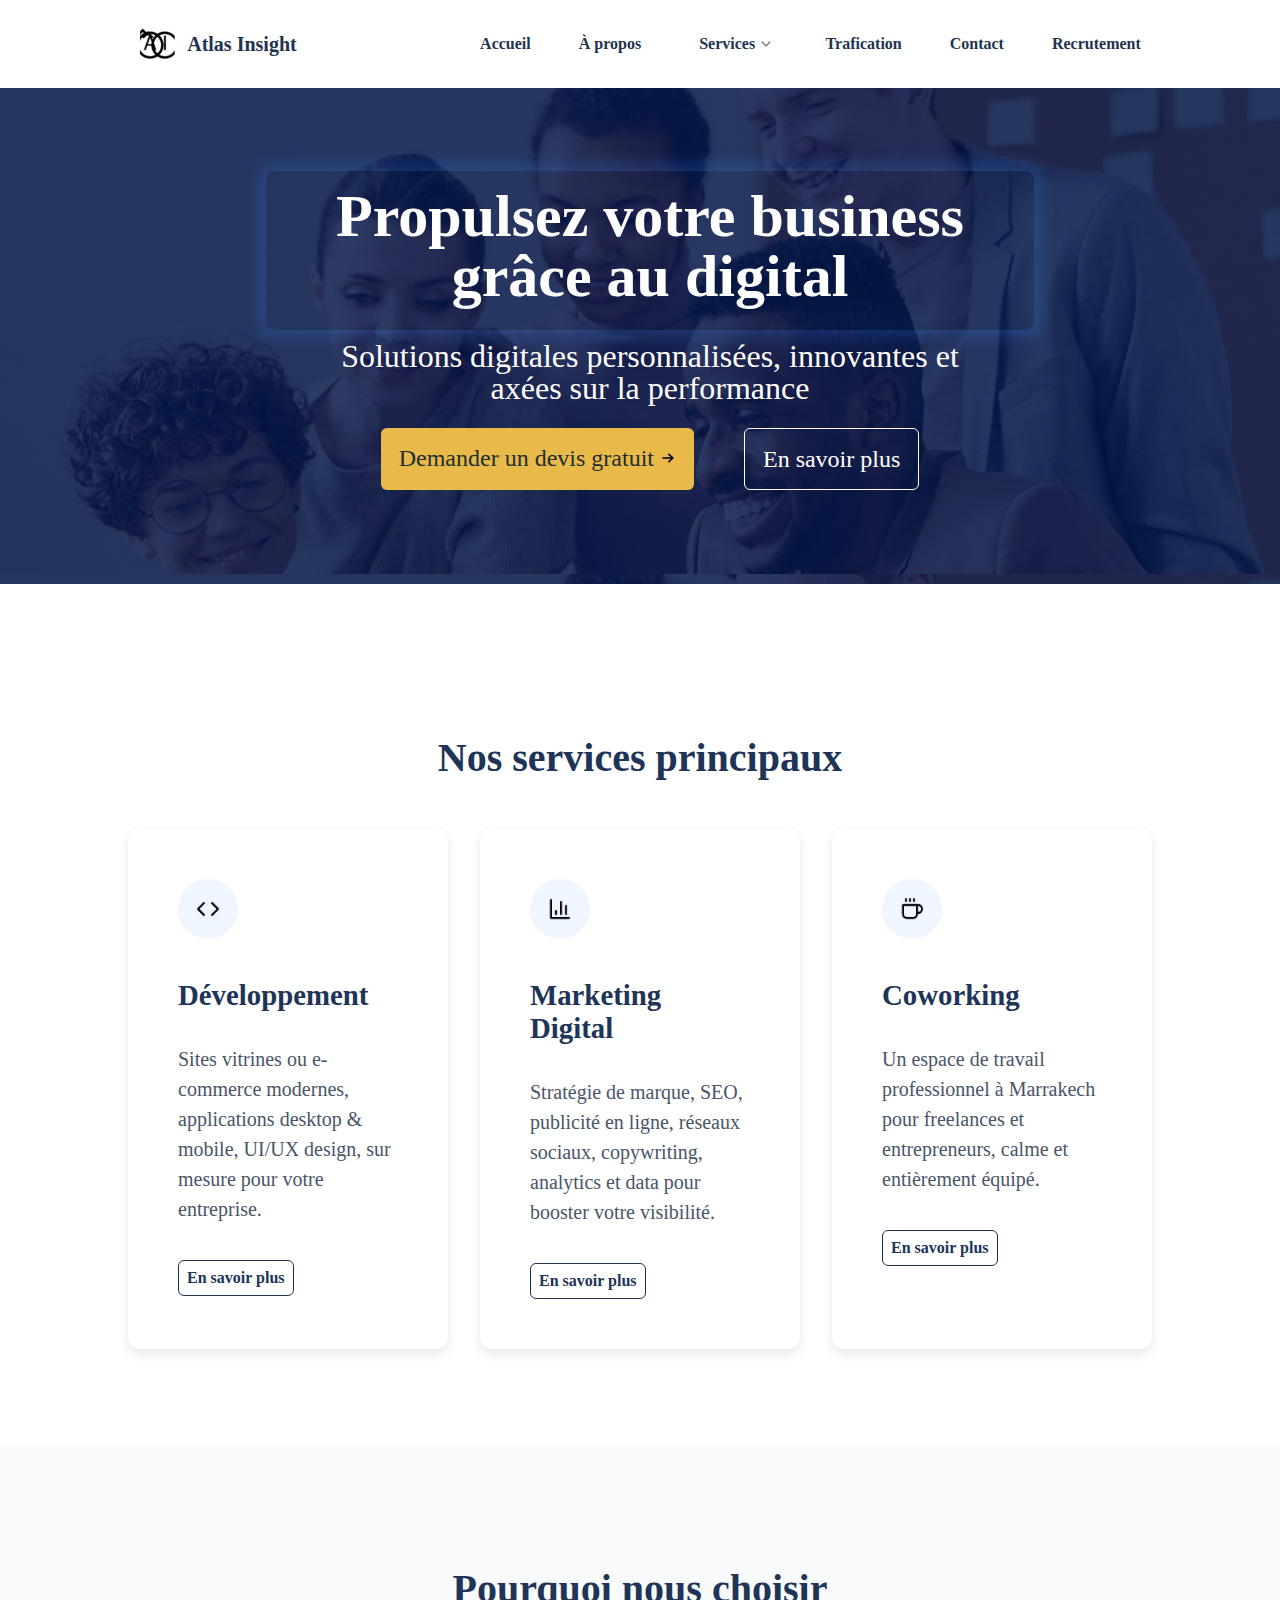
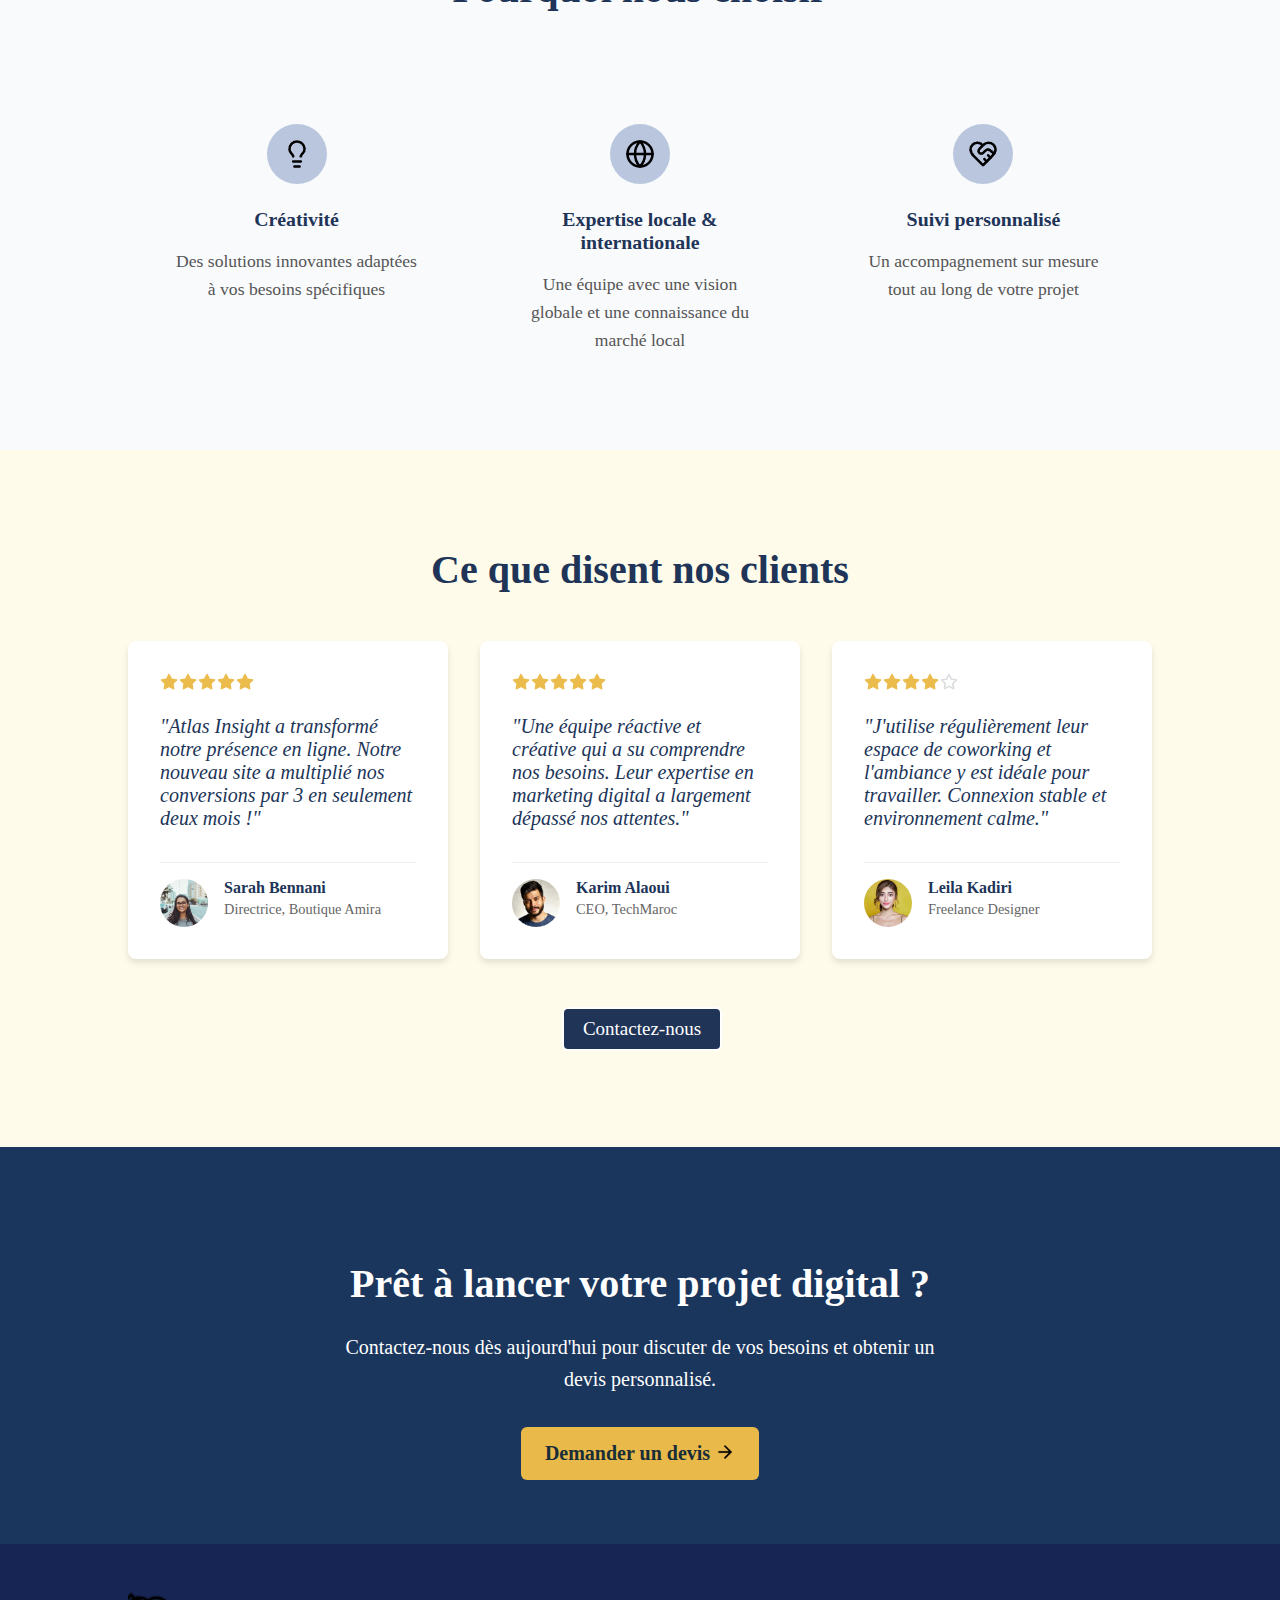
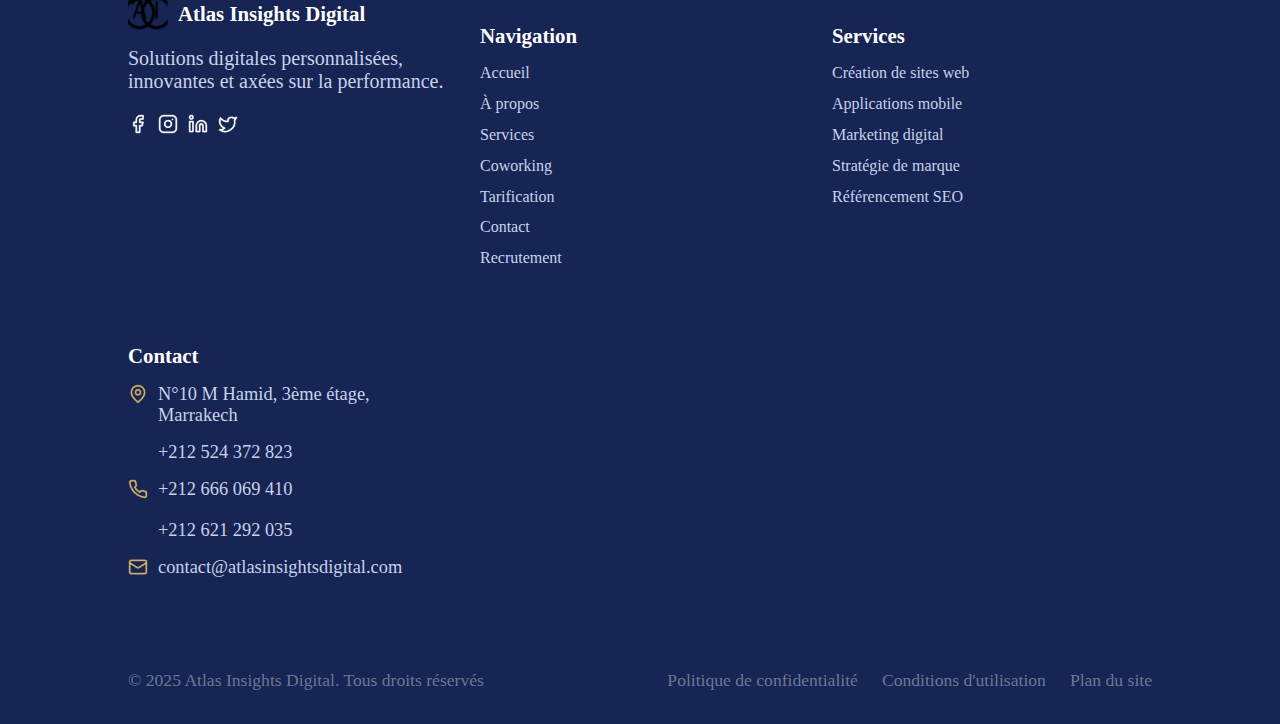
<file: index.html>
<!DOCTYPE html>
<html lang="en">
<head>
    <meta charset="UTF-8">
    <meta name="viewport" content="width=device-width, initial-scale=1.0">
    <title>AID Clone</title>
    <link rel="stylesheet" href="css/stylePages.css">
    <link rel="icon" type="image/png" href="images/favicon.png">

</head>
<body>
    <script src="javascript/script.js"></script>


                            <!--header -->
                    <div class="header-spacer"></div> 

    <header>
        <nav class="nav container">
            <div class="nav__data">
                <a class="logo" href="index.html">
                    <img src="images/AID_Logo (1).png">
                    <span class="logoText">Atlas Insight</span>
                </a>
                <div class="nav__toggle" id="nav-toggle">
                    <i><img src="images/menu.png" class="nav__menu_logo"></i>
                    <i><img src="images/close-menu.png" class="nav__close_logo"></i>
                </div>
            </div>
            <div class="nav__menu" id="nav-menu">
                <ul class="nav__list">
                <li ><a class="nav__link" href="index.html">Accueil</a></li>
                <li><a class="nav__link" href="pages/a-propos.html">À propos</a></li>
                <li class="dropdown__item">
                    <div class="nav__link_" id="nav_link-Id">
                    Services 
                    <img src="images/dropdown-down.png" width="12px" >
                    </div>
                    <ul class="dropdown__menu" id="dropdown-menu">
                        <li>
                            <a href="pages/services.html" class="dropdown__link">
                                Services
                            </a>
                        </li>
                        <li>
                            <a href="pages/coworking.html" class="dropdown__link">
                                Coworking        
                            </a>
                        </li>
                    </ul>
                </li>
                <li><a class="nav__link" href="pages/boutique.html">Trafication</a></li>
                <li><a class="nav__link" href="pages/contact.html">Contact</a></li>
                <li ><a class="nav__link" href="pages/recrutement.html">Recrutement</a></li>
            </ul>
            </div>
        </nav>
    </header>

                            <!--dive 1-->
                    <div class="header-spacer"></div> 



    <div class="hero-content overlay">
        <div class="title">
            <div class="animation">
            </div>
            <h1>Propulsez votre business grâce au digital</h1>
        </div>
        <div class="paraph">
                    <p>Solutions digitales personnalisées, innovantes et axées sur la performance</p>
        </div>
        <div class="buttons">
            <a class="A" href="pages/devis.html">Demander un devis gratuit <img src="images/right-arrow.png" ></a>
            <a class="B" href="pages/services.html">En savoir plus</a>
        </div>
    </div>


                            <!--div 2 -->
                    <div class="header-spacer"></div> 


<div class="hero2">
     <h1>Nos services principaux</h1>
    
    <div class="services-container">
        <div class="service-card">
            <div class="service-content">
                <div class="reason-icon_div2"> <img  src="images/dev_icon.png"></div>
                <h2>Développement</h2>
                <p>Sites vitrines ou e-commerce modernes, applications desktop & mobile, UI/UX design, sur mesure pour votre entreprise.</p>
                <a href="pages/services.html#dev" class="learn-more">En savoir plus</a>
            </div>
        </div>
        <div class="service-card">
            <div class="service-content">
                <div class="reason-icon_div2"> <img  src="images/marketing_icon.png"></div>
                <h2>Marketing Digital</h2>
                <p>Stratégie de marque, SEO, publicité en ligne, réseaux sociaux, copywriting, analytics et data pour booster votre visibilité.</p>
                <a href="pages/services.html#mark" class="learn-more">En savoir plus</a>
            </div>
        </div>
            <div class="service-card">
            <div class="service-content">
                <div class="reason-icon_div2"> <img  src="images/coworking_icon.png"></div>
                <h2>Coworking</h2>
                <p>Un espace de travail professionnel à Marrakech pour freelances et entrepreneurs, calme et entièrement équipé.</p>
                <a href="pages/coworking.html" class="learn-more">En savoir plus</a>
            </div>
        </div>
        
    </div>
</div>

                             <!--div 3 -->
                    <div class="header-spacer"></div> 


<section class="why-choose-us">
        <h1>Pourquoi nous choisir</h1>
        
        <div class="reasons-container">
            <div class="reason-card">
                <div class="reason-icon"><img src="images/light_boalb_icon.png" ></div>
                <h2>Créativité</h2>
                <p class="reason-text">Des solutions innovantes adaptées à vos besoins spécifiques</p>
            </div>
            
            <div class="reason-card">
                <div class="reason-icon"><img src="images/globale_icon.png" ></div>
                <h2>Expertise locale & internationale</h2>
                <p class="reason-text">Une équipe avec une vision globale et une connaissance du marché local</p>
            </div>
            
            <div class="reason-card">
                <div class="reason-icon"><img src="images/heart_handshake_icon.png" ></div>
                <h2>Suivi personnalisé</h2>
                <p class="reason-text">Un accompagnement sur mesure tout au long de votre projet</p>
            </div>
        </div>
    </section>

                            <!--div 4 -->
                    <div class="header-spacer"></div> 
                    
                    
                    
     <section class="testimonials">
        <h1>Ce que disent nos clients</h1>
        
        <div class="testimonials-container">
            <div class="testimonial-card">
                <div class="stars">
                <img style="width: 18px; height: 18px;" src="images/star_icon.png">
                <img style="width: 18px; height: 18px;" src="images/star_icon.png">
                <img style="width: 18px; height: 18px;" src="images/star_icon.png">
                <img style="width: 18px; height: 18px;" src="images/star_icon.png">
                <img style="width: 18px; height: 18px;" src="images/star_icon.png">
                </div>
                <p class="testimonial-text">"Atlas Insight a transformé notre présence en ligne. Notre nouveau site a multiplié nos conversions par 3 en seulement deux mois !"</p>
                <div class="client-info">
                    <img src="images/testimonial_photo1.png" >
                    <div>
                        <div class="client-name">Sarah Bennani</div>
                        <div class="client-title">Directrice, Boutique Amira</div>                       
                    </div>
                </div>
            </div>
            
            <div class="testimonial-card">
                <div class="stars">
                        <img style="width: 18px; height: 18px;" src="images/star_icon.png">
                        <img style="width: 18px; height: 18px;" src="images/star_icon.png">
                        <img style="width: 18px; height: 18px;" src="images/star_icon.png">
                        <img style="width: 18px; height: 18px;" src="images/star_icon.png">
                        <img style="width: 18px; height: 18px;" src="images/star_icon.png">
                </div>
                <p class="testimonial-text">"Une équipe réactive et créative qui a su comprendre nos besoins. Leur expertise en marketing digital a largement dépassé nos attentes."</p>
                <div class="client-info">
                    <img src="images/testimonial_photo2.jpeg" >
                    <div>
                        <div class="client-name">Karim Alaoui</div>
                        <div class="client-title">CEO, TechMaroc</div>
                    </div>
                    
                </div>
            </div>
            
            <div class="testimonial-card">
                <div class="stars">
                    <img style="width: 18px; height: 18px;" src="images/star_icon.png">
                    <img style="width: 18px; height: 18px;" src="images/star_icon.png">
                    <img style="width: 18px; height: 18px;" src="images/star_icon.png">
                    <img style="width: 18px; height: 18px;" src="images/star_icon.png">
                    <img style="width: 18px; height: 18px;" src="images/empty_star_icon.png">
                </div>
                <p class="testimonial-text">"J'utilise régulièrement leur espace de coworking et l'ambiance y est idéale pour travailler. Connexion stable et environnement calme."</p>
                <div class="client-info">
                    <img src="images/testimonial_photo3.png" >
                    <div>
                        <div class="client-name">Leila Kadiri</div>
                        <div class="client-title">Freelance Designer</div>
                    </div>
                </div>
            </div>
        </div>
        
        <div class="contact-btn">
            <a href="pages/contact.html" style="color: white;">Contactez-nous</a>
        </div>
    </section>
    
                            <!--div 5 -->
                    <div class="header-spacer"></div>
                    
    
    
    <section class="DUD-section">
        <h1>Prêt à lancer votre projet digital ?</h1>
        <p>Contactez-nous dès aujourd'hui pour discuter de vos besoins et obtenir un devis personnalisé.</p>
        <a href="pages/devis.html" class="DUD-button">Demander un devis <img src="images/arrow_right.png" style="width: 20px; height: 20px; "></a>
    </section>

                            <!--footer -->
                    <div class="header-spacer"></div>


    <footer class="footer">
        <div class="footer-container">
            <div class="footer-brand">
               <div class="bott_logo" >
                <img src="images/AID_Logo (1).png">
                <h1>Atlas Insights Digital</h1>
               </div>
                <p>Solutions digitales personnalisées, innovantes et axées sur la performance.</p>
                <div class="sm-links">
                    <a href=""><img src="images/facebook_icon.png" style="width: 20px; height: 20px; "></a>
                    <a href=""><img src="images/insta_icon.png" style="width: 20px; height: 20px; "></a>
                    <a href=""><img src="images/linkedin_icon.png" style="width: 20px; height: 20px; "></a>
                    <a href=""><img src="images/twitter_icon.png" style="width: 20px; height: 20px; "></a>
                </div>
            </div>
            
            <div class="footer-section">
                <h2>Navigation</h2>
                <ul class="footer-links">
                    <li><a href="index.html">Accueil</a></li>
                    <li><a href="pages/a-propos.html">À propos</a></li>
                    <li><a href="pages/services.html">Services</a></li>
                    <li><a href="pages/coworking.html">Coworking</a></li>
                    <li><a href="pages/boutique.htmp">Tarification</a></li>
                    <li><a href="pages/contact.html">Contact</a></li>
                    <li><a href="pages/recrutement.html">Recrutement</a></li>

                </ul>
            </div>
            
            <div class="footer-section">
                <h2>Services</h2>
                <ul class="footer-links">
                    <li><a href="pages/services.html#dev">Création de sites web</a></li>
                    <li><a href="pages/services.html#dev">Applications mobile</a></li>
                    <li><a href="pages/services.html#mark">Marketing digital</a></li>
                    <li><a href="pages/services.html#mark">Stratégie de marque</a></li>
                    <li><a href="pages/services.html#mark">Référencement SEO</a></li>
                </ul>
            </div>
            
            <div class="footer-section">
                <h2>Contact</h2>
                <ul class="contact-info">
                    <li>
                        <span><img src="images/local_icon.png" style="width: 20px;height: 20px; margin-right: 10px;"></span>
                        <div>N°10 M Hamid, 3ème étage, Marrakech</div>
                    </li>
                    <li>
                        <div style="padding-left: 30px;">+212 524 372 823</div>
                    </li>
                    <li>
                        <span><img src="images/phone_icon.png" style="width: 20px;height: 20px; margin-right: 10px;"></span>
                        <div>+212 666 069 410</div>
                    </li>
                    <li>
                        <div style="padding-left: 30px;">+212 621 292 035</div>
                    </li>
                    <li>
                        <span><img src="images/email_icon.png" style="width: 20px;height: 20px; margin-right: 10px;"></span>
                        <div><a href="mailto:contact@atlasinsightsdigital.com" style="color: #c7d2ec;;">contact@atlasinsightsdigital.com</a></div>
                    </li>
                </ul>
            </div>
        </div>
        
        <div class="footer-bottom">
            <p class="copyright">© 2025 Atlas Insights Digital. Tous droits réservés</p>
            <div class="footer-links-horizontal">
                <a href="pages/privacy.html">Politique de confidentialité</a>
                <a href="pages/terms.html">Conditions d'utilisation</a>
                <a href="pages/sitemap.html">Plan du site</a>
            </div>
        </div>
    </footer>
</body>
</html>
</file>
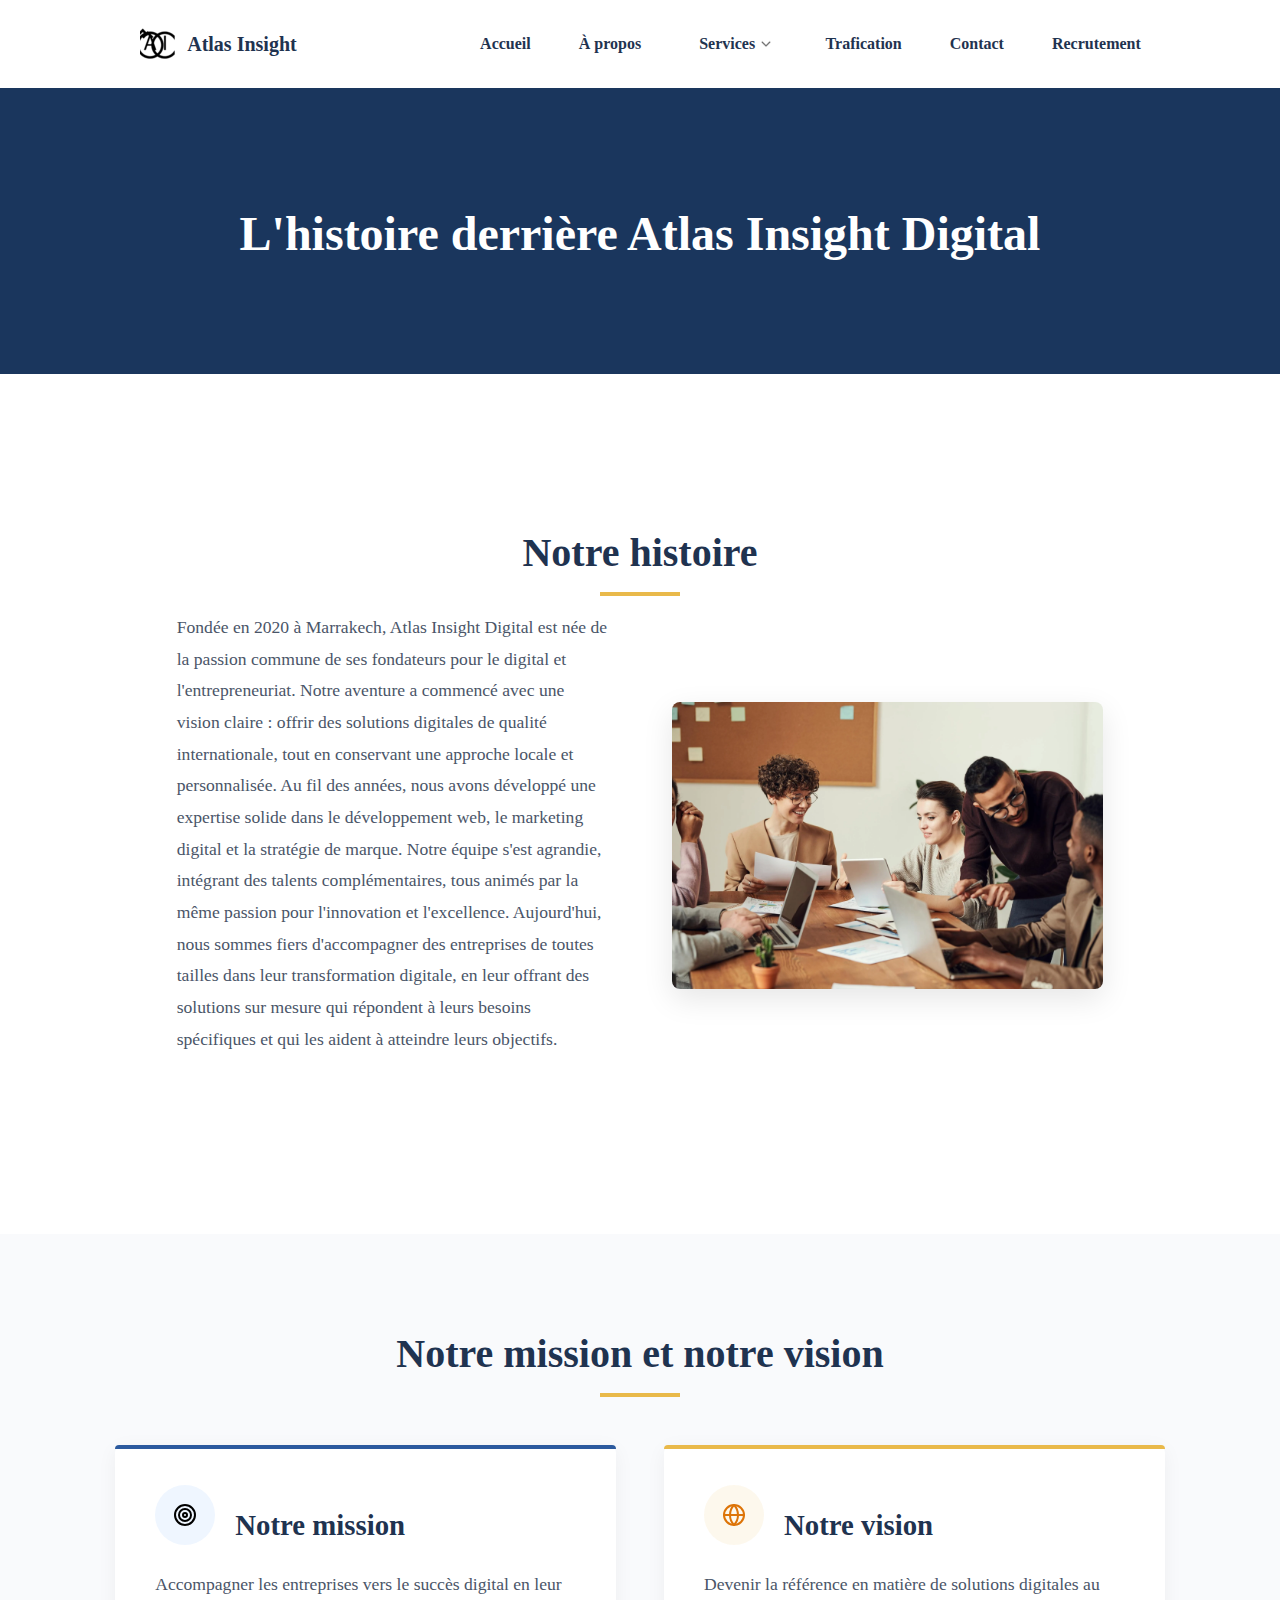
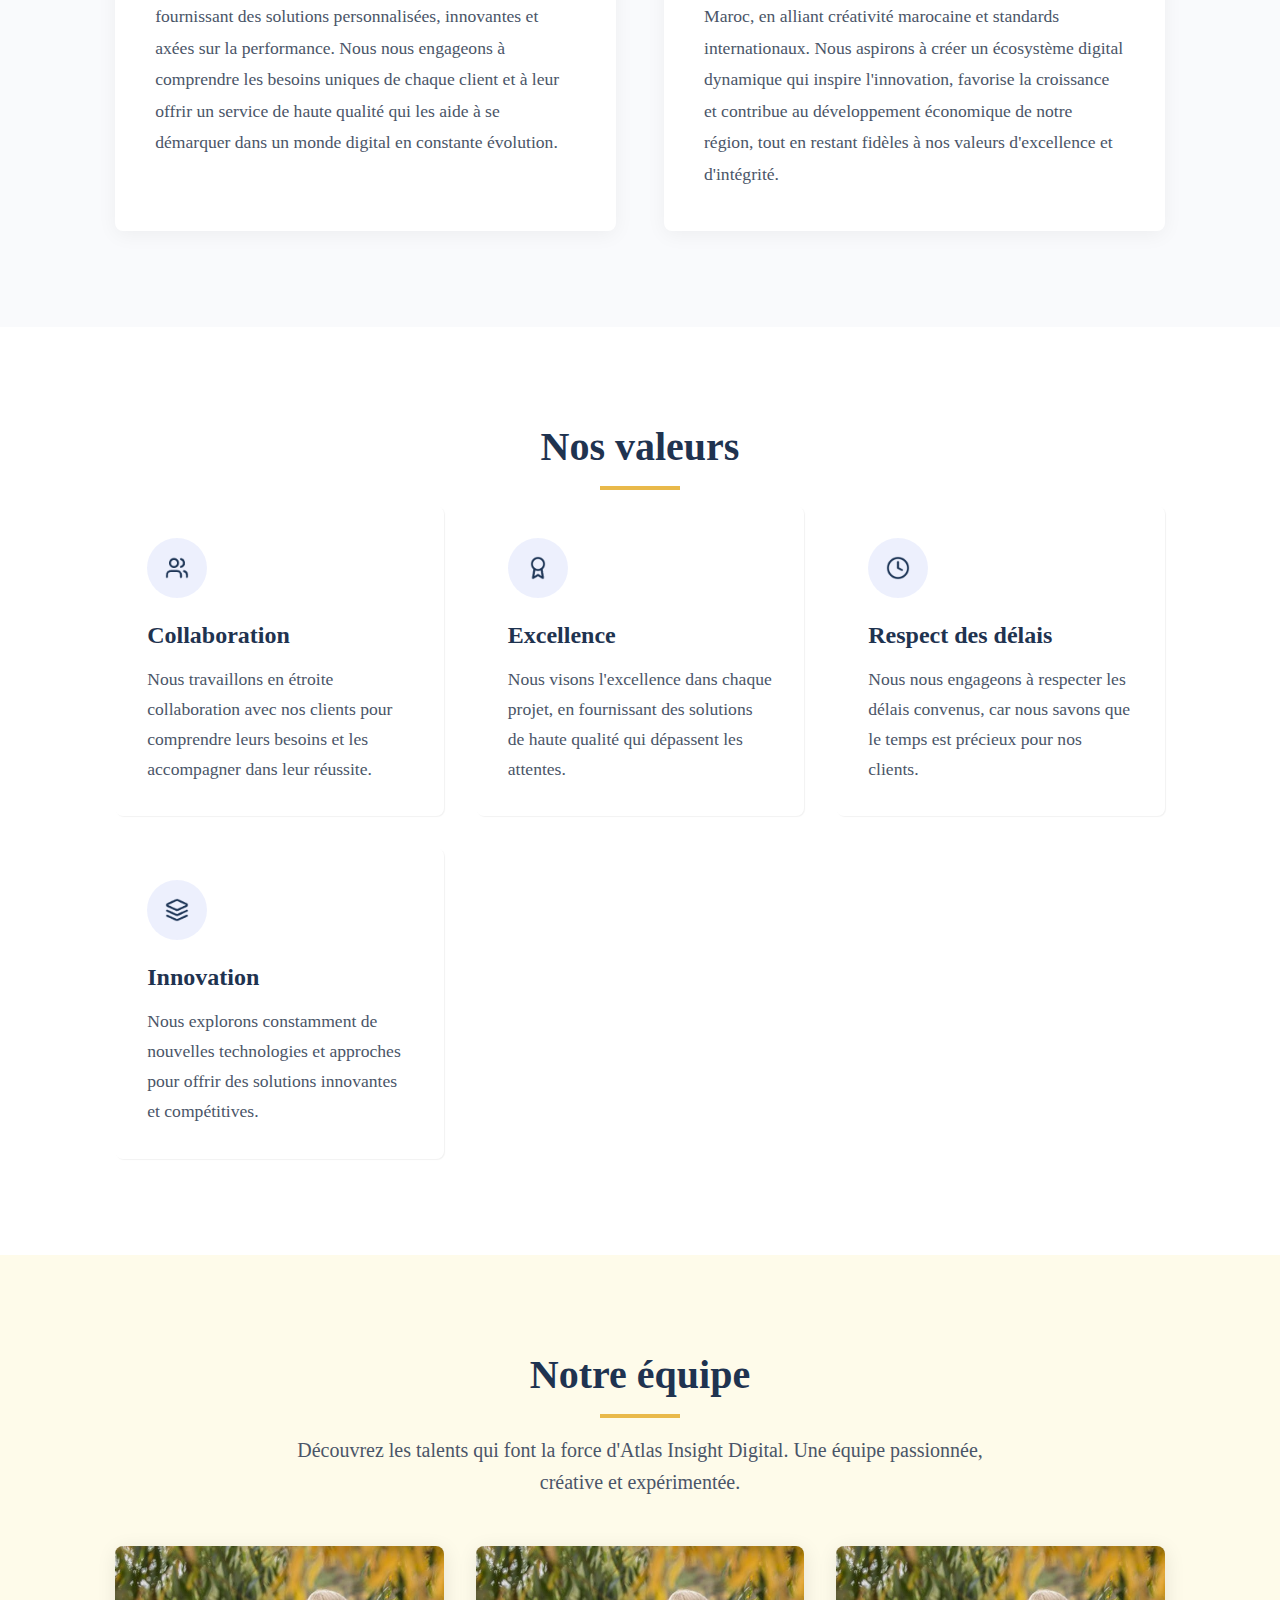
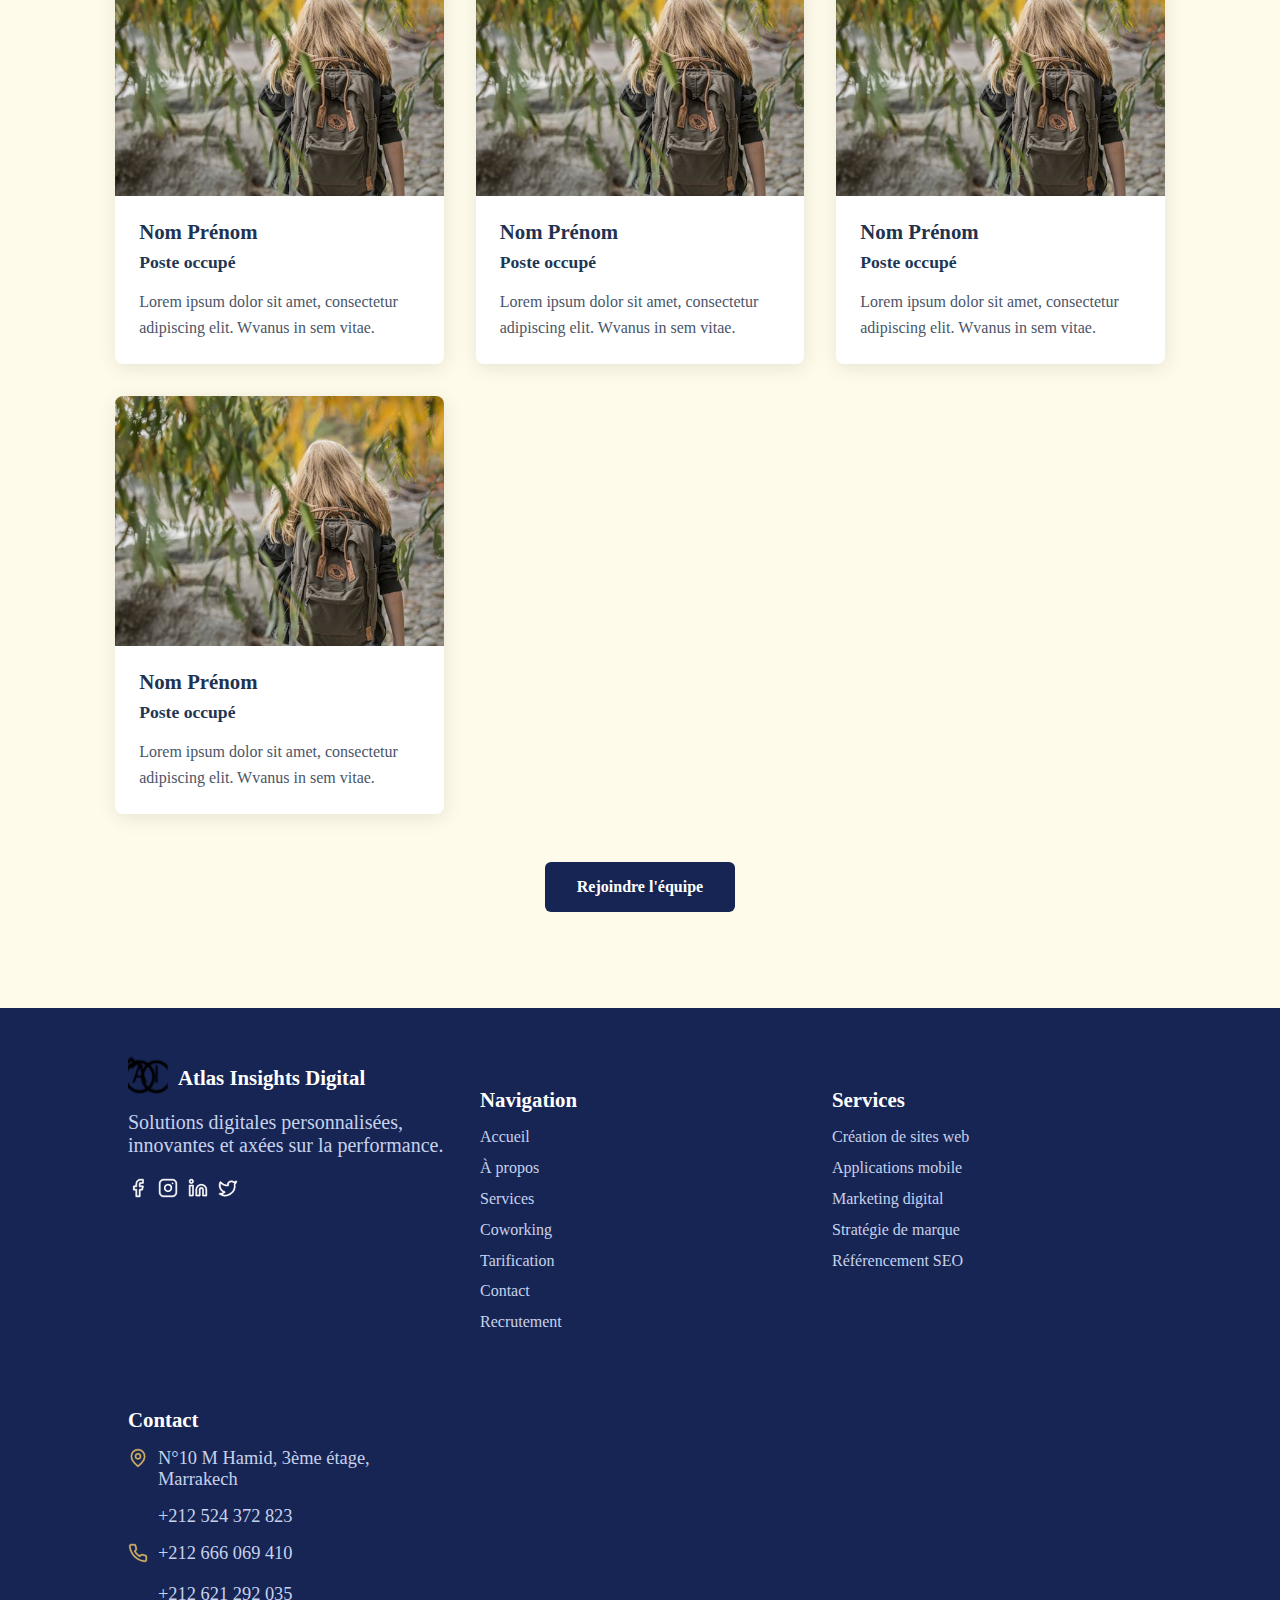
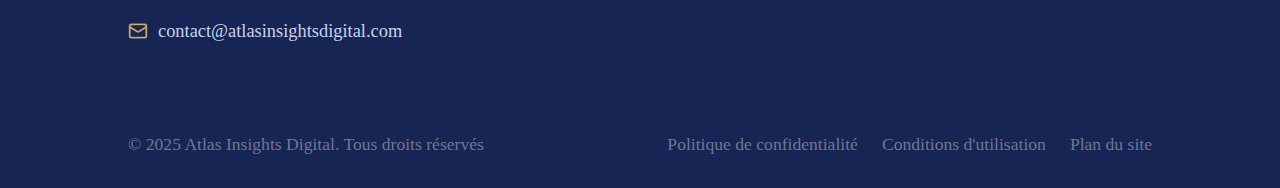
<file: pages/a-propos.html>
<!DOCTYPE html>
<html lang="en">
<head>
    <meta charset="UTF-8">
    <meta name="viewport" content="width=device-width, initial-scale=1.0">
    <title>AID Clone</title>
    <link rel="stylesheet" href="../css/a-propos.css">
    <link rel="icon" type="image/png" href="../images/favicon.png">

</head>
<body>
    <script src="../javascript/script.js"></script>


                            <!--header -->
                    <div class="header-spacer"></div> 

    <header>
        <nav class="nav container">
            <div class="nav__data">
                <a class="logo" href="../index.html">
                    <img src="../images/AID_Logo (1).png">
                    <span class="logoText">Atlas Insight</span>
                </a>
                <div class="nav__toggle" id="nav-toggle">
                    <i><img src="../images/menu.png" class="nav__menu_logo"></i>
                    <i><img src="../images/close-menu.png" class="nav__close_logo"></i>
                </div>
            </div>
            <div class="nav__menu" id="nav-menu">
                <ul class="nav__list">
                <li ><a class="nav__link" href="../index.html">Accueil</a></li>
                <li><a class="nav__link"1 href="a-propos.html">À propos</a></li>
                <li class="dropdown__item">
                    <div class="nav__link_" id="nav_link-Id">
                    Services 
                    <img src="../images/dropdown-down.png" width="12px" >
                    </div>
                    <ul class="dropdown__menu" id="dropdown-menu">
                        <li>
                            <a href="services.html" class="dropdown__link">
                                Services
                            </a>
                        </li>
                        <li>
                            <a href="coworking.html" class="dropdown__link">
                                Coworking        
                            </a>
                        </li>
                    </ul>
                </li>
                <li><a class="nav__link" href="boutique.html">Trafication</a></li>
                <li><a class="nav__link" href="contact.html">Contact</a></li>
                <li ><a class="nav__link" href="recrutement.html">Recrutement</a></li>
            </ul>
            </div>
        </nav>
    </header>

                            <!--dive 1-->
                    <div class="header-spacer"></div>

    <section class="div1">
        <div>
            <h1>
                L'histoire derrière Atlas Insight Digital
            </h1>
        </div>
    </section>

                            <!--div 2 -->
                    <div class="header-spacer"></div> 
                    
    <section class="history-section">
        <div class="container">
            <h2 class="section-title">Notre histoire</h2>
            <div class="history-content">
                <div class="history-text">
                    <p class="history-paragraph">Fondée en 2020 à Marrakech, Atlas Insight Digital est née de la passion commune de ses fondateurs pour le digital et l'entrepreneuriat. Notre aventure a commencé avec une vision claire : offrir des solutions digitales de qualité internationale, tout en conservant une approche locale et personnalisée.
                        Au fil des années, nous avons développé une expertise solide dans le développement web, le marketing digital et la stratégie de marque. Notre équipe s'est agrandie, intégrant des talents complémentaires, tous animés par la même passion pour l'innovation et l'excellence.
                        Aujourd'hui, nous sommes fiers d'accompagner des entreprises de toutes tailles dans leur transformation digitale, en leur offrant des solutions sur mesure qui répondent à leurs besoins spécifiques et qui les aident à atteindre leurs objectifs.
                    </p>
                </div>
                <div class="history-image">
                    <img src="../images/a-propos_img.png">
                </div>
            </div>
        </div>
    </section>

                             <!--div 3 -->
                    <div class="header-spacer"></div> 


    <section class="mission-vision-section">
    <div class="container">
        <h1 class="main-title">Notre mission et notre vision</h1>
        
        <div class="mv-grid">
            <div class="mv-card mission">
                <div class="column">
                    <div class="mv-icon1">
                        <svg xmlns="http://www.w3.org/2000/svg" width="24" height="24" viewBox="0 0 24 24" fill="none" stroke="currentColor" stroke-width="2" stroke-linecap="round" stroke-linejoin="round" class="lucide lucide-target text-primary-600"><circle cx="12" cy="12" r="10"></circle><circle cx="12" cy="12" r="6"></circle><circle cx="12" cy="12" r="2"></circle></svg>
                        </div>
                        <h2 class="mv-title">Notre mission</h2>
                    </div>
                     <p class="mv-text">Accompagner les entreprises vers le succès digital en leur fournissant des solutions personnalisées, innovantes et axées sur la performance. Nous nous engageons à comprendre les besoins uniques de chaque client et à leur offrir un service de haute qualité qui les aide à se démarquer dans un monde digital en constante évolution.</p>
            </div>
            
            <div class="mv-card vision">
                <div class="column">
                    <div class="mv-icon">
                        <svg xmlns="http://www.w3.org/2000/svg" width="24" height="24" viewBox="0 0 24 24" fill="none" stroke="#dd7408" stroke-width="2" stroke-linecap="round" stroke-linejoin="round" class="lucide lucide-globe text-secondary-600"><circle cx="12" cy="12" r="10"></circle><path d="M12 2a14.5 14.5 0 0 0 0 20 14.5 14.5 0 0 0 0-20"></path><path d="M2 12h20"></path></svg>
                    </div>
                    <h2 class="mv-title">Notre vision</h2>
                </div>
                <p class="mv-text">Devenir la référence en matière de solutions digitales au Maroc, en alliant créativité marocaine et standards internationaux. Nous aspirons à créer un écosystème digital dynamique qui inspire l'innovation, favorise la croissance et contribue au développement économique de notre région, tout en restant fidèles à nos valeurs d'excellence et d'intégrité.</p>
            </div>
        </div>
    </div>
</section>


                            <!--div 4 -->
                    <div class="header-spacer"></div> 
                    
                    
    <section class="values-section">
    <div class="values-section_container">
        <h1 class="section-title">Nos valeurs</h1>
        
        <div class="values-grid">
            
            <div class="value-card">
                <div class="value-icon" style="background-color: rgba(74, 108, 233, 0.1);">
                    <img src="../images/collab_icon.png">
                </div>
                <h2 class="value-title">Collaboration</h2>
                <p class="value-description">Nous travaillons en étroite collaboration avec nos clients pour comprendre leurs besoins et les accompagner dans leur réussite.</p>
            </div>
            
           
            <div class="value-card">
                <div class="value-icon" style="background-color: rgba(74, 108, 233, 0.1);">
                    <img src="../images/exellence_icon.png" >
                </div>
                <h2 class="value-title">Excellence</h2>
                <p class="value-description">Nous visons l'excellence dans chaque projet, en fournissant des solutions de haute qualité qui dépassent les attentes.</p>
            </div>
            
            
            <div class="value-card">
                <div class="value-icon" style="background-color: rgba(74, 108, 233, 0.1);">
                    <img src="../images/time_icone.png">
                </div>
                <h2 class="value-title">Respect des délais</h2>
                <p class="value-description">Nous nous engageons à respecter les délais convenus, car nous savons que le temps est précieux pour nos clients.</p>
            </div>
            
            
            <div class="value-card">
                <div class="value-icon" style="background-color:rgba(74, 108, 233, 0.1);">
                    <img src="../images/layers_icon.png" >
                </div>
                <h2 class="value-title">Innovation</h2>
                <p class="value-description">Nous explorons constamment de nouvelles technologies et approches pour offrir des solutions innovantes et compétitives.</p>
            </div>
        </div>
    </div>
</section>    
    

                            <!--div 5 -->
                    <div class="header-spacer"></div>
                    
    
    <section class="team-section">
        <div class="container">
            <h1 class="section-title">Notre équipe</h1>
            <p class="section-subtitle">Découvrez les talents qui font la force d'Atlas Insight Digital. Une équipe passionnée, créative et expérimentée.</p>
            
            <div class="team-grid">

                <div class="team-card">
                    <div class="team-photo">
                        <img src="../images/random_person.png">
                    </div>
                    <div class="team-info">
                        <h3 class="team-name">Nom Prénom</h3>
                        <p class="team-position">Poste occupé</p>
                        <p class="team-bio">Lorem ipsum dolor sit amet, consectetur adipiscing elit. Wvanus in sem vitae.</p>
                    </div>
                </div>
                
                <div class="team-card">
                    <div class="team-photo">
                        <img src="../images/random_person.png">
                    </div>
                    <div class="team-info">
                        <h3 class="team-name">Nom Prénom</h3>
                        <p class="team-position">Poste occupé</p>
                        <p class="team-bio">Lorem ipsum dolor sit amet, consectetur adipiscing elit. Wvanus in sem vitae.</p>
                    </div>
                </div>
                
                <div class="team-card">
                    <div class="team-photo">
                        <img src="../images/random_person.png">
                    </div>
                    <div class="team-info">
                        <h3 class="team-name">Nom Prénom</h3>
                        <p class="team-position">Poste occupé</p>
                        <p class="team-bio">Lorem ipsum dolor sit amet, consectetur adipiscing elit. Wvanus in sem vitae.</p>
                    </div>
                </div>

                <div class="team-card">
                    <div class="team-photo">
                        <img src="../images/random_person.png">
                    </div>
                    <div class="team-info">
                        <h3 class="team-name">Nom Prénom</h3>
                        <p class="team-position">Poste occupé</p>
                        <p class="team-bio">Lorem ipsum dolor sit amet, consectetur adipiscing elit. Wvanus in sem vitae.</p>
                    </div>
                </div>
            </div>
            
            <div class="join-team">
                <a href="recrutement.html#rec" class="join-button">Rejoindre l'équipe</a>
            </div>
        </div>
    </section>



                            <!--footer -->
                    <div class="header-spacer"></div>


    <footer class="footer">
        <div class="footer-container">
            <div class="footer-brand">
               <div class="bott_logo" >
                <img src="../images/AID_Logo (1).png">
                <h1>Atlas Insights Digital</h1>
               </div>
                <p>Solutions digitales personnalisées, innovantes et axées sur la performance.</p>
                <div class="sm-links">
                    <a href=""><img src="../images/facebook_icon.png" style="width: 20px; height: 20px; "></a>
                    <a href=""><img src="../images/insta_icon.png" style="width: 20px; height: 20px; "></a>
                    <a href=""><img src="../images/linkedin_icon.png" style="width: 20px; height: 20px; "></a>
                    <a href=""><img src="../images/twitter_icon.png" style="width: 20px; height: 20px; "></a>
                </div>
            </div>
            
            <div class="footer-section">
                <h2>Navigation</h2>
                <ul class="footer-links">
                    <li><a href="/">Accueil</a></li>
                    <li><a href="a-propos.html">À propos</a></li>
                    <li><a href="services.html">Services</a></li>
                    <li><a href="coworking.html">Coworking</a></li>
                    <li><a href="boutique.htmp">Tarification</a></li>
                    <li><a href="contact.html">Contact</a></li>
                    <li><a href="recrutement.html">Recrutement</a></li>

                </ul>
            </div>
            
            <div class="footer-section">
                <h2>Services</h2>
                <ul class="footer-links">
                    <li><a href="services.html#dev">Création de sites web</a></li>
                    <li><a href="services.html#dev">Applications mobile</a></li>
                    <li><a href="services.html#mark">Marketing digital</a></li>
                    <li><a href="services.html#mark">Stratégie de marque</a></li>
                    <li><a href="services.html#mark">Référencement SEO</a></li>
                </ul>
            </div>
            
            <div class="footer-section">
                <h2>Contact</h2>
                <ul class="contact-info">
                    <li>
                        <span><img src="../images/local_icon.png" style="width: 20px;height: 20px; margin-right: 10px;"></span>
                        <div>N°10 M Hamid, 3ème étage, Marrakech</div>
                    </li>
                    <li>
                        <div style="padding-left: 30px;">+212 524 372 823</div>
                    </li>
                    <li>
                        <span><img src="../images/phone_icon.png" style="width: 20px;height: 20px; margin-right: 10px;"></span>
                        <div>+212 666 069 410</div>
                    </li>
                    <li>
                        <div style="padding-left: 30px;">+212 621 292 035</div>
                    </li>
                    <li>
                        <span><img src="../images/email_icon.png" style="width: 20px;height: 20px; margin-right: 10px;"></span>
                        <div><a href="mailto:contact@atlasinsightsdigital.com" style="color: #c7d2ec;;">contact@atlasinsightsdigital.com</a></div>
                    </li>
                </ul>
            </div>
        </div>
        
        <div class="footer-bottom">
            <p class="copyright">© 2025 Atlas Insights Digital. Tous droits réservés</p>
            <div class="footer-links-horizontal">
                <a href="privacy.html">Politique de confidentialité</a>
                <a href="terms.html">Conditions d'utilisation</a>
                <a href="sitemap.html">Plan du site</a>
            </div>
        </div>
    </footer>
</body>
</html>
</file>
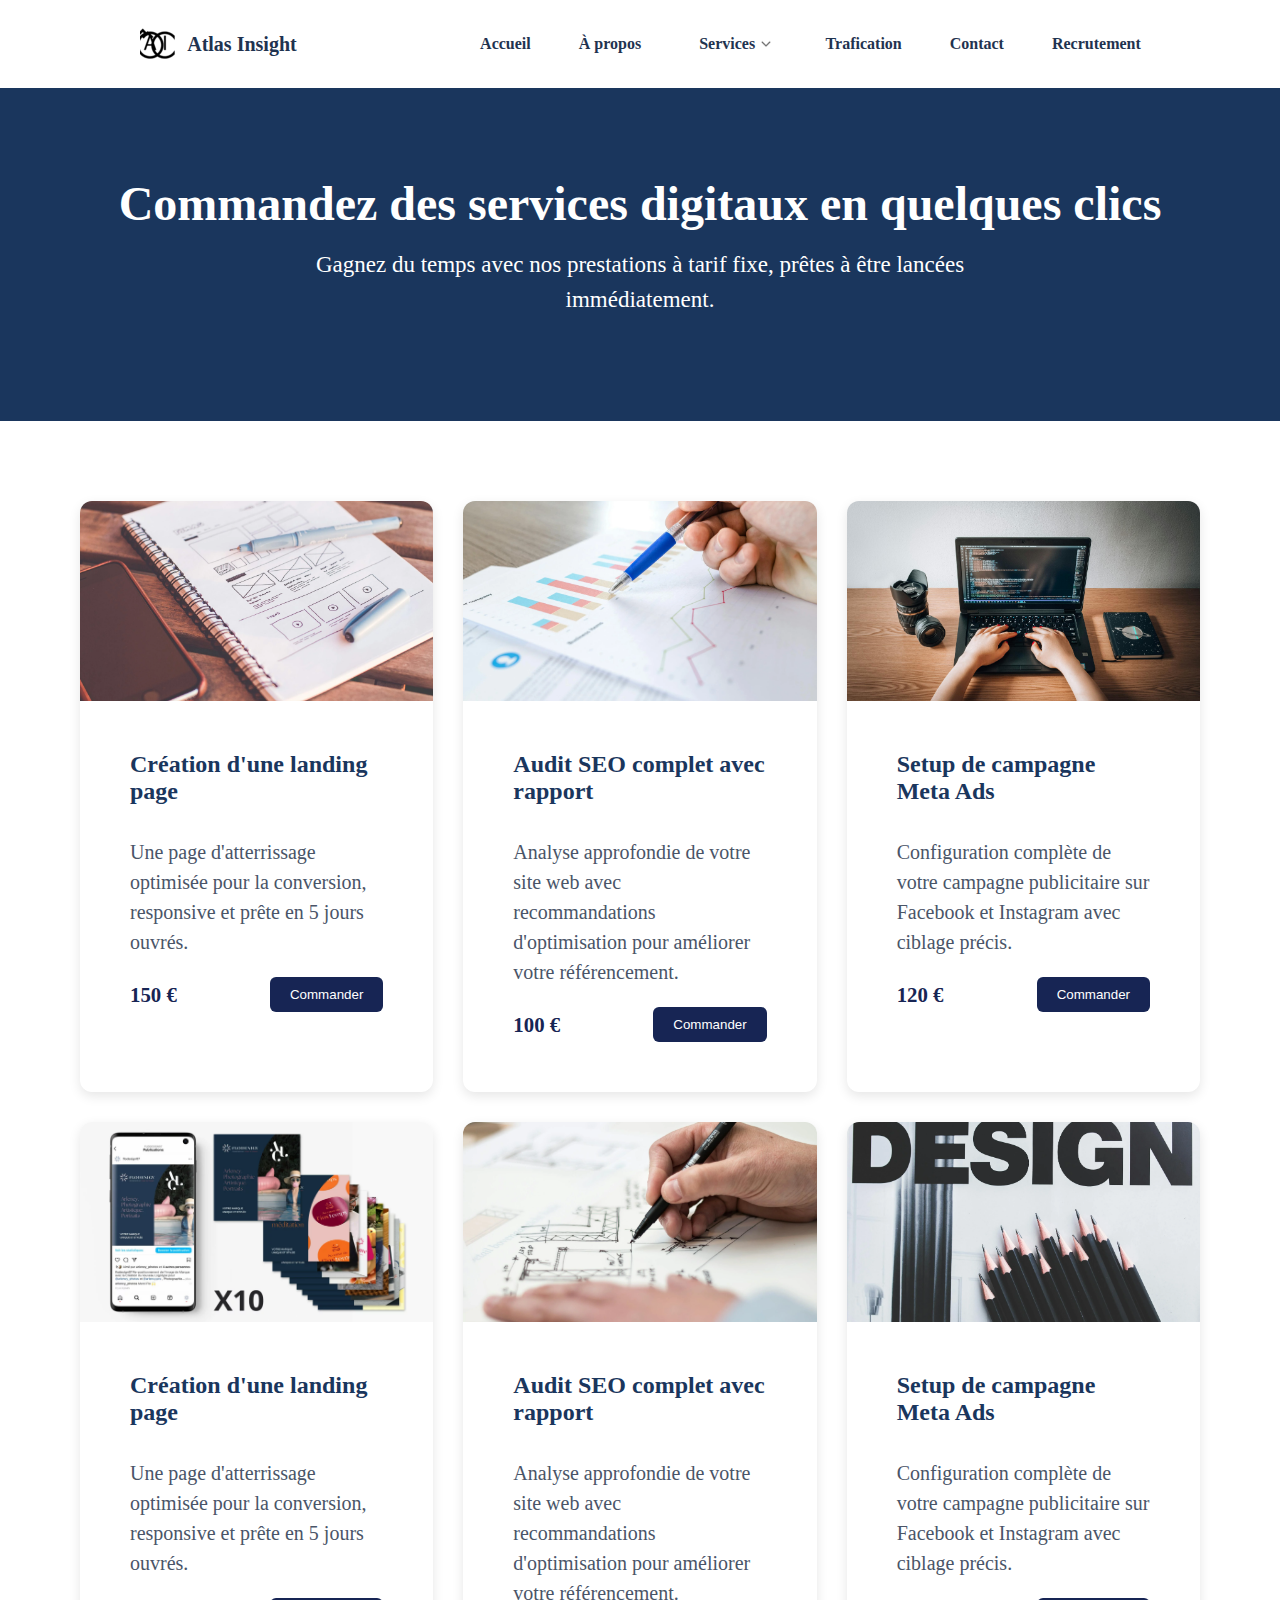
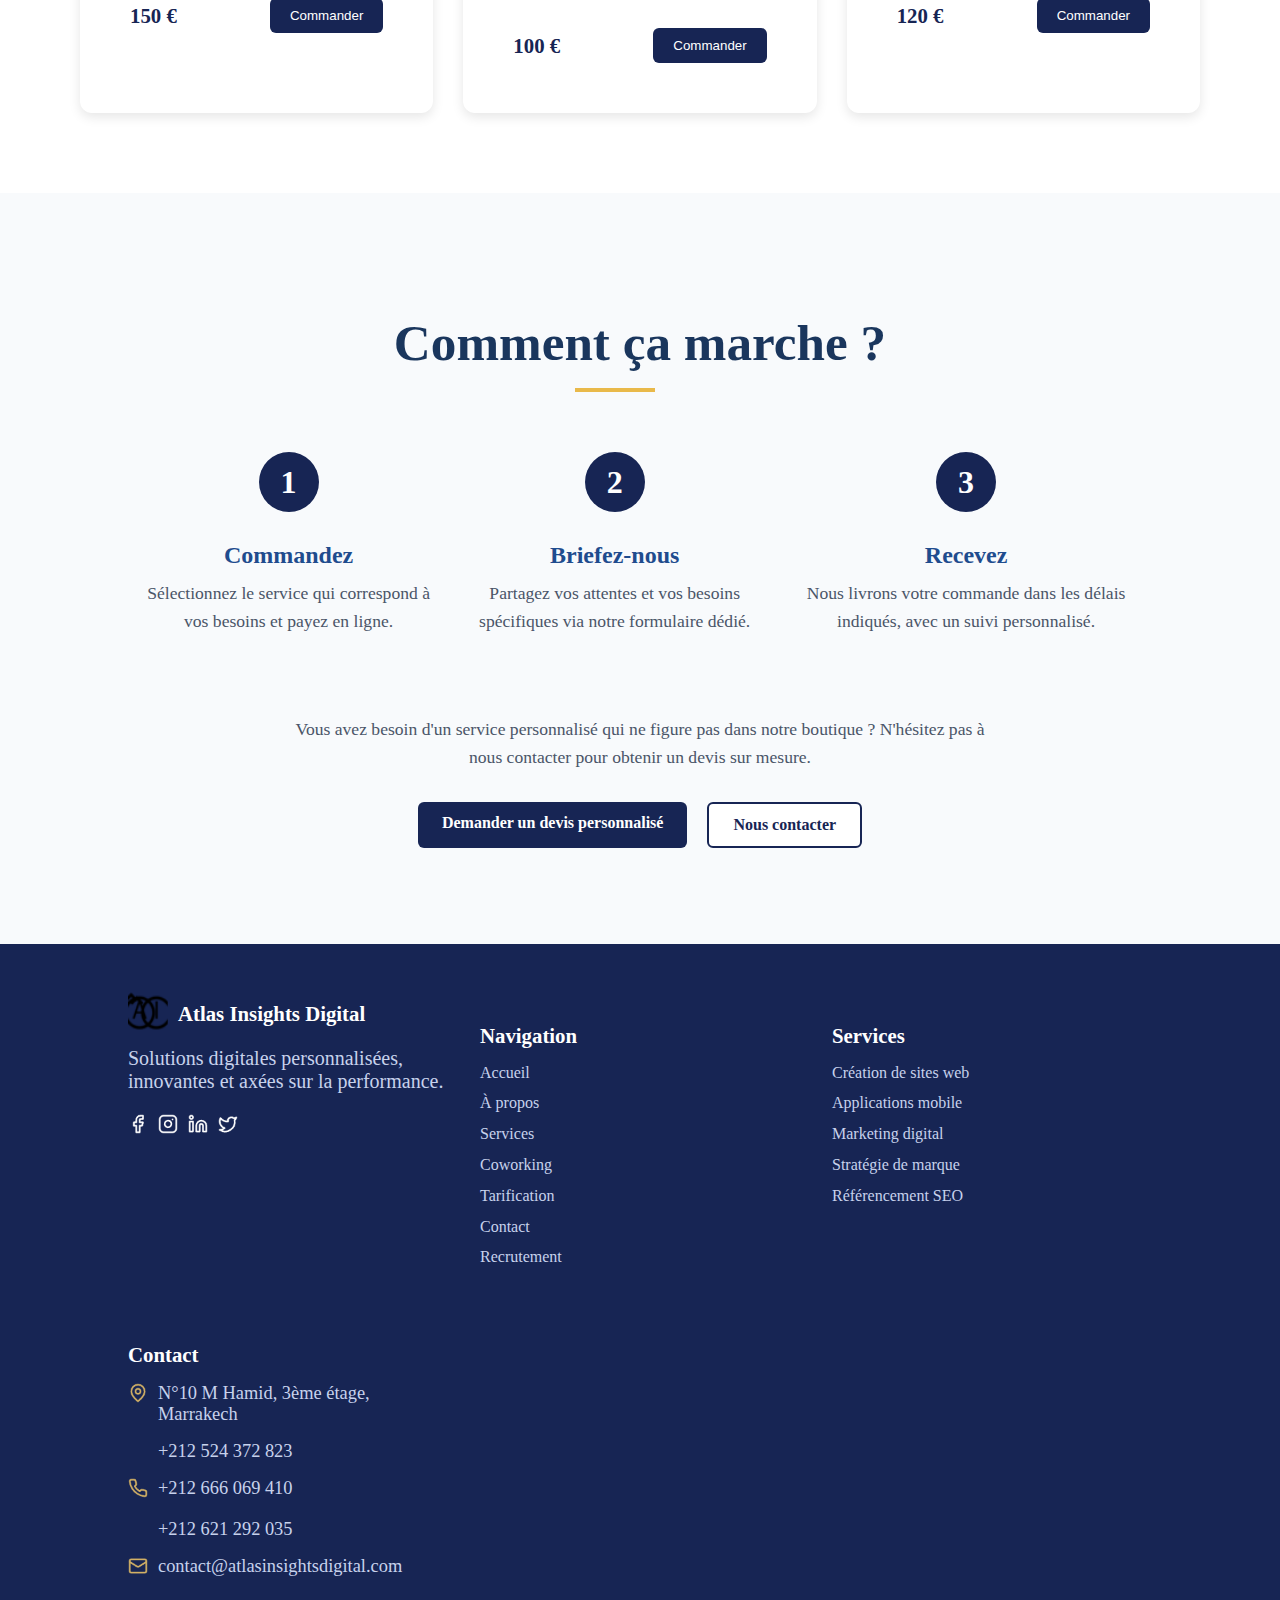
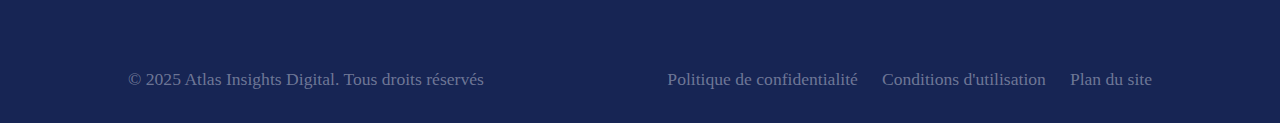
<file: pages/boutique.html>
<!DOCTYPE html>
<html lang="en">
<head>
    <meta charset="UTF-8">
    <meta name="viewport" content="width=device-width, initial-scale=1.0">
    <title>AID Clone</title>
    <link rel="stylesheet" href="../css/stylePages.css">
    <link rel="icon" type="image/png" href="../images/favicon.png">

</head>
<body>
    <script src="../javascript/script.js"></script>


                            <!--header -->
                    <div class="header-spacer"></div> 

    <header>
        <nav class="nav container">
            <div class="nav__data">
                <a class="logo" href="../index.html">
                    <img src="../images/AID_Logo (1).png">
                    <span class="logoText">Atlas Insight</span>
                </a>
                <div class="nav__toggle" id="nav-toggle">
                    <i><img src="../images/menu.png" class="nav__menu_logo"></i>
                    <i><img src="../images/close-menu.png" class="nav__close_logo"></i>
                </div>
            </div>
            <div class="nav__menu" id="nav-menu">
                <ul class="nav__list">
                <li ><a class="nav__link" href="../index.html">Accueil</a></li>
                <li><a class="nav__link"1 href="a-propos.html">À propos</a></li>
                <li class="dropdown__item">
                    <div class="nav__link_" id="nav_link-Id">
                    Services 
                    <img src="../images/dropdown-down.png" width="12px" >
                    </div>
                    <ul class="dropdown__menu" id="dropdown-menu">
                        <li>
                            <a href="services.html" class="dropdown__link">
                                Services
                            </a>
                        </li>
                        <li>
                            <a href="coworking.html" class="dropdown__link">
                                Coworking        
                            </a>
                        </li>
                    </ul>
                </li>
                <li><a class="nav__link" href="boutique.html">Trafication</a></li>
                <li><a class="nav__link" href="contact.html">Contact</a></li>
                <li ><a class="nav__link" href="recrutement.html">Recrutement</a></li>
            </ul>
            </div>
        </nav>
    </header>

                            <!--dive 1-->
                    <div class="header-spacer"></div> 


        <section class="div1_trafication">
        <div class="div1_trafication_content">
            <h1>
                Commandez des services digitaux en quelques clics
            </h1>
                <p>Gagnez du temps avec nos prestations à tarif fixe, prêtes à être lancées immédiatement.</p>
        </div>
    </section>


                            <!--div 2 -->
                    <div class="header-spacer"></div> 

    <div class="services-section" id="offre">

        <div class="service-card">
            <div class="service-image-container">
            <img src="../images/boutique_1.png" class="service-image">
            </div>
            <div class="service-content">
            <div style="position:relative; top:0px;">
                <h3>Création d'une landing page</h3>
                <p>Une page d'atterrissage optimisée pour la conversion, responsive et prête en 5 jours ouvrés.</p>
            </div>
            
            <div class="service-footer" style="position:relative;bottom:0px;">
                <span class="price">150 €</span>
                <button class="order-btn">Commander</button>
            </div>
            </div>
        </div>

        <div class="service-card">
            <div class="service-image-container">
            <img src="../images/boutique_2.png" alt="SEO audit" class="service-image">
            </div>
            <div class="service-content">
            <h3>Audit SEO complet avec rapport</h3>
            <p>Analyse approfondie de votre site web avec recommandations d'optimisation pour améliorer votre référencement.</p>
            <div class="service-footer">
                <span class="price">100 €</span>
                <button class="order-btn">Commander</button>
            </div>
            </div>
        </div>

        <div class="service-card">
            <div class="service-image-container">
            <img src="../images/boutique_3.png" alt="Meta Ads setup" class="service-image">
            </div>
            <div class="service-content">
            <h3>Setup de campagne Meta Ads</h3>
            <p>Configuration complète de votre campagne publicitaire sur Facebook et Instagram avec ciblage précis.</p>
            <div class="service-footer">
                <span class="price">120 €</span>
                <button class="order-btn">Commander</button>
            </div>
            </div>
        </div>
        <div class="service-card">
            <div class="service-image-container">
            <img src="../images/boutique_6.png" alt="Landing page creation" class="service-image">
            </div>
            <div class="service-content">
            <h3>Création d'une landing page</h3>
            <p>Une page d'atterrissage optimisée pour la conversion, responsive et prête en 5 jours ouvrés.</p>
            <div class="service-footer">
                <span class="price">150 €</span>
                <button class="order-btn">Commander</button>
            </div>
            </div>
        </div>

        <div class="service-card">
            <div class="service-image-container">
            <img src="../images/boutique_4.png" alt="SEO audit" class="service-image">
            </div>
            <div class="service-content">
            <h3>Audit SEO complet avec rapport</h3>
            <p>Analyse approfondie de votre site web avec recommandations d'optimisation pour améliorer votre référencement.</p>
            <div class="service-footer">
                <span class="price">100 €</span>
                <button class="order-btn">Commander</button>
            </div>
            </div>
        </div>

        <div class="service-card">
            <div class="service-image-container">
            <img src="../images/boutique_5.png" alt="Meta Ads setup" class="service-image">
            </div>
            <div class="service-content">
            <h3>Setup de campagne Meta Ads</h3>
            <p>Configuration complète de votre campagne publicitaire sur Facebook et Instagram avec ciblage précis.</p>
            <div class="service-footer">
                <span class="price">120 €</span>
                <button class="order-btn">Commander</button>
            </div>
            </div>
        </div>
    </div>

                             <!--div 3 -->
                    <div class="header-spacer"></div> 

    <div class="process-section">
  <div class="process-container">
    <h2 class="section-title">Comment ça marche ?</h2>
    
    <div class="steps-container">

      <div class="step">
        <div class="step-number">1</div>
        <div class="step-content">
          <h3>Commandez</h3>
          <p>Sélectionnez le service qui correspond à vos besoins et payez en ligne.</p>
        </div>
      </div>
      
      <div class="step">
        <div class="step-number">2</div>
        <div class="step-content">
          <h3>Briefez-nous</h3>
          <p>Partagez vos attentes et vos besoins spécifiques via notre formulaire dédié.</p>
        </div>
      </div>
      
      <div class="step">
        <div class="step-number">3</div>
        <div class="step-content">
          <h3>Recevez</h3>
          <p>Nous livrons votre commande dans les délais indiqués, avec un suivi personnalisé.</p>
        </div>
      </div>
    </div>
    
    <div class="custom-service">
      <p>Vous avez besoin d'un service personnalisé qui ne figure pas dans notre boutique ? N'hésitez pas à nous contacter pour obtenir un devis sur mesure.</p>
      <div class="cta-buttons">
        <a href="devis.html" class="cta-button primary">Demander un devis personnalisé</a>
        <a href="contact.html" class="cta-button secondary">Nous contacter</a>
      </div>
    </div>
  </div>
</div>
                            <!--footer -->
                    <div class="header-spacer"></div>


    <footer class="footer">
        <div class="footer-container">
            <div class="footer-brand">
               <div class="bott_logo" >
                <img src="../images/AID_Logo (1).png">
                <h1>Atlas Insights Digital</h1>
               </div>
                <p>Solutions digitales personnalisées, innovantes et axées sur la performance.</p>
                <div class="sm-links">
                    <a href=""><img src="../images/facebook_icon.png" style="width: 20px; height: 20px; "></a>
                    <a href=""><img src="../images/insta_icon.png" style="width: 20px; height: 20px; "></a>
                    <a href=""><img src="../images/linkedin_icon.png" style="width: 20px; height: 20px; "></a>
                    <a href=""><img src="../images/twitter_icon.png" style="width: 20px; height: 20px; "></a>
                </div>
            </div>
            
            <div class="footer-section">
                <h2>Navigation</h2>
                <ul class="footer-links">
                    <li><a href="../index.html">Accueil</a></li>
                    <li><a href="a-propos.html">À propos</a></li>
                    <li><a href="services.html">Services</a></li>
                    <li><a href="coworking.html">Coworking</a></li>
                    <li><a href="boutique.htmp">Tarification</a></li>
                    <li><a href="contact.html">Contact</a></li>
                    <li><a href="recrutement.html">Recrutement</a></li>

                </ul>
            </div>
            
            <div class="footer-section">
                <h2>Services</h2>
                <ul class="footer-links">
                    <li><a href="services.html#dev">Création de sites web</a></li>
                    <li><a href="services.html#dev">Applications mobile</a></li>
                    <li><a href="services.html#mark">Marketing digital</a></li>
                    <li><a href="services.html#mark">Stratégie de marque</a></li>
                    <li><a href="services.html#mark">Référencement SEO</a></li>
                </ul>
            </div>
            
            <div class="footer-section">
                <h2>Contact</h2>
                <ul class="contact-info">
                    <li>
                        <span><img src="../images/local_icon.png" style="width: 20px;height: 20px; margin-right: 10px;"></span>
                        <div>N°10 M Hamid, 3ème étage, Marrakech</div>
                    </li>
                    <li>
                        <div style="padding-left: 30px;">+212 524 372 823</div>
                    </li>
                    <li>
                        <span><img src="../images/phone_icon.png" style="width: 20px;height: 20px; margin-right: 10px;"></span>
                        <div>+212 666 069 410</div>
                    </li>
                    <li>
                        <div style="padding-left: 30px;">+212 621 292 035</div>
                    </li>
                    <li>
                        <span><img src="../images/email_icon.png" style="width: 20px;height: 20px; margin-right: 10px;"></span>
                        <div><a href="mailto:contact@atlasinsightsdigital.com" style="color: #c7d2ec;;">contact@atlasinsightsdigital.com</a></div>
                    </li>
                </ul>
            </div>
        </div>
        
        <div class="footer-bottom">
            <p class="copyright">© 2025 Atlas Insights Digital. Tous droits réservés</p>
            <div class="footer-links-horizontal">
                <a href="privacy.html">Politique de confidentialité</a>
                <a href="terms.html">Conditions d'utilisation</a>
                <a href="sitemap.html">Plan du site</a>
            </div>
        </div>
    </footer>
</body>
</html>
</file>
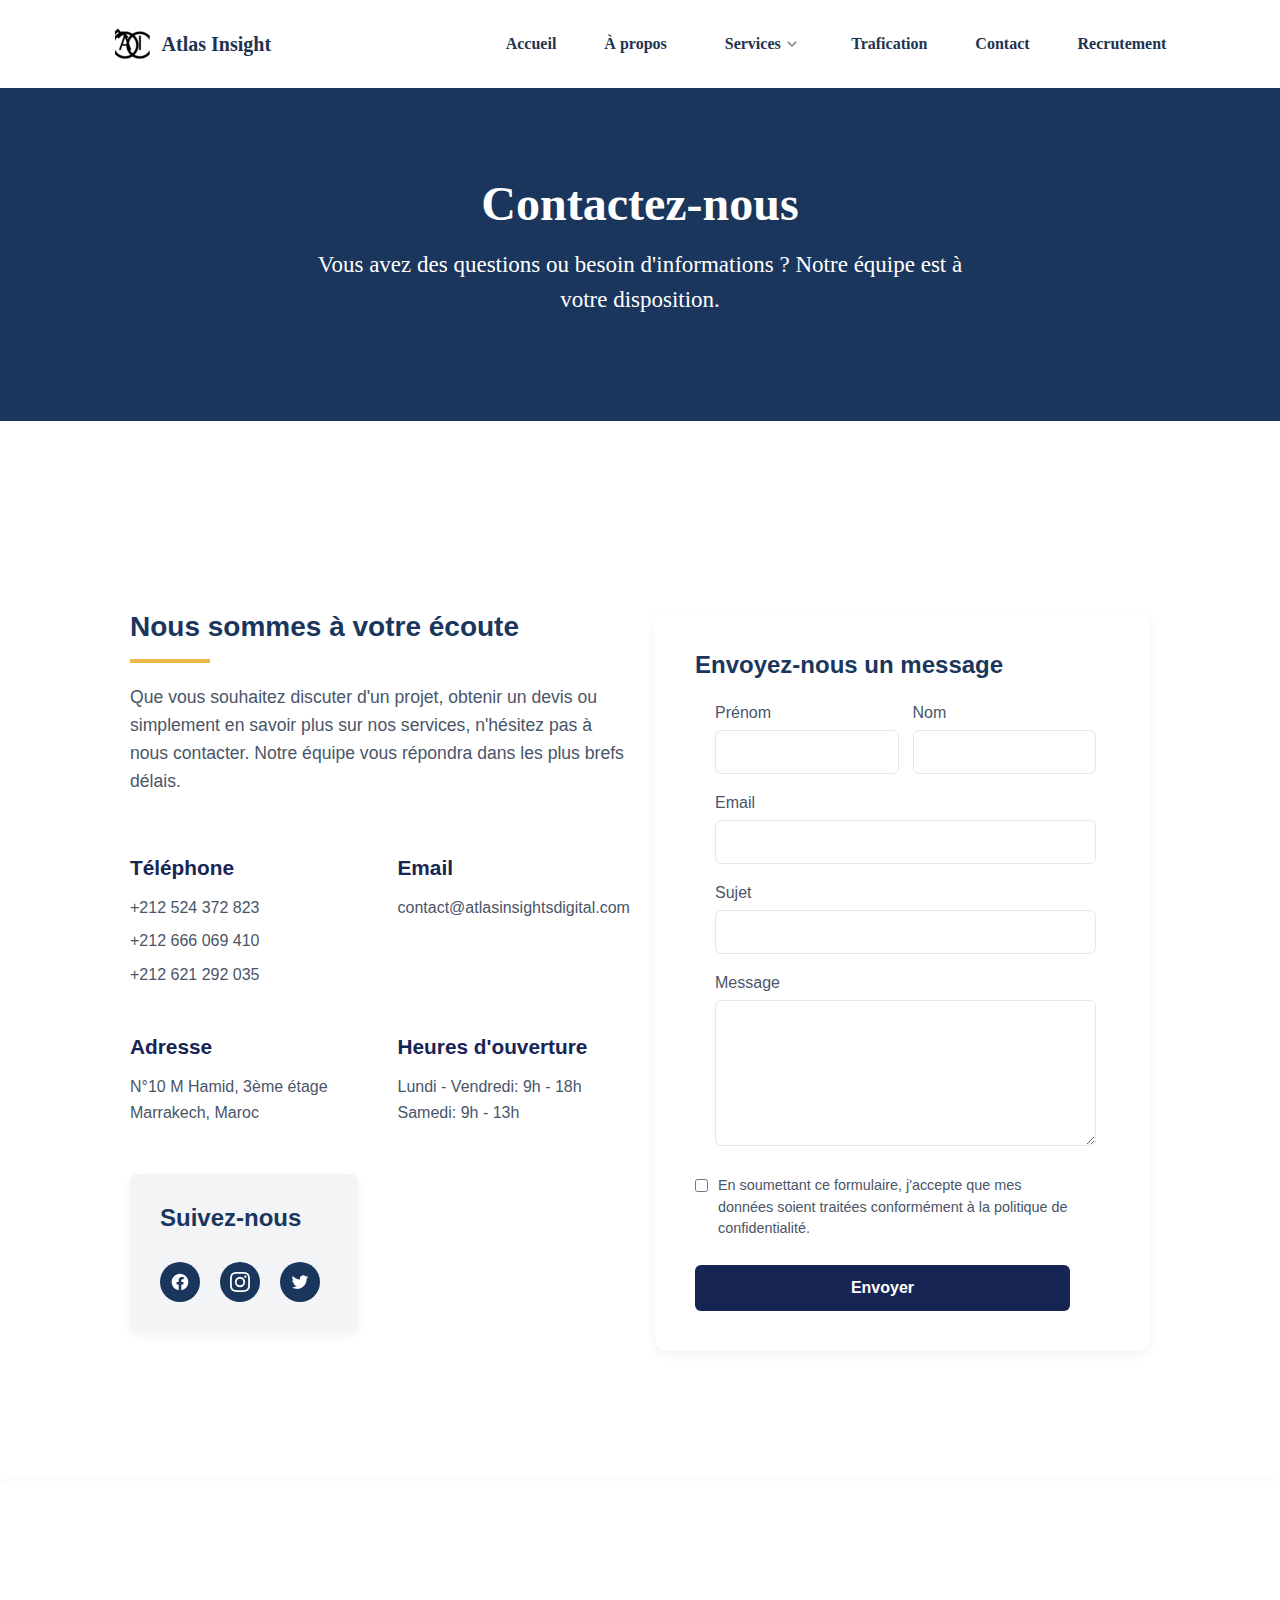
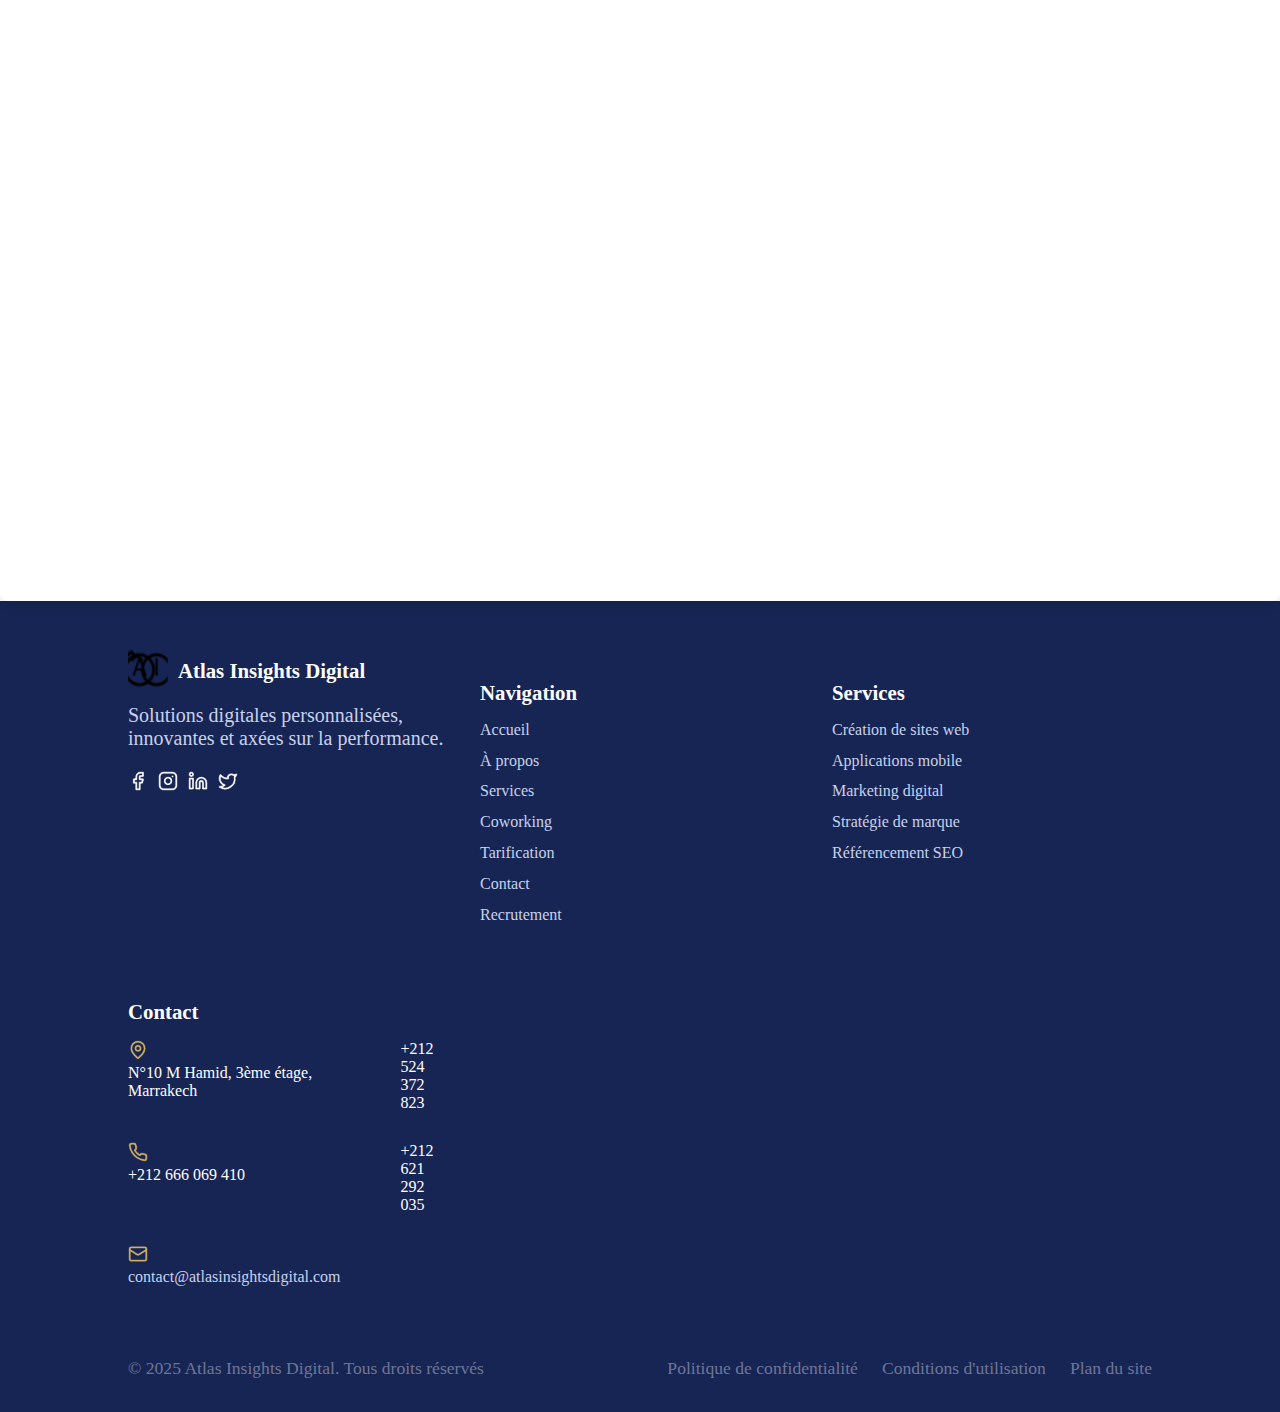
<file: pages/contact.html>
<!DOCTYPE html>
<html lang="en">
<head>
    <meta charset="UTF-8">
    <meta name="viewport" content="width=device-width, initial-scale=1.0">
    <title>AID Clone</title>
    <link rel="stylesheet" href="/css/contact.css">
    <link rel="icon" type="image/png" href="/images/favicon.png">

</head>
<body>
    <script src="/javascript/script.js"></script>


                            <!--header -->
                    <div class="header-spacer"></div> 

    <header>
        <nav class="nav container">
            <div class="nav__data">
                <a class="logo" href="/">
                    <img src="/images/AID_Logo (1).png">
                    <span class="logoText">Atlas Insight</span>
                </a>
                <div class="nav__toggle" id="nav-toggle">
                    <i><img src="/images/menu.png" class="nav__menu_logo"></i>
                    <i><img src="/images/close-menu.png" class="nav__close_logo"></i>
                </div>
            </div>
            <div class="nav__menu" id="nav-menu">
                <ul class="nav__list">
                <li ><a class="nav__link" href="/">Accueil</a></li>
                <li><a class="nav__link"1 href="a-propos.html">À propos</a></li>
                <li class="dropdown__item">
                    <div class="nav__link_" id="nav_link-Id">
                    Services 
                    <img src="/images/dropdown-down.png" width="12px" >
                    </div>
                    <ul class="dropdown__menu" id="dropdown-menu">
                        <li>
                            <a href="services.html" class="dropdown__link">
                                Services
                            </a>
                        </li>
                        <li>
                            <a href="coworking.html" class="dropdown__link">
                                Coworking        
                            </a>
                        </li>
                    </ul>
                </li>
                <li><a class="nav__link" href="boutique.html">Trafication</a></li>
                <li><a class="nav__link" href="contact.html">Contact</a></li>
                <li ><a class="nav__link" href="recrutement.html">Recrutement</a></li>
            </ul>
            </div>
        </nav>
    </header>

                            <!--dive 1-->
                    <div class="header-spacer"></div> 



            <section class="div1">
        <div class="div1_content">
            <h1>
                Contactez-nous
            </h1>
                <p>Vous avez des questions ou besoin d'informations ? Notre équipe est à<br> votre disposition.</p>
        </div>
    </section>


                            <!--div 2 -->
                    <div class="header-spacer"></div> 

    <div class="contact-section">
            <div class="contact-content">
            <div class="contact-info">
                <div class="contact-container">
                <div class="contact-header">
                <h2>Nous sommes à votre écoute</h2>
                <p>Que vous souhaitez discuter d'un projet, obtenir un devis ou simplement en savoir plus sur nos services, n'hésitez pas à nous contacter. Notre équipe vous répondra dans les plus brefs délais.</p>
                </div>
            <div class="info-block-container">
                <div class="info-block">
                <h3>Téléphone</h3>
                <p>+212 524 372 823</p>
                <p>+212 666 069 410</p>
                <p>+212 621 292 035</p>
                </div>

                <div class="info-block">
                <h3>Email</h3>
                <p>contact@atlasinsightsdigital.com</p>
                </div>

                <div class="info-block">
                <h3>Adresse</h3>
                <p>N°10 M Hamid, 3ème étage<br>Marrakech, Maroc</p>
                </div>

                <div class="info-block">
                <h3>Heures d'ouverture</h3>
                <p>Lundi - Vendredi: 9h - 18h<br>Samedi: 9h - 13h</p>
                </div>
                 
                <div class="info-block_s">
                <h3 class="info-title_s">Suivez-nous</h3>
                <div class="social-icons">
                    <a href="https://facebook.com" class="social-icon" aria-label="Facebook">
                    <svg width="24" height="24" viewBox="0 0 24 24" fill="currentColor">
                        <path d="M22 12c0-5.523-4.477-10-10-10S2 6.477 2 12c0 4.991 3.657 9.128 8.438 9.878v-6.987h-2.54V12h2.54V9.797c0-2.506 1.492-3.89 3.777-3.89 1.094 0 2.238.195 2.238.195v2.46h-1.26c-1.243 0-1.63.771-1.63 1.562V12h2.773l-.443 2.89h-2.33v6.988C18.343 21.128 22 16.991 22 12z"/>
                    </svg>
                    </a>
                    <a href="https://instagram.com" class="social-icon" aria-label="Instagram">
                    <svg width="24" height="24" viewBox="0 0 24 24" fill="currentColor">
                        <path d="M12 2.163c3.204 0 3.584.012 4.85.07 3.252.148 4.771 1.691 4.919 4.919.058 1.265.069 1.645.069 4.849 0 3.205-.012 3.584-.069 4.849-.149 3.225-1.664 4.771-4.919 4.919-1.266.058-1.644.07-4.85.07-3.204 0-3.584-.012-4.849-.07-3.26-.149-4.771-1.699-4.919-4.92-.058-1.265-.07-1.644-.07-4.849 0-3.204.013-3.583.07-4.849.149-3.227 1.664-4.771 4.919-4.919 1.266-.057 1.645-.069 4.849-.069zM12 0C8.741 0 8.333.014 7.053.072 2.695.272.273 2.69.073 7.052.014 8.333 0 8.741 0 12c0 3.259.014 3.668.072 4.948.2 4.358 2.618 6.78 6.98 6.98C8.333 23.986 8.741 24 12 24c3.259 0 3.668-.014 4.948-.072 4.354-.2 6.782-2.618 6.979-6.98.059-1.28.073-1.689.073-4.948 0-3.259-.014-3.667-.072-4.947-.196-4.354-2.617-6.78-6.979-6.98C15.668.014 15.259 0 12 0zm0 5.838a6.162 6.162 0 100 12.324 6.162 6.162 0 000-12.324zM12 16a4 4 0 110-8 4 4 0 010 8zm6.406-11.845a1.44 1.44 0 100 2.881 1.44 1.44 0 000-2.881z"/>
                    </svg>
                    </a>
                    <a href="https://x.com" class="social-icon" aria-label="X">
                    <svg class="w-5 h-5" fill="currentColor" viewBox="0 0 24 24" aria-hidden="true"><path d="M8.29 20.251c7.547 0 11.675-6.253 11.675-11.675 0-.178 0-.355-.012-.53A8.348 8.348 0 0022 5.92a8.19 8.19 0 01-2.357.646 4.118 4.118 0 001.804-2.27 8.224 8.224 0 01-2.605.996 4.107 4.107 0 00-6.993 3.743 11.65 11.65 0 01-8.457-4.287 4.106 4.106 0 001.27 5.477A4.072 4.072 0 012.8 9.713v.052a4.105 4.105 0 003.292 4.022 4.095 4.095 0 01-1.853.07 4.108 4.108 0 003.834 2.85A8.233 8.233 0 012 18.407a11.616 11.616 0 006.29 1.84"></path></svg>
                    </a>
                </div>
                </div>

            </div>
            </div>

            <div class="contact-form">
                <h3>Envoyez-nous un message</h3>
                <form>
                <div class="form-row">
                    <div class="form-group">
                    <label for="firstname">Prénom</label>
                    <input type="text" id="firstname" name="firstname">
                    </div>
                    <div class="form-group">
                    <label for="lastname">Nom</label>
                    <input type="text" id="lastname" name="lastname">
                    </div>
                </div>

                <div class="form-group">
                    <label for="email">Email</label>
                    <input type="email" id="email" name="email">
                </div>

                <div class="form-group">
                    <label for="subject">Sujet</label>
                    <input type="text" id="subject" name="subject">
                </div>

                <div class="form-group">
                    <label for="message">Message</label>
                    <textarea id="message" name="message" rows="5"></textarea>
                </div>

                <div class="form-checkbox">
                    <input type="checkbox" id="privacy" name="privacy">
                    <label for="privacy">En soumettant ce formulaire, j'accepte que mes données soient traitées conformément à la politique de confidentialité.</label>
                </div>

                <button type="submit" class="submit-btn">Envoyer</button>
                </form>
            </div>
            </div>
        </div>
    </div>


                             <!--div 3 -->
                    <div class="header-spacer"></div> 


    <div class="map-container">
          <iframe 
<iframe src="https://www.google.com/maps/embed?pb=!1m14!1m8!1m3!1d6796.639144941922!2d-8.042073!3d31.597702000000005!3m2!1i1024!2i768!4f13.1!3m3!1m2!1s0xdafef2c0759f025%3A0x992bd0aa8123e61a!2sEcole%20Badr!5e0!3m2!1sen!2sma!4v1753127127089!5m2!1sen!2sma" width="600" height="450" style="border:0;" allowfullscreen="" loading="lazy" referrerpolicy="no-referrer-when-downgrade"></iframe>
          </iframe>
        </div>


                            <!--footer -->
                    <div class="header-spacer"></div>


    <footer class="footer">
        <div class="footer-container">
            <div class="footer-brand">
               <div class="bott_logo" >
                <img src="/images/AID_Logo (1).png">
                <h1>Atlas Insights Digital</h1>
               </div>
                <p>Solutions digitales personnalisées, innovantes et axées sur la performance.</p>
                <div class="sm-links">
                    <a href=""><img src="/images/facebook_icon.png" style="width: 20px; height: 20px; "></a>
                    <a href=""><img src="/images/insta_icon.png" style="width: 20px; height: 20px; "></a>
                    <a href=""><img src="/images/linkedin_icon.png" style="width: 20px; height: 20px; "></a>
                    <a href=""><img src="/images/twitter_icon.png" style="width: 20px; height: 20px; "></a>
                </div>
            </div>
            
            <div class="footer-section">
                <h2>Navigation</h2>
                <ul class="footer-links">
                    <li><a href="/">Accueil</a></li>
                    <li><a href="a-propos.html">À propos</a></li>
                    <li><a href="services.html">Services</a></li>
                    <li><a href="coworking.html">Coworking</a></li>
                    <li><a href="boutique.htmp">Tarification</a></li>
                    <li><a href="contact.html">Contact</a></li>
                    <li><a href="recrutement.html">Recrutement</a></li>

                </ul>
            </div>
            
            <div class="footer-section">
                <h2>Services</h2>
                <ul class="footer-links">
                    <li><a href="services.html#dev">Création de sites web</a></li>
                    <li><a href="services.html#dev">Applications mobile</a></li>
                    <li><a href="services.html#mark">Marketing digital</a></li>
                    <li><a href="services.html#mark">Stratégie de marque</a></li>
                    <li><a href="services.html#mark">Référencement SEO</a></li>
                </ul>
            </div>
            
            <div class="footer-section">
                <h2>Contact</h2>
                <ul class="contact-info">
                    <li>
                        <span><img src="/images/local_icon.png" style="width: 20px;height: 20px; margin-right: 10px;"></span>
                        <div>N°10 M Hamid, 3ème étage, Marrakech</div>
                    </li>
                    <li>
                        <div style="padding-left: 30px;">+212 524 372 823</div>
                    </li>
                    <li>
                        <span><img src="/images/phone_icon.png" style="width: 20px;height: 20px; margin-right: 10px;"></span>
                        <div>+212 666 069 410</div>
                    </li>
                    <li>
                        <div style="padding-left: 30px;">+212 621 292 035</div>
                    </li>
                    <li>
                        <span><img src="/images/email_icon.png" style="width: 20px;height: 20px; margin-right: 10px;"></span>
                        <div><a href="mailto:contact@atlasinsightsdigital.com" style="color: #c7d2ec;;">contact@atlasinsightsdigital.com</a></div>
                    </li>
                </ul>
            </div>
        </div>
        
        <div class="footer-bottom">
            <p class="copyright">© 2025 Atlas Insights Digital. Tous droits réservés</p>
            <div class="footer-links-horizontal">
                <a href="privacy.html">Politique de confidentialité</a>
                <a href="terms.html">Conditions d'utilisation</a>
                <a href="sitemap.html">Plan du site</a>
            </div>
        </div>
    </footer>
</body>
</html>
</file>
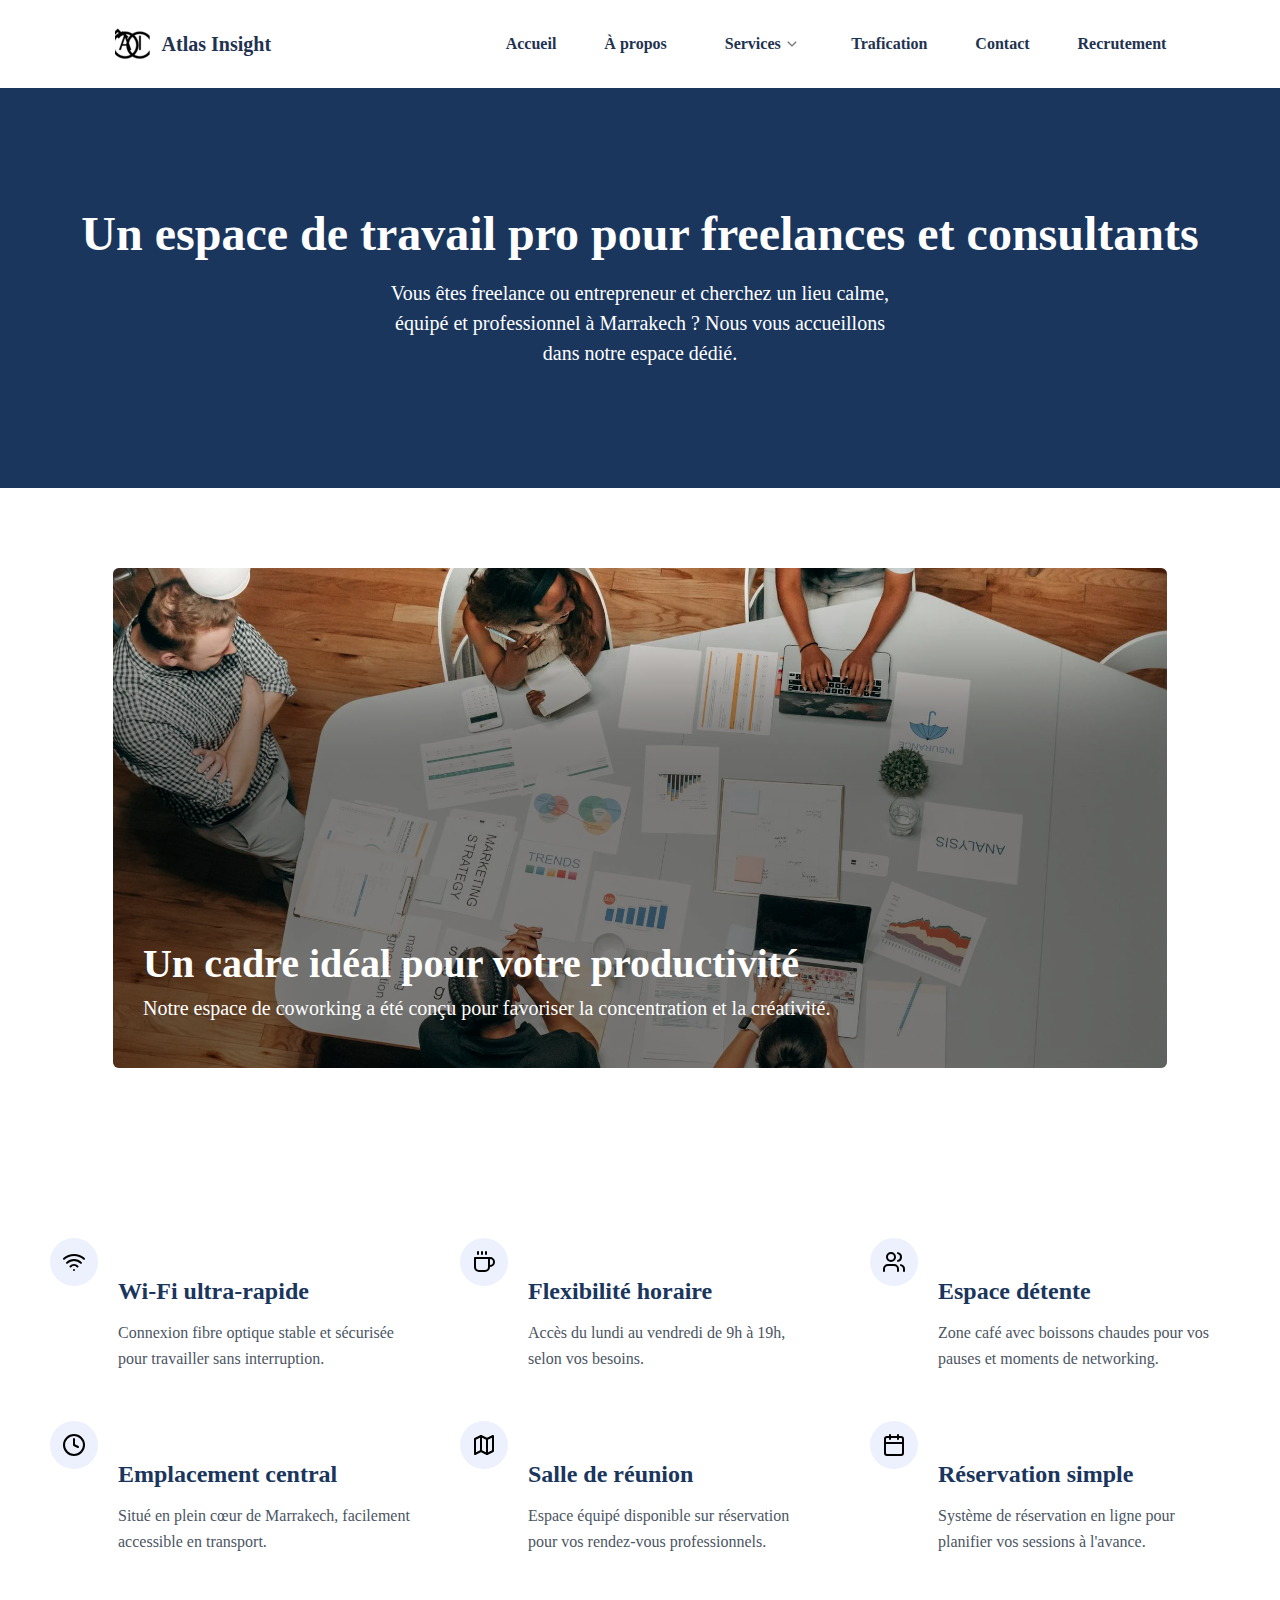
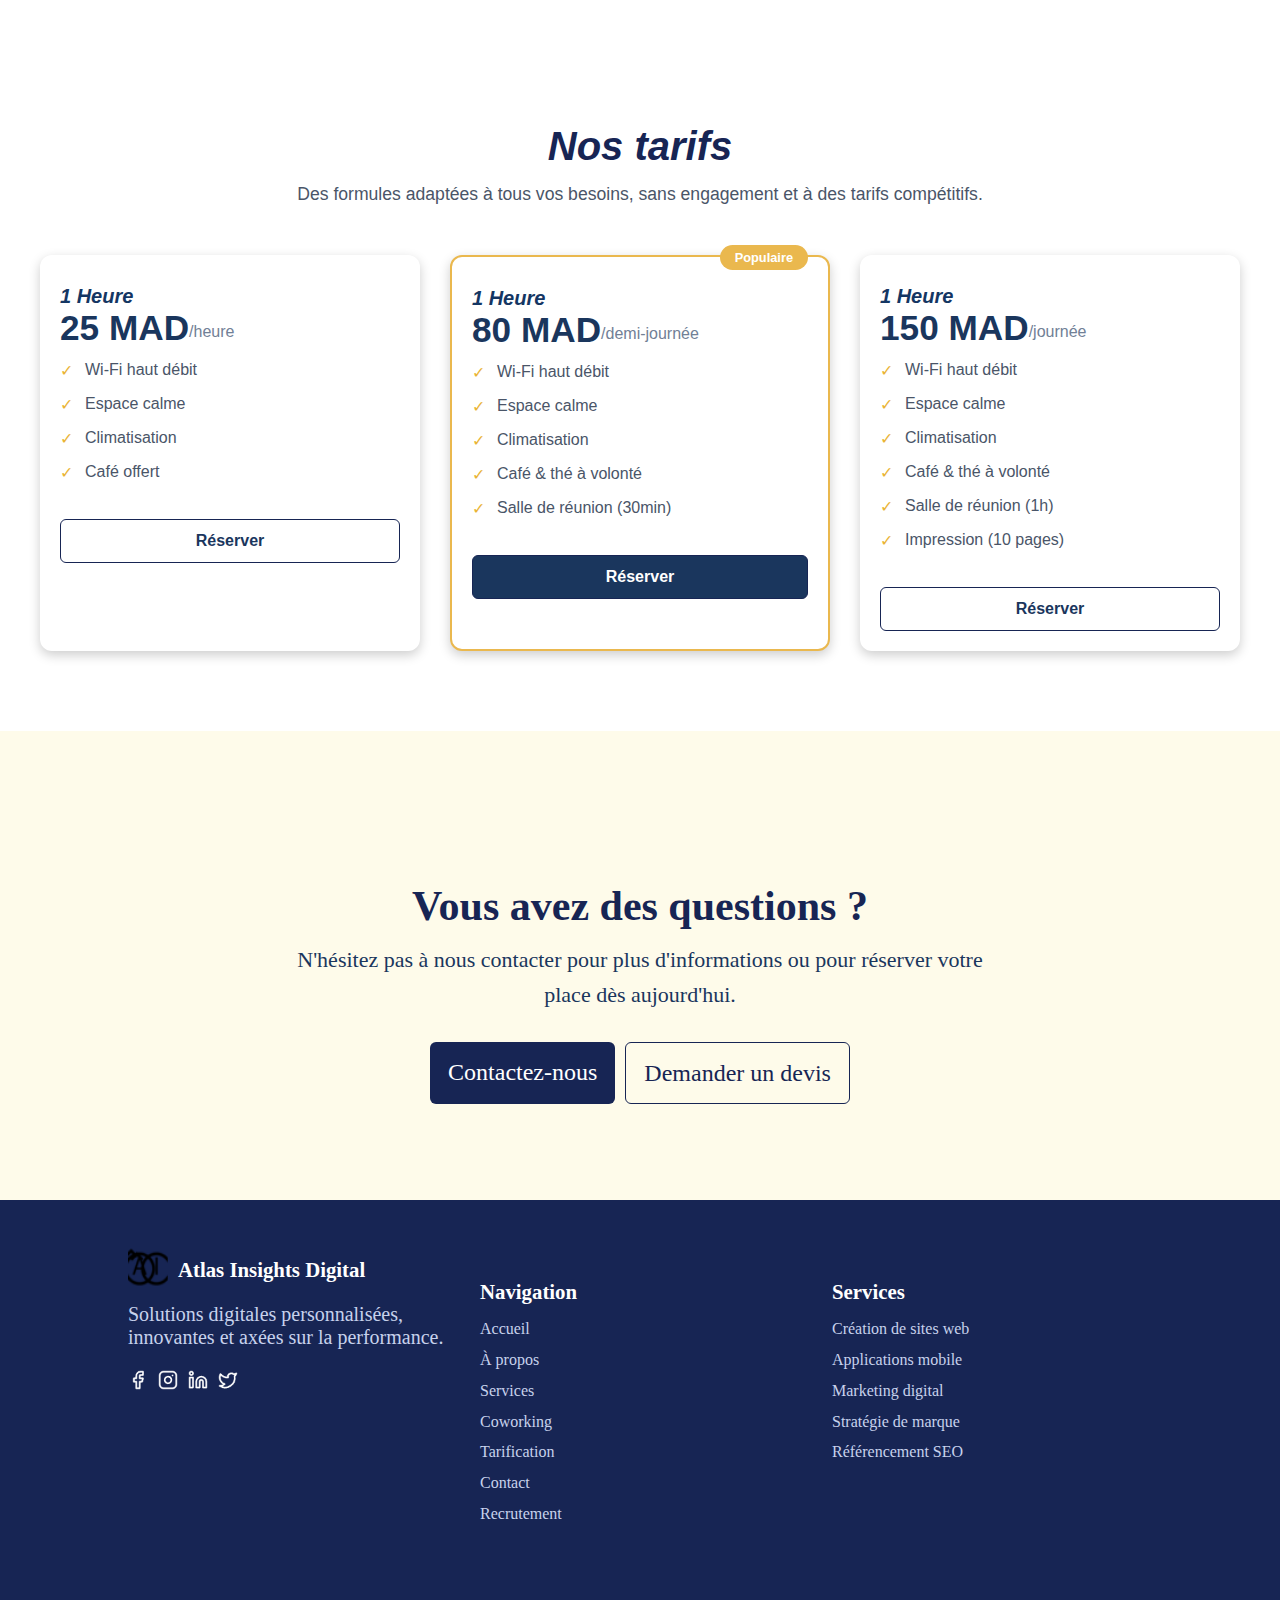
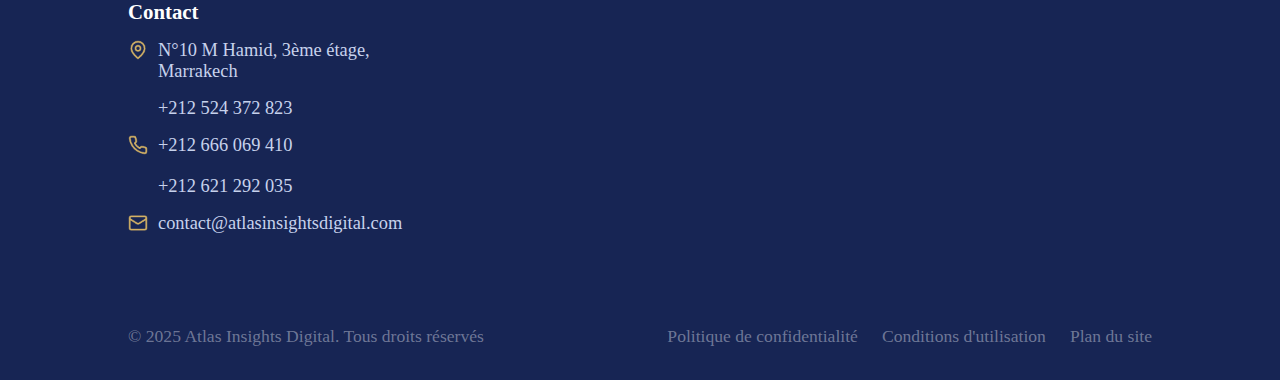
<file: pages/coworking.html>
<!DOCTYPE html>
<html lang="en">
<head>
    <meta charset="UTF-8">
    <meta name="viewport" content="width=device-width, initial-scale=1.0">
    <title>AID Clone</title>
    <link rel="stylesheet" href="../css/coworking.css">
    <link rel="icon" type="image/png" href="../images/favicon.png">

</head>
<body>
    <script src="../javascript/script.js"></script>


                            <!--header -->
                    <div class="header-spacer"></div> 

    <header>
        <nav class="nav container">
            <div class="nav__data">
                <a class="logo" href="../index.html">
                    <img src="../images/AID_Logo (1).png">
                    <span class="logoText">Atlas Insight</span>
                </a>
                <div class="nav__toggle" id="nav-toggle">
                    <i><img src="../images/menu.png" class="nav__menu_logo"></i>
                    <i><img src="../images/close-menu.png" class="nav__close_logo"></i>
                </div>
            </div>
            <div class="nav__menu" id="nav-menu">
                <ul class="nav__list">
                <li ><a class="nav__link" href="../index.html">Accueil</a></li>
                <li><a class="nav__link"1 href="a-propos.html">À propos</a></li>
                <li class="dropdown__item">
                    <div class="nav__link_" id="nav_link-Id">
                    Services 
                    <img src="../images/dropdown-down.png" width="12px" >
                    </div>
                    <ul class="dropdown__menu" id="dropdown-menu">
                        <li>
                            <a href="services.html" class="dropdown__link">
                                Services
                            </a>
                        </li>
                        <li>
                            <a href="coworking.html" class="dropdown__link">
                                Coworking        
                            </a>
                        </li>
                    </ul>
                </li>
                <li><a class="nav__link" href="boutique.html">Trafication</a></li>
                <li><a class="nav__link" href="contact.html">Contact</a></li>
                <li ><a class="nav__link" href="recrutement.html">Recrutement</a></li>
            </ul>
            </div>
        </nav>
    </header>

                            <!--dive 1-->
                    <div class="header-spacer"></div> 


   <section class="div1">
        <div class="div1_content">
            <h1>
                Un espace de travail pro pour freelances et consultants
            </h1>
                <p>Vous êtes freelance ou entrepreneur et cherchez un lieu calme, équipé et professionnel à Marrakech ? Nous vous accueillons dans notre espace dédié.</p>
        </div>
    </section>


                            <!--div 2 -->
                    <div class="header-spacer"></div> 


    <div class="coworking-header">
        <div class="header-container">
            <h1>Un cadre idéal pour votre productivité</h1>
            <p>Notre espace de coworking a été conçu pour favoriser la concentration et la créativité.</p>
        </div>
    </div>

    <div class="features-section">
        <div class="features-container">
            <div class="features-grid">

                
                <div class="feature-card">
                    <div class="align">
                        <div class="value-icon" style="background-color: rgba(74, 108, 233, 0.1);">
                            <svg xmlns="http://www.w3.org/2000/svg" width="24" height="24" viewBox="0 0 24 24" fill="none" stroke="currentColor" stroke-width="2" stroke-linecap="round" stroke-linejoin="round" class="lucide lucide-wifi text-primary-600"><path d="M12 20h.01"></path><path d="M2 8.82a15 15 0 0 1 20 0"></path><path d="M5 12.859a10 10 0 0 1 14 0"></path><path d="M8.5 16.429a5 5 0 0 1 7 0"></path></svg>                    </div>
                        <div class="text">
                            <h3 class="feature-title">Wi-Fi ultra-rapide</h3>
                            <p class="feature-desc">Connexion fibre optique stable et sécurisée pour travailler sans interruption.</p>
                        </div>
                    </div>            
                </div>
                

                <div class="feature-card">
                    <div class="align">
                        <div class="value-icon" style="background-color: rgba(74, 108, 233, 0.1);">
                            <svg xmlns="http://www.w3.org/2000/svg" width="24" height="24" viewBox="0 0 24 24" fill="none" stroke="currentColor" stroke-width="2" stroke-linecap="round" stroke-linejoin="round" class="lucide lucide-coffee text-primary-600"><path d="M17 8h1a4 4 0 1 1 0 8h-1"></path><path d="M3 8h14v9a4 4 0 0 1-4 4H7a4 4 0 0 1-4-4Z"></path><line x1="6" x2="6" y1="2" y2="4"></line><line x1="10" x2="10" y1="2" y2="4"></line><line x1="14" x2="14" y1="2" y2="4"></line></svg>
                        </div>
                <div class="text">
                            <h3 class="feature-title">Flexibilité horaire</h3>
                            <p class="feature-desc">Accès du lundi au vendredi de 9h à 19h, selon vos besoins.</p>  
                        </div>
                    </div>   
                </div>
                

                <div class="feature-card">
                    <div class="align">
                        <div class="value-icon" style="background-color: rgba(74, 108, 233, 0.1);">
                            <svg xmlns="http://www.w3.org/2000/svg" width="24" height="24" viewBox="0 0 24 24" fill="none" stroke="currentColor" stroke-width="2" stroke-linecap="round" stroke-linejoin="round" class="lucide lucide-users text-primary-600"><path d="M16 21v-2a4 4 0 0 0-4-4H6a4 4 0 0 0-4 4v2"></path><circle cx="9" cy="7" r="4"></circle><path d="M22 21v-2a4 4 0 0 0-3-3.87"></path><path d="M16 3.13a4 4 0 0 1 0 7.75"></path></svg>                    </div>
                        <div class="text">
                            <h3 class="feature-title">Espace détente</h3>
                            <p class="feature-desc">Zone café avec boissons chaudes pour vos pauses et moments de networking.</p>
                        </div>
                    </div>   
                </div>
                

                <div class="feature-card">
                    <div class="align">
                        <div class="value-icon" style="background-color: rgba(74, 108, 233, 0.1);">
                            <svg xmlns="http://www.w3.org/2000/svg" width="24" height="24" viewBox="0 0 24 24" fill="none" stroke="currentColor" stroke-width="2" stroke-linecap="round" stroke-linejoin="round" class="lucide lucide-clock text-primary-600"><circle cx="12" cy="12" r="10"></circle><polyline points="12 6 12 12 16 14"></polyline></svg>                    </div>
                        <div class="text">
                            <h3 class="feature-title">Emplacement central</h3>
                            <p class="feature-desc">Situé en plein cœur de Marrakech, facilement accessible en transport.</p>
                        </div>
                    </div>  
                </div>
                

                <div class="feature-card">
                    <div class="align">
                        <div class="value-icon" style="background-color: rgba(74, 108, 233, 0.1);">
                            <svg xmlns="http://www.w3.org/2000/svg" width="24" height="24" viewBox="0 0 24 24" fill="none" stroke="currentColor" stroke-width="2" stroke-linecap="round" stroke-linejoin="round" class="lucide lucide-map text-primary-600"><polygon points="3 6 9 3 15 6 21 3 21 18 15 21 9 18 3 21"></polygon><line x1="9" x2="9" y1="3" y2="18"></line><line x1="15" x2="15" y1="6" y2="21"></line></svg>                    </div>
                        <div class="text">
                            <h3 class="feature-title">Salle de réunion</h3>
                            <p class="feature-desc">Espace équipé disponible sur réservation pour vos rendez-vous professionnels.</p>
                        </div>
                    </div>  
                </div>
                

                <div class="feature-card">
                    <div class="align">
                        <div class="value-icon" style="background-color: rgba(74, 108, 233, 0.1);">
                            <svg xmlns="http://www.w3.org/2000/svg" width="24" height="24" viewBox="0 0 24 24" fill="none" stroke="currentColor" stroke-width="2" stroke-linecap="round" stroke-linejoin="round" class="lucide lucide-calendar text-primary-600"><path d="M8 2v4"></path><path d="M16 2v4"></path><rect width="18" height="18" x="3" y="4" rx="2"></rect><path d="M3 10h18"></path></svg>                    </div>
                        <div class="text">
                            <h3 class="feature-title">Réservation simple</h3>
                            <p class="feature-desc">Système de réservation en ligne pour planifier vos sessions à l'avance.</p>
                        </div>
                    </div>  
                </div>
            </div>
        </div>
    </div>




                             <!--div 3 -->
                    <div class="header-spacer"></div> 


    <div class="pricing-section">
    <div class="pricing-header">
        <h2>Nos tarifs</h2>
        <p>Des formules adaptées à tous vos besoins, sans engagement et à des tarifs compétitifs.</p>
    </div>

    <div class="pricing-grid">
        <!-- Basic Plan -->
        <div class="pricing-card">
            <h2 style="font-style: italic; font-size: 1.25rem; color: #143663; margin-top: 10px;">1 Heure</h2>
        <div class="plan-header">
            <h3>25 MAD</h3>
            <div class="price-period">/heure</div>
        </div>
        <ul class="features">
            <li>Wi-Fi haut débit</li>
            <li>Espace calme</li>
            <li>Climatisation</li>
            <li>Café offert</li>
        </ul>
        <button class="reserve-btn">Réserver</button>
        </div>

        <!-- Half-Day Plan -->
        <div class="pricing-card popular">
        <div class="popular-badge">Populaire</div>
        <h2 style="font-style: italic; font-size: 1.25rem; color: #143663; margin-top: 10px;">1 Heure</h2>
        <div class="plan-header">
            <h3>80 MAD</h3>
            <div class="price-period">/demi-journée</div>
        </div>
        <ul class="features">
            <li>Wi-Fi haut débit</li>
            <li>Espace calme</li>
            <li>Climatisation</li>
            <li>Café & thé à volonté</li>
            <li>Salle de réunion (30min)</li>
        </ul>
        <button href="contact.html" class="reserve-btn_blue">Réserver</button>
        </div>

        <!-- Full-Day Plan -->
        <div class="pricing-card">
            <h2 style="font-style: italic; font-size: 1.25rem; color: #143663; margin-top: 10px;">1 Heure</h2>
        <div class="plan-header">
            <h3>150 MAD</h3>
            <div class="price-period">/journée</div>
        </div>
        <ul class="features">
            <li>Wi-Fi haut débit</li>
            <li>Espace calme</li>
            <li>Climatisation</li>
            <li>Café & thé à volonté</li>
            <li>Salle de réunion (1h)</li>
            <li>Impression (10 pages)</li>
        </ul>
        <button class="reserve-btn">Réserver</button>
        </div>
    </div>
    </div>


                            <!--div 4 -->
                    <div class="header-spacer"></div>
                    
    <div class="cta-section">
        <div class="cta-container">
            <div class="cta-content">
                <h2 class="cta-title">Vous avez des questions ?</h2>
                <p class="cta-text">N'hésitez pas à nous contacter pour plus d'informations ou pour réserver votre <br> place dès aujourd'hui.</p>
            <div class="buttons">
                <a class="A" href="contact.html">Contactez-nous</a>
                <a class="B" href="devis.html">Demander un devis</a>
            </div>
            </div>
        </div>
    </div>


                            <!--footer -->
                    <div class="header-spacer"></div>


    <footer class="footer">
        <div class="footer-container">
            <div class="footer-brand">
               <div class="bott_logo" >
                <img src="../images/AID_Logo (1).png">
                <h1>Atlas Insights Digital</h1>
               </div>
                <p>Solutions digitales personnalisées, innovantes et axées sur la performance.</p>
                <div class="sm-links">
                    <a href=""><img src="../images/facebook_icon.png" style="width: 20px; height: 20px; "></a>
                    <a href=""><img src="../images/insta_icon.png" style="width: 20px; height: 20px; "></a>
                    <a href=""><img src="../images/linkedin_icon.png" style="width: 20px; height: 20px; "></a>
                    <a href=""><img src="../images/twitter_icon.png" style="width: 20px; height: 20px; "></a>
                </div>
            </div>
            
            <div class="footer-section">
                <h2>Navigation</h2>
                <ul class="footer-links">
                    <li><a href="../index.html">Accueil</a></li>
                    <li><a href="a-propos.html">À propos</a></li>
                    <li><a href="services.html">Services</a></li>
                    <li><a href="coworking.html">Coworking</a></li>
                    <li><a href="boutique.htmp">Tarification</a></li>
                    <li><a href="contact.html">Contact</a></li>
                    <li><a href="recrutement.html">Recrutement</a></li>

                </ul>
            </div>
            
            <div class="footer-section">
                <h2>Services</h2>
                <ul class="footer-links">
                    <li><a href="services.html#dev">Création de sites web</a></li>
                    <li><a href="services.html#dev">Applications mobile</a></li>
                    <li><a href="services.html#mark">Marketing digital</a></li>
                    <li><a href="services.html#mark">Stratégie de marque</a></li>
                    <li><a href="services.html#mark">Référencement SEO</a></li>
                </ul>
            </div>
            
            <div class="footer-section">
                <h2>Contact</h2>
                <ul class="contact-info">
                    <li>
                        <span><img src="../images/local_icon.png" style="width: 20px;height: 20px; margin-right: 10px;"></span>
                        <div>N°10 M Hamid, 3ème étage, Marrakech</div>
                    </li>
                    <li>
                        <div style="padding-left: 30px;">+212 524 372 823</div>
                    </li>
                    <li>
                        <span><img src="../images/phone_icon.png" style="width: 20px;height: 20px; margin-right: 10px;"></span>
                        <div>+212 666 069 410</div>
                    </li>
                    <li>
                        <div style="padding-left: 30px;">+212 621 292 035</div>
                    </li>
                    <li>
                        <span><img src="../images/email_icon.png" style="width: 20px;height: 20px; margin-right: 10px;"></span>
                        <div><a href="mailto:contact@atlasinsightsdigital.com" style="color: #c7d2ec;;">contact@atlasinsightsdigital.com</a></div>
                    </li>
                </ul>
            </div>
        </div>
        
        <div class="footer-bottom">
            <p class="copyright">© 2025 Atlas Insights Digital. Tous droits réservés</p>
            <div class="footer-links-horizontal">
                <a href="privacy.html">Politique de confidentialité</a>
                <a href="terms.html">Conditions d'utilisation</a>
                <a href="sitemap.html">Plan du site</a>
            </div>
        </div>
    </footer>
</body>
</html>
</file>
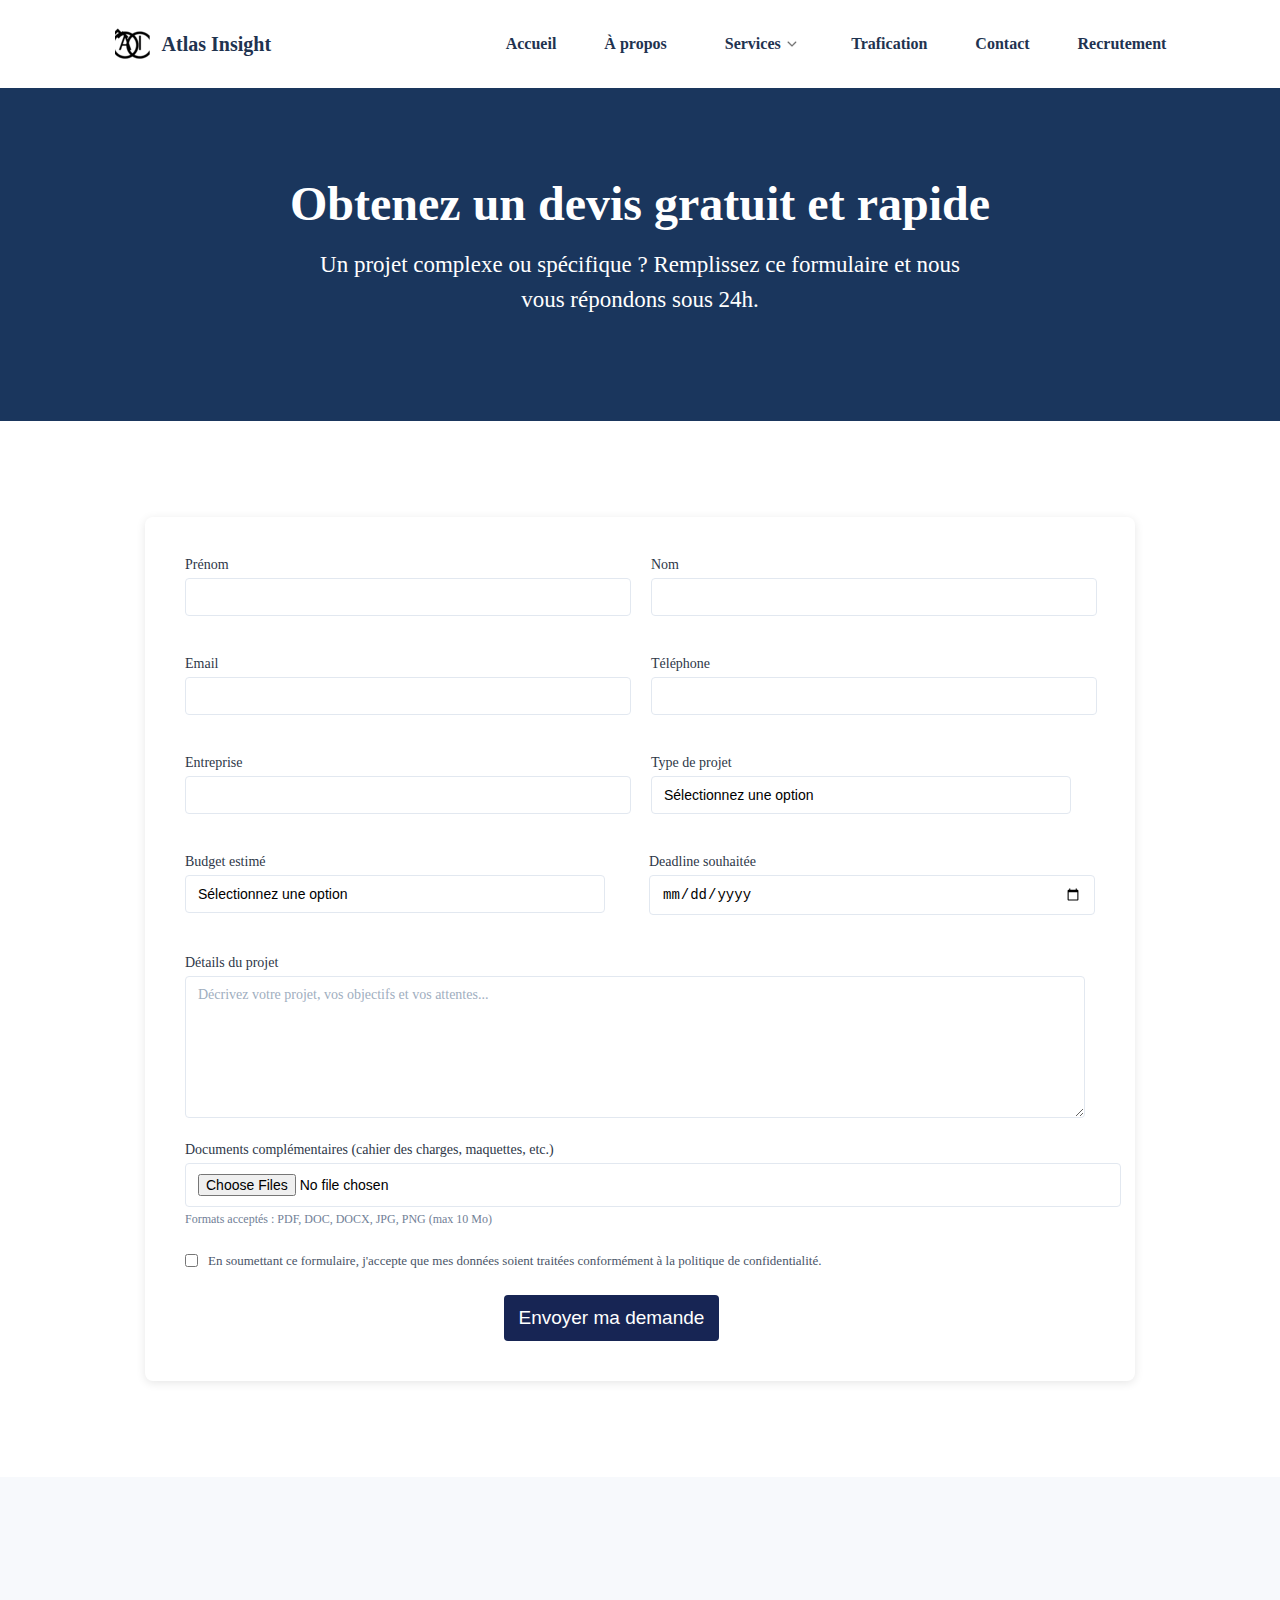
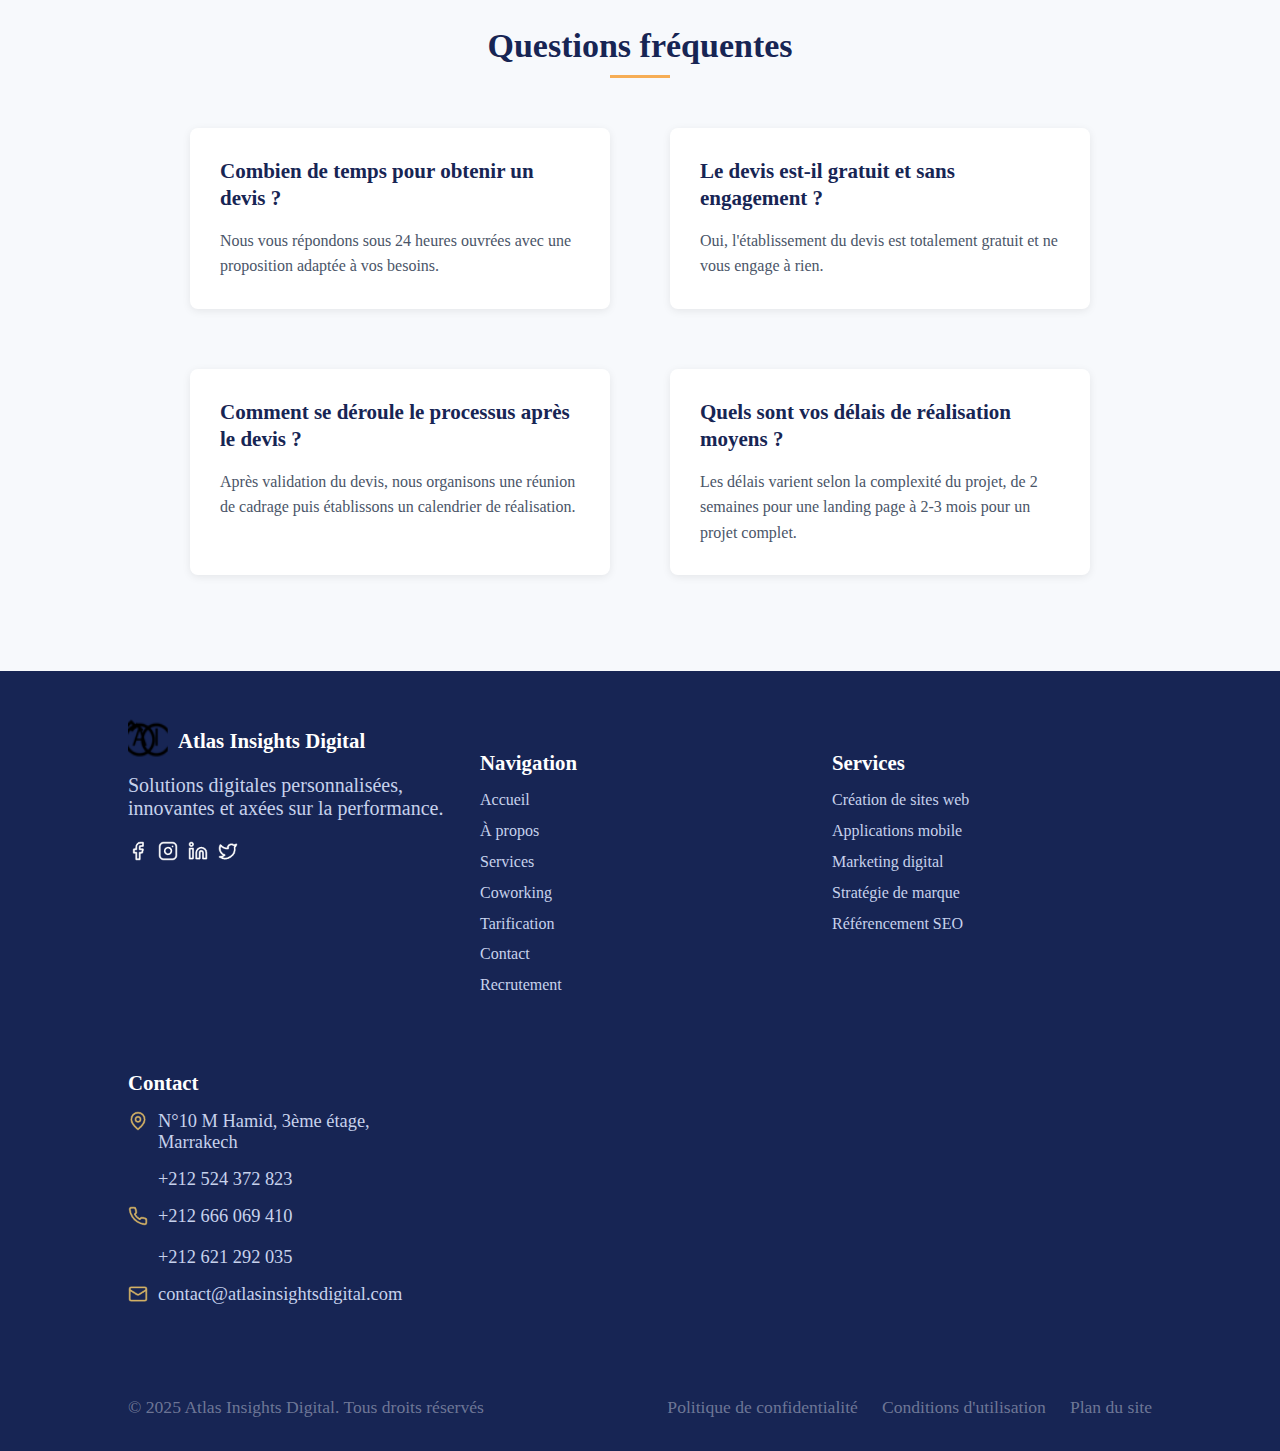
<file: pages/devis.html>
<!DOCTYPE html>
<html lang="en">
<head>
    <meta charset="UTF-8">
    <meta name="viewport" content="width=device-width, initial-scale=1.0">
    <title>AID Clone</title>
    <link rel="stylesheet" href="../css/devis.css">
    <link rel="icon" type="image/png" href="../images/favicon.png">

</head>
<body>
    <script src="../javascript/script.js"></script>


                            <!--header -->
                    <div class="header-spacer"></div> 

    <header>
        <nav class="nav container">
            <div class="nav__data">
                <a class="logo" href="../index.html">
                    <img src="../images/AID_Logo (1).png">
                    <span class="logoText">Atlas Insight</span>
                </a>
                <div class="nav__toggle" id="nav-toggle">
                    <i><img src="../images/menu.png" class="nav__menu_logo"></i>
                    <i><img src="../images/close-menu.png" class="nav__close_logo"></i>
                </div>
            </div>
            <div class="nav__menu" id="nav-menu">
                <ul class="nav__list">
                <li ><a class="nav__link" href="../index.html">Accueil</a></li>
                <li><a class="nav__link"1 href="a-propos.html">À propos</a></li>
                <li class="dropdown__item">
                    <div class="nav__link_" id="nav_link-Id">
                    Services 
                    <img src="../images/dropdown-down.png" width="12px" >
                    </div>
                    <ul class="dropdown__menu" id="dropdown-menu">
                        <li>
                            <a href="services.html" class="dropdown__link">
                                Services
                            </a>
                        </li>
                        <li>
                            <a href="coworking.html" class="dropdown__link">
                                Coworking        
                            </a>
                        </li>
                    </ul>
                </li>
                <li><a class="nav__link" href="boutique.html">Trafication</a></li>
                <li><a class="nav__link" href="contact.html">Contact</a></li>
                <li ><a class="nav__link" href="recrutement.html">Recrutement</a></li>
            </ul>
            </div>
        </nav>
    </header>

                            <!--dive 1-->
                    <div class="header-spacer"></div> 


        <section class="div1">
        <div class="div1_content">
            <h1>
                Obtenez un devis gratuit et rapide
            </h1>
                <p>Un projet complexe ou spécifique ? Remplissez ce formulaire et nous vous répondons sous 24h.</p>
        </div>
    </section>


                            <!--div 2 -->
                    <div class="header-spacer"></div> 

 <div class="container2">
        <div class="form-container">
            <form>
                <div class="form-row">
                    <div class="form-group">
                        <label for="firstName">Prénom</label>
                        <input type="text" id="firstName" name="firstName">
                    </div>

                    <div class="form-group">
                        <label for="lastName">Nom</label>
                        <input type="text" id="lastName" name="lastName">
                    </div>
                </div>

                <div class="form-row">
                    <div class="form-group">
                        <label for="email">Email</label>
                        <input type="email" id="email" name="email">
                    </div>

                    <div class="form-group">
                        <label for="phone">Téléphone</label>
                        <input type="tel" id="phone" name="phone">
                    </div>
                </div>

                <div class="form-row">
                    <div class="form-group">
                        <label for="entreprise">Entreprise</label>
                        <input type="text" id="entreprise" name="entreprise">
                    </div>

                    <div class="form-group">
                        <label for="projectType">Type de projet</label>
                        <select id="projectType" name="projectType">
                            <option value="">Sélectionnez une option</option>
                        </select>
                    </div>
                </div>

                <div class="form-row">
                    <div class="form-group">
                        <label for="budget">Budget estimé</label>
                        <select id="budget" name="budget">
                            <option value="">Sélectionnez une option</option>
                        </select>
                    </div>

                    <div class="form-group">
                        <label for="deadline">Deadline souhaitée</label>
                        <input type="date" id="deadline" name="deadline">
                    </div>
                </div>

                <div class="form-group">
                    <label for="projectDetails">Détails du projet</label>
                    <textarea id="projectDetails" name="projectDetails" placeholder="Décrivez votre projet, vos objectifs et vos attentes..."></textarea>
                </div>

                <div class="file-group">
                    <label>Documents complémentaires (cahier des charges, maquettes, etc.)</label>
                    <div class="file-upload">
                        <input type="file" id="documents" name="documents" accept=".pdf,.doc,.docx,.jpg,.png" multiple>
                    </div>
                    <div class="file-info">Formats acceptés : PDF, DOC, DOCX, JPG, PNG (max 10 Mo)</div>
                </div>

                <div class="checkbox-group">
                    <input type="checkbox" id="privacy" name="privacy">
                    <label for="privacy">En soumettant ce formulaire, j'accepte que mes données soient traitées conformément à la politique de confidentialité.</label>
                </div>

                <button type="submit" class="submit-btn">Envoyer ma demande</button>
            </form>
        </div>
    </div>
                             <!--div 3 -->
                    <div class="header-spacer"></div> 

        <div class="faq-section">
            <h2 class="faq-title">Questions fréquentes</h2>
            <div class="faq-underline"></div>
            
            <div class="faq-grid">
                <div class="faq-item">
                    <h3 class="faq-question">Combien de temps pour obtenir un devis ?</h3>
                    <p class="faq-answer">Nous vous répondons sous 24 heures ouvrées avec une proposition adaptée à vos besoins.</p>
                </div>
                
                <div class="faq-item">
                    <h3 class="faq-question">Le devis est-il gratuit et sans engagement ?</h3>
                    <p class="faq-answer">Oui, l'établissement du devis est totalement gratuit et ne vous engage à rien.</p>
                </div>
                
                <div class="faq-item">
                    <h3 class="faq-question">Comment se déroule le processus après le devis ?</h3>
                    <p class="faq-answer">Après validation du devis, nous organisons une réunion de cadrage puis établissons un calendrier de réalisation.</p>
                </div>
                
                <div class="faq-item">
                    <h3 class="faq-question">Quels sont vos délais de réalisation moyens ?</h3>
                    <p class="faq-answer">Les délais varient selon la complexité du projet, de 2 semaines pour une landing page à 2-3 mois pour un projet complet.</p>
                </div>
            </div>
        </div>
                            <!--footer -->
                    <div class="header-spacer"></div>


    <footer class="footer">
        <div class="footer-container">
            <div class="footer-brand">
               <div class="bott_logo" >
                <img src="../images/AID_Logo (1).png">
                <h1>Atlas Insights Digital</h1>
               </div>
                <p>Solutions digitales personnalisées, innovantes et axées sur la performance.</p>
                <div class="sm-links">
                    <a href=""><img src="../images/facebook_icon.png" style="width: 20px; height: 20px; "></a>
                    <a href=""><img src="../images/insta_icon.png" style="width: 20px; height: 20px; "></a>
                    <a href=""><img src="../images/linkedin_icon.png" style="width: 20px; height: 20px; "></a>
                    <a href=""><img src="../images/twitter_icon.png" style="width: 20px; height: 20px; "></a>
                </div>
            </div>
            
            <div class="footer-section">
                <h2>Navigation</h2>
                <ul class="footer-links">
                    <li><a href="../index.html">Accueil</a></li>
                    <li><a href="a-propos.html">À propos</a></li>
                    <li><a href="services.html">Services</a></li>
                    <li><a href="coworking.html">Coworking</a></li>
                    <li><a href="boutique.htmp">Tarification</a></li>
                    <li><a href="contact.html">Contact</a></li>
                    <li><a href="recrutement.html">Recrutement</a></li>

                </ul>
            </div>
            
            <div class="footer-section">
                <h2>Services</h2>
                <ul class="footer-links">
                    <li><a href="services.html#dev">Création de sites web</a></li>
                    <li><a href="services.html#dev">Applications mobile</a></li>
                    <li><a href="services.html#mark">Marketing digital</a></li>
                    <li><a href="services.html#mark">Stratégie de marque</a></li>
                    <li><a href="services.html#mark">Référencement SEO</a></li>
                </ul>
            </div>
            
            <div class="footer-section">
                <h2>Contact</h2>
                <ul class="contact-info">
                    <li>
                        <span><img src="../images/local_icon.png" style="width: 20px;height: 20px; margin-right: 10px;"></span>
                        <div>N°10 M Hamid, 3ème étage, Marrakech</div>
                    </li>
                    <li>
                        <div style="padding-left: 30px;">+212 524 372 823</div>
                    </li>
                    <li>
                        <span><img src="../images/phone_icon.png" style="width: 20px;height: 20px; margin-right: 10px;"></span>
                        <div>+212 666 069 410</div>
                    </li>
                    <li>
                        <div style="padding-left: 30px;">+212 621 292 035</div>
                    </li>
                    <li>
                        <span><img src="../images/email_icon.png" style="width: 20px;height: 20px; margin-right: 10px;"></span>
                        <div><a href="mailto:contact@atlasinsightsdigital.com" style="color: #c7d2ec;;">contact@atlasinsightsdigital.com</a></div>
                    </li>
                </ul>
            </div>
        </div>
        
        <div class="footer-bottom">
            <p class="copyright">© 2025 Atlas Insights Digital. Tous droits réservés</p>
            <div class="footer-links-horizontal">
                <a href="privacy.html">Politique de confidentialité</a>
                <a href="terms.html">Conditions d'utilisation</a>
                <a href="sitemap.html">Plan du site</a>
            </div>
        </div>
    </footer>
</body>
</html>
</file>
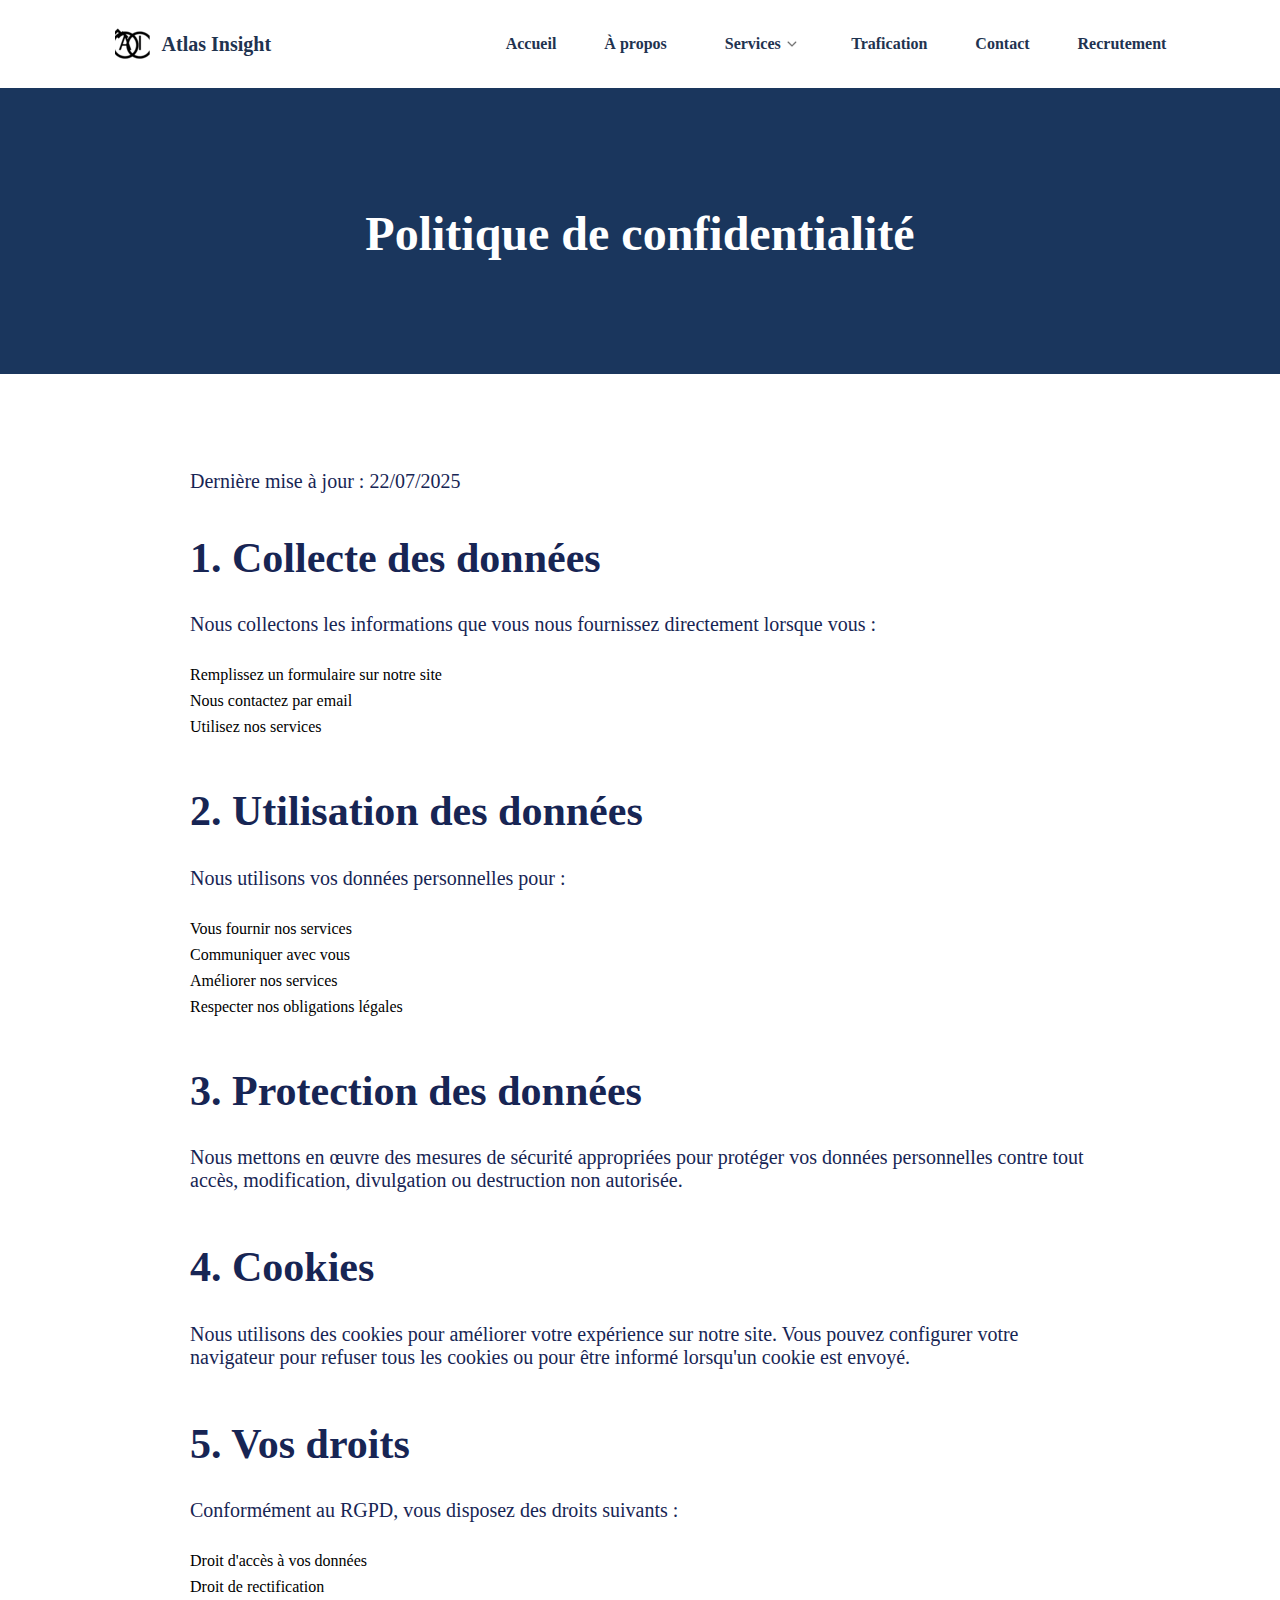
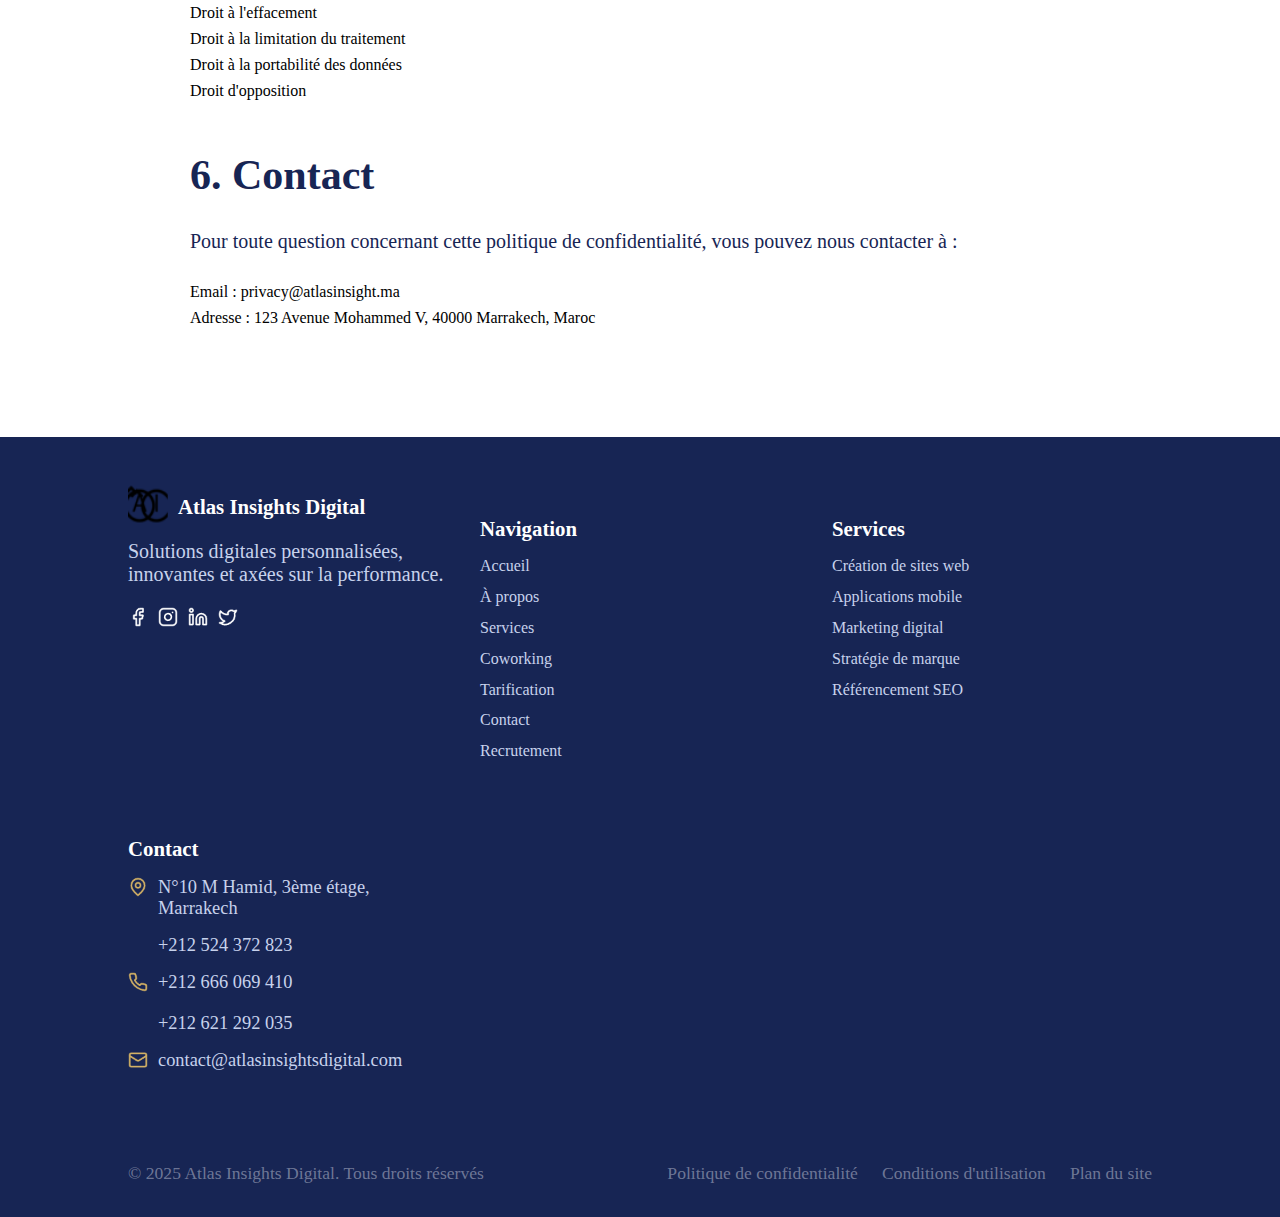
<file: pages/privacy.html>
<!DOCTYPE html>
<html lang="en">
<head>
    <meta charset="UTF-8">
    <meta name="viewport" content="width=device-width, initial-scale=1.0">
    <title>AID Clone</title>
    <link rel="stylesheet" href="/css/privacy_terms.css">
    <link rel="icon" type="image/png" href="/images/favicon.png">

</head>
<body>
    <script src="/javascript/script.js"></script>


                            <!--header -->
                    <div class="header-spacer"></div> 

    <header>
        <nav class="nav container">
            <div class="nav__data">
                <a class="logo" href="/">
                    <img src="/images/AID_Logo (1).png">
                    <span class="logoText">Atlas Insight</span>
                </a>
                <div class="nav__toggle" id="nav-toggle">
                    <i><img src="/images/menu.png" class="nav__menu_logo"></i>
                    <i><img src="/images/close-menu.png" class="nav__close_logo"></i>
                </div>
            </div>
            <div class="nav__menu" id="nav-menu">
                <ul class="nav__list">
                <li ><a class="nav__link" href="/">Accueil</a></li>
                <li><a class="nav__link"1 href="a-propos.html">À propos</a></li>
                <li class="dropdown__item">
                    <div class="nav__link_" id="nav_link-Id">
                    Services 
                    <img src="/images/dropdown-down.png" width="12px" >
                    </div>
                    <ul class="dropdown__menu" id="dropdown-menu">
                        <li>
                            <a href="services.html" class="dropdown__link">
                                Services
                            </a>
                        </li>
                        <li>
                            <a href="coworking.html" class="dropdown__link">
                                Coworking        
                            </a>
                        </li>
                    </ul>
                </li>
                <li><a class="nav__link" href="boutique.html">Trafication</a></li>
                <li><a class="nav__link" href="contact.html">Contact</a></li>
                <li ><a class="nav__link" href="recrutement.html">Recrutement</a></li>
            </ul>
            </div>
        </nav>
    </header>

                            <!--dive 1-->
                    <div class="header-spacer"></div>

    <section class="div1">
        <div>
            <h1>
                Politique de confidentialité
            </h1>
        </div>
    </section>

                            <!--div 2 -->
                    <div class="header-spacer"></div> 


    <div class="container2">
            <div class="date">Dernière mise à jour : 22/07/2025</div>
            
            <div class="section">
                <h1>1. Collecte des données</h1>
                <p class="intro-text">Nous collectons les informations que vous nous fournissez directement lorsque vous :</p>
                <div class="list-item">Remplissez un formulaire sur notre site</div>
                <div class="list-item">Nous contactez par email</div>
                <div class="list-item">Utilisez nos services</div>
            </div>

            <div class="section">
                <h2>2. Utilisation des données</h2>
                <p class="intro-text">Nous utilisons vos données personnelles pour :</p>
                <div class="list-item">Vous fournir nos services</div>
                <div class="list-item">Communiquer avec vous</div>
                <div class="list-item">Améliorer nos services</div>
                <div class="list-item">Respecter nos obligations légales</div>
            </div>
            <div class="section">
            <h2>3. Protection des données</h2>
            <p class="intro-text">Nous mettons en œuvre des mesures de sécurité appropriées pour protéger vos données personnelles contre tout accès, modification, divulgation ou destruction non autorisée.</p>
        </div>

        <div class="section">
            <h2>4. Cookies</h2>
            <p class="intro-text">Nous utilisons des cookies pour améliorer votre expérience sur notre site. Vous pouvez configurer votre navigateur pour refuser tous les cookies ou pour être informé lorsqu'un cookie est envoyé.</p>
        </div>

        <div class="section">
            <h2>5. Vos droits</h2>
            <p class="intro-text">Conformément au RGPD, vous disposez des droits suivants :</p>
            <div class="list-item">Droit d'accès à vos données</div>
            <div class="list-item">Droit de rectification</div>
            <div class="list-item">Droit à l'effacement</div>
            <div class="list-item">Droit à la limitation du traitement</div>
            <div class="list-item">Droit à la portabilité des données</div>
            <div class="list-item">Droit d'opposition</div>
        </div>

        <div class="section">
            <h2>6. Contact</h2>
            <p class="intro-text">Pour toute question concernant cette politique de confidentialité, vous pouvez nous contacter à :</p>
            <div class="list-item">Email : privacy@atlasinsight.ma</div>
            <div class="list-item">Adresse : 123 Avenue Mohammed V, 40000 Marrakech, Maroc</div>
        </div>
        </div>
        

                            <!--footer -->
                    <div class="header-spacer"></div>


    <footer class="footer">
        <div class="footer-container">
            <div class="footer-brand">
               <div class="bott_logo" >
                <img src="/images/AID_Logo (1).png">
                <h1>Atlas Insights Digital</h1>
               </div>
                <p>Solutions digitales personnalisées, innovantes et axées sur la performance.</p>
                <div class="sm-links">
                    <a href=""><img src="/images/facebook_icon.png" style="width: 20px; height: 20px; "></a>
                    <a href=""><img src="/images/insta_icon.png" style="width: 20px; height: 20px; "></a>
                    <a href=""><img src="/images/linkedin_icon.png" style="width: 20px; height: 20px; "></a>
                    <a href=""><img src="/images/twitter_icon.png" style="width: 20px; height: 20px; "></a>
                </div>
            </div>
            
            <div class="footer-section">
                <h2>Navigation</h2>
                <ul class="footer-links">
                    <li><a href="/">Accueil</a></li>
                    <li><a href="a-propos.html">À propos</a></li>
                    <li><a href="services.html">Services</a></li>
                    <li><a href="coworking.html">Coworking</a></li>
                    <li><a href="boutique.htmp">Tarification</a></li>
                    <li><a href="contact.html">Contact</a></li>
                    <li><a href="recrutement.html">Recrutement</a></li>

                </ul>
            </div>
            
            <div class="footer-section">
                <h2>Services</h2>
                <ul class="footer-links">
                    <li><a href="services.html#dev">Création de sites web</a></li>
                    <li><a href="services.html#dev">Applications mobile</a></li>
                    <li><a href="services.html#mark">Marketing digital</a></li>
                    <li><a href="services.html#mark">Stratégie de marque</a></li>
                    <li><a href="services.html#mark">Référencement SEO</a></li>
                </ul>
            </div>
            
            <div class="footer-section">
                <h2>Contact</h2>
                <ul class="contact-info">
                    <li>
                        <span><img src="/images/local_icon.png" style="width: 20px;height: 20px; margin-right: 10px;"></span>
                        <div>N°10 M Hamid, 3ème étage, Marrakech</div>
                    </li>
                    <li>
                        <div style="padding-left: 30px;">+212 524 372 823</div>
                    </li>
                    <li>
                        <span><img src="/images/phone_icon.png" style="width: 20px;height: 20px; margin-right: 10px;"></span>
                        <div>+212 666 069 410</div>
                    </li>
                    <li>
                        <div style="padding-left: 30px;">+212 621 292 035</div>
                    </li>
                    <li>
                        <span><img src="/images/email_icon.png" style="width: 20px;height: 20px; margin-right: 10px;"></span>
                        <div><a href="mailto:contact@atlasinsightsdigital.com" style="color: #c7d2ec;;">contact@atlasinsightsdigital.com</a></div>
                    </li>
                </ul>
            </div>
        </div>
        
        <div class="footer-bottom">
            <p class="copyright">© 2025 Atlas Insights Digital. Tous droits réservés</p>
            <div class="footer-links-horizontal">
                <a href="privacy.html">Politique de confidentialité</a>
                <a href="terms.html">Conditions d'utilisation</a>
                <a href="sitemap.html">Plan du site</a>
            </div>
        </div>
    </footer>
</body>
</html>
</file>
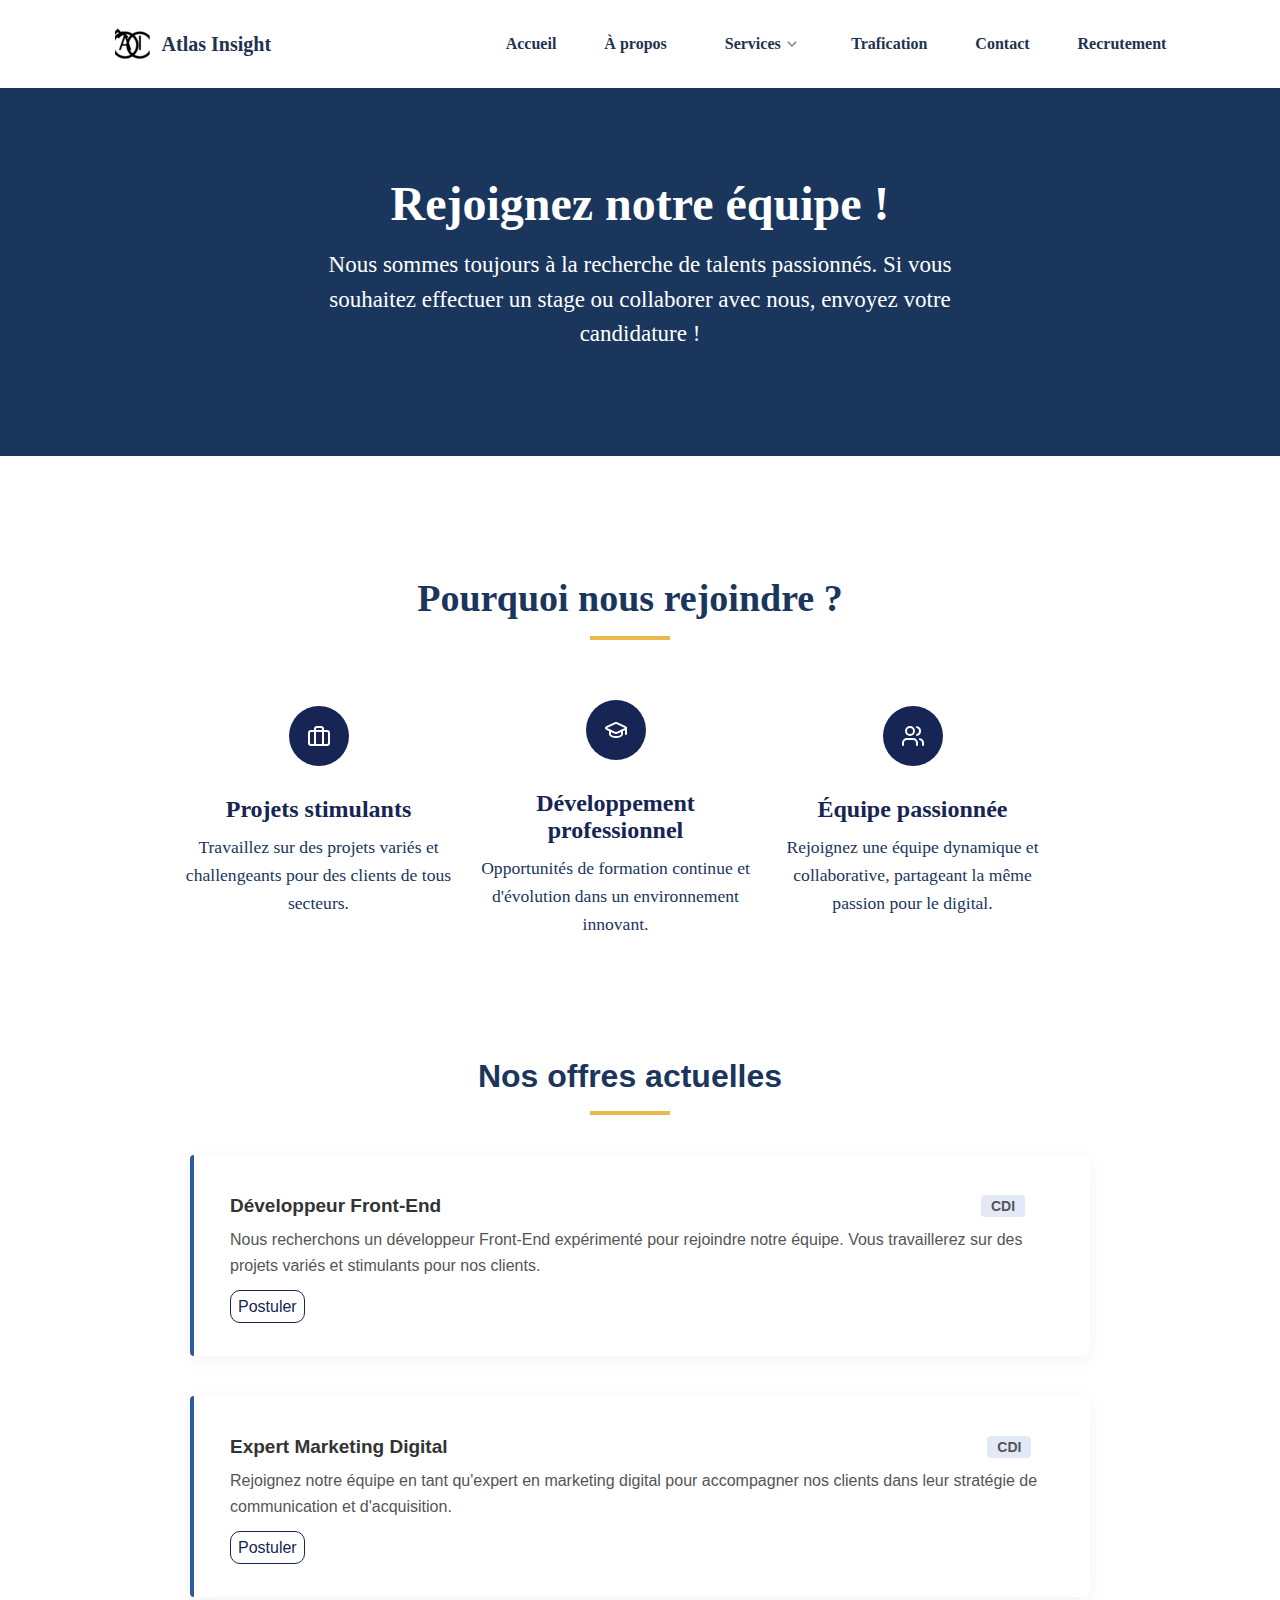
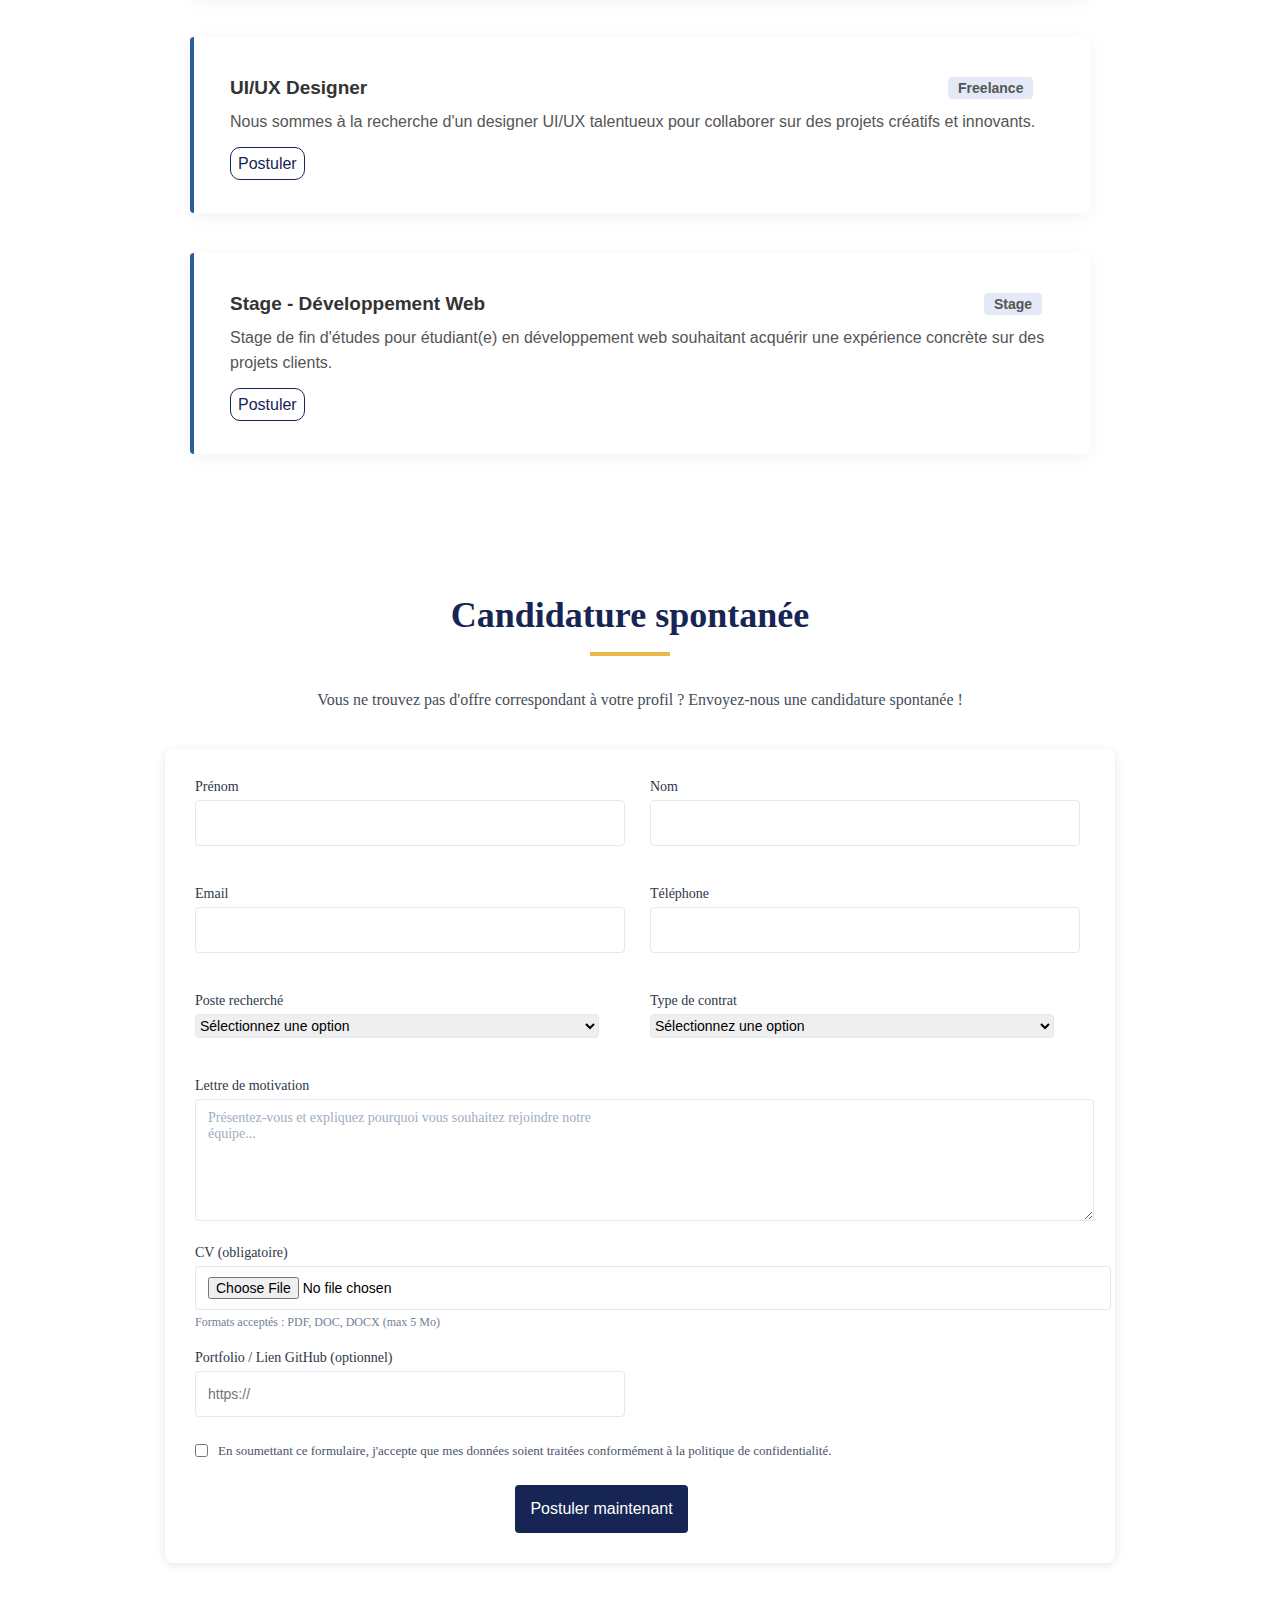
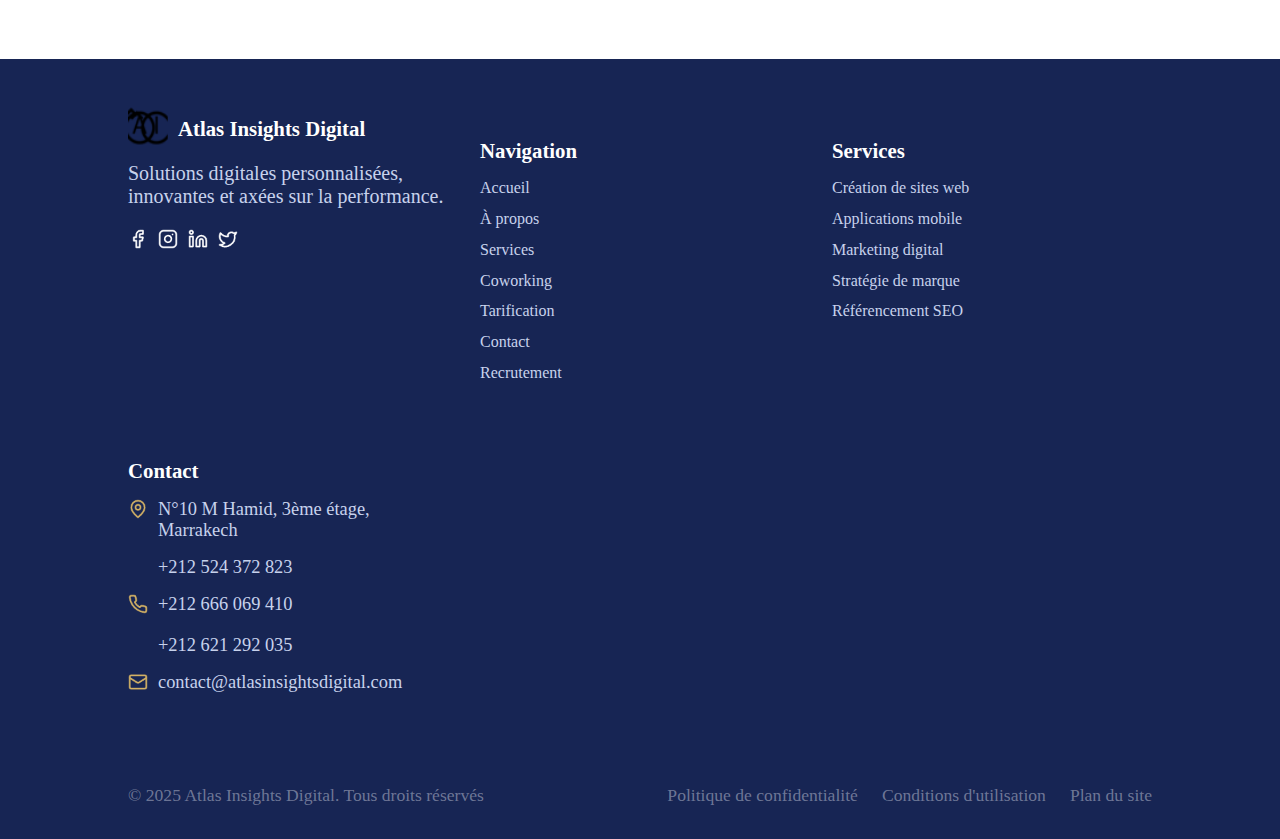
<file: pages/recrutement.html>
<!DOCTYPE html>
<html lang="en">
<head>
    <meta charset="UTF-8">
    <meta name="viewport" content="width=device-width, initial-scale=1.0">
    <title>AID Clone</title>
    <link rel="stylesheet" href="/css/recrutement.css">
    <link rel="icon" type="image/png" href="/images/favicon.png">

</head>
<body>
    <script src="/javascript/script.js"></script>


                            <!--header -->
                    <div class="header-spacer"></div> 

    <header>
        <nav class="nav container">
            <div class="nav__data">
                <a class="logo" href="/">
                    <img src="/images/AID_Logo (1).png">
                    <span class="logoText">Atlas Insight</span>
                </a>
                <div class="nav__toggle" id="nav-toggle">
                    <i><img src="/images/menu.png" class="nav__menu_logo"></i>
                    <i><img src="/images/close-menu.png" class="nav__close_logo"></i>
                </div>
            </div>
            <div class="nav__menu" id="nav-menu">
                <ul class="nav__list">
                <li ><a class="nav__link" href="/">Accueil</a></li>
                <li><a class="nav__link"1 href="a-propos.html">À propos</a></li>
                <li class="dropdown__item">
                    <div class="nav__link_" id="nav_link-Id">
                    Services 
                    <img src="/images/dropdown-down.png" width="12px" >
                    </div>
                    <ul class="dropdown__menu" id="dropdown-menu">
                        <li>
                            <a href="services.html" class="dropdown__link">
                                Services
                            </a>
                        </li>
                        <li>
                            <a href="coworking.html" class="dropdown__link">
                                Coworking        
                            </a>
                        </li>
                    </ul>
                </li>
                <li><a class="nav__link" href="boutique.html">Trafication</a></li>
                <li><a class="nav__link" href="contact.html">Contact</a></li>
                <li ><a class="nav__link" href="recrutement.html">Recrutement</a></li>
            </ul>
            </div>
        </nav>
    </header>

                            <!--dive 1-->
                    <div class="header-spacer"></div> 



            <section class="div1">
                <div class="div1_content">
                    <h1>
                        Rejoignez notre équipe !
                    </h1>
                        <p>Nous sommes toujours à la recherche de talents passionnés. Si vous souhaitez effectuer un stage ou collaborer avec nous, envoyez votre candidature !</p>
                </div>
            </section>


                             <!--div 2 -->
                    <div class="header-spacer"></div> 



                <div class="process-section">
                    <div class="process-container">
                        <h2 class="section-title">Pourquoi nous rejoindre ?</h2>
                        
                        <div class="steps-container">
                        <div class="step" style="margin-bottom: 15px;">
                            <div class="mv-icon"><svg xmlns="http://www.w3.org/2000/svg" width="28" height="28" viewBox="0 0 24 24" fill="none" stroke="currentColor" stroke-width="2" stroke-linecap="round" stroke-linejoin="round" class="lucide lucide-briefcase text-white"><rect width="20" height="14" x="2" y="7" rx="2" ry="2"></rect><path d="M16 21V5a2 2 0 0 0-2-2h-4a2 2 0 0 0-2 2v16"></path></svg></div>
                            
                            <div class="step-content">
                            <h3>Projets stimulants</h3>
                            <p>Travaillez sur des projets variés et challengeants pour des clients de tous secteurs.</p>
                            </div>
                        </div>
                        
                        <div class="step" >
                            <div class="mv-icon"><svg xmlns="http://www.w3.org/2000/svg" width="28" height="28" viewBox="0 0 24 24" fill="none" stroke="currentColor" stroke-width="2" stroke-linecap="round" stroke-linejoin="round" class="lucide lucide-graduation-cap text-white"><path d="M21.42 10.922a1 1 0 0 0-.019-1.838L12.83 5.18a2 2 0 0 0-1.66 0L2.6 9.08a1 1 0 0 0 0 1.832l8.57 3.908a2 2 0 0 0 1.66 0z"></path><path d="M22 10v6"></path><path d="M6 12.5V16a6 3 0 0 0 12 0v-3.5"></path></svg></div>
                            <div class="step-content">
                            <h3>Développement professionnel</h3>
                            <p>Opportunités de formation continue et d'évolution dans un environnement innovant.</p>
                            </div>
                        </div>
                        
                        <div class="step" style="margin-bottom: 15px;">
                            <div class="mv-icon"><svg xmlns="http://www.w3.org/2000/svg" width="28" height="28" viewBox="0 0 24 24" fill="none" stroke="currentColor" stroke-width="2" stroke-linecap="round" stroke-linejoin="round" class="lucide lucide-users text-white"><path d="M16 21v-2a4 4 0 0 0-4-4H6a4 4 0 0 0-4 4v2"></path><circle cx="9" cy="7" r="4"></circle><path d="M22 21v-2a4 4 0 0 0-3-3.87"></path><path d="M16 3.13a4 4 0 0 1 0 7.75"></path></svg></div>
                            <div class="step-content">
                            <h3>Équipe passionnée</h3>
                            <p>Rejoignez une équipe dynamique et collaborative, partageant la même passion pour le digital.</p>
                            </div>
                        </div>
                        </div>
                    </div>
                </div>

                            <!--div 3 -->
                    <div class="header-spacer"></div> 
                          
                    

    <div class="job-offers-section">
        <div class="job-offers-container">
            <h1 class="section-title">Nos offres actuelles</h1>
            
            <!-- Front-End Developer -->
            <div class="job-card mission">
            <div class="job-title-container">
                <h2>Développeur Front-End</h2>
                <span class="job-type" style="margin-left: 64%;">CDI</span>
            </div>
            <p>Nous recherchons un développeur Front-End expérimenté pour rejoindre notre équipe. Vous travaillerez sur des projets variés et stimulants pour nos clients.</p>
            <a href="recrutement.html#Postuler" class="apply-link">Postuler</a>
            </div>
            <div class="job-card mission">
            <div class="job-title-container">
                <h2>Expert Marketing Digital</h2>
                <span class="job-type" style="margin-left: 64%;">CDI</span>
            </div>
            <p>Rejoignez notre équipe en tant qu'expert en marketing digital pour accompagner nos clients dans leur stratégie de communication et d'acquisition.</p>
            <a href="recrutement.html#Postuler" class="apply-link">Postuler</a>
            </div>

            <div class="job-card mission">
            <div class="job-title-container">
                <h2>UI/UX Designer</h2>
                <span class="job-type" style="margin-left: 69%;">Freelance</span>
            </div>
            <p>Nous sommes à la recherche d'un designer UI/UX talentueux pour collaborer sur des projets créatifs et innovants.</p>
            <a href="recrutement.html#Postuler" class="apply-link">Postuler</a>
            </div>

            <div class="job-card mission">
            <div class="job-title-container">
                <h2>Stage - Développement Web</h2>
                <span class="job-type" style="margin-left: 59%;">Stage</span>
            </div>
            <p>Stage de fin d'études pour étudiant(e) en développement web souhaitant acquérir une expérience concrète sur des projets clients.</p>
            <a href="recrutement.html#Postuler" class="apply-link">Postuler</a>
            </div>
        </div>
    </div>


                             <!--div 3 -->
                    <div class="header-spacer"></div> 

                <div class="header2" id="Postuler">
                    <h1 >Candidature spontanée</h1>
                    <p class="subtitle">Vous ne trouvez pas d'offre correspondant à votre profil ? Envoyez-nous une candidature spontanée !</p>
                </div>
            <div class="container2">

                <div class="form-container">
                    <form>
                        <div class="form-row">
                            <div class="form-group">
                                <label for="firstName">Prénom</label>
                                <input type="text" id="firstName" name="firstName">
                            </div>

                            <div class="form-group">
                                <label for="lastName">Nom</label>
                                <input type="text" id="lastName" name="lastName">
                            </div>
                        </div>

                        <div class="form-row">
                            <div class="form-group">
                                <label for="email">Email</label>
                                <input type="email" id="email" name="email">
                            </div>

                            <div class="form-group">
                                <label for="phone">Téléphone</label>
                                <input type="tel" id="phone" name="phone">
                            </div>
                        </div>

                        <div class="form-row">
                            <div class="form-group">
                                <label for="position">Poste recherché</label>
                                <select id="position" name="position" >
                                    <option value="">Sélectionnez une option</option>
                                    <option value="">Développeur</option>
                                    <option value="">Designer</option>
                                    <option value="">Marketing Degital</option>
                                    <option value="">Chef de Projet</option>
                                    <option value="">Stage</option>
                                    <option value="">Autre</option>
                                </select>
                            </div>

                            <div class="form-group">
                                <label for="contractType">Type de contrat</label>
                                <select id="contractType" name="contractType">
                                    <option value="">Sélectionnez une option</option>
                                    <option value="">CDI</option>
                                    <option value="">CDD</option>
                                    <option value="">Freelance</option>
                                    <option value="">Stage</option>
                                    <option value="">Alternance</option>
                                </select>
                            </div>
                        </div>

                        <div class="form-group">
                            <label for="motivation">Lettre de motivation</label>
                            <textarea id="motivation" name="motivation" placeholder="Présentez-vous et expliquez pourquoi vous souhaitez rejoindre notre équipe..."></textarea>
                        </div>

                        <div class="file-group">
                            <label>CV (obligatoire)</label>
                            <div class="file-upload">
                                <input type="file" id="cv" name="cv" accept=".pdf,.doc,.docx">
                            </div>
                            <div class="file-info">Formats acceptés : PDF, DOC, DOCX (max 5 Mo)</div>
                        </div>

                        <div class="form-group">
                            <label for="portfolio">Portfolio / Lien GitHub (optionnel)</label>
                            <input type="url" id="portfolio" name="portfolio" placeholder="https://">
                        </div>

                        <div class="checkbox-group">
                            <input type="checkbox" id="privacy" name="privacy">
                            <label for="privacy">En soumettant ce formulaire, j'accepte que mes données soient traitées conformément à la politique de confidentialité.</label>
                        </div>

                        <button type="submit" class="submit-btn" id="rec">Postuler maintenant</button>
                    </form>
                </div>
            </div>
                            <!--footer -->
                    <div class="header-spacer"></div>


    <footer class="footer">
        <div class="footer-container">
            <div class="footer-brand">
               <div class="bott_logo" >
                <img src="/images/AID_Logo (1).png">
                <h1>Atlas Insights Digital</h1>
               </div>
                <p>Solutions digitales personnalisées, innovantes et axées sur la performance.</p>
                <div class="sm-links">
                    <a href=""><img src="/images/facebook_icon.png" style="width: 20px; height: 20px; "></a>
                    <a href=""><img src="/images/insta_icon.png" style="width: 20px; height: 20px; "></a>
                    <a href=""><img src="/images/linkedin_icon.png" style="width: 20px; height: 20px; "></a>
                    <a href=""><img src="/images/twitter_icon.png" style="width: 20px; height: 20px; "></a>
                </div>
            </div>
            
            <div class="footer-section">
                <h2>Navigation</h2>
                <ul class="footer-links">
                    <li><a href="/">Accueil</a></li>
                    <li><a href="a-propos.html">À propos</a></li>
                    <li><a href="services.html">Services</a></li>
                    <li><a href="coworking.html">Coworking</a></li>
                    <li><a href="boutique.htmp">Tarification</a></li>
                    <li><a href="contact.html">Contact</a></li>
                    <li><a href="recrutement.html">Recrutement</a></li>

                </ul>
            </div>
            
            <div class="footer-section">
                <h2>Services</h2>
                <ul class="footer-links">
                    <li><a href="services.html#dev">Création de sites web</a></li>
                    <li><a href="services.html#dev">Applications mobile</a></li>
                    <li><a href="services.html#mark">Marketing digital</a></li>
                    <li><a href="services.html#mark">Stratégie de marque</a></li>
                    <li><a href="services.html#mark">Référencement SEO</a></li>
                </ul>
            </div>
            
            <div class="footer-section">
                <h2>Contact</h2>
                <ul class="contact-info">
                    <li>
                        <span><img src="/images/local_icon.png" style="width: 20px;height: 20px; margin-right: 10px;"></span>
                        <div>N°10 M Hamid, 3ème étage, Marrakech</div>
                    </li>
                    <li>
                        <div style="padding-left: 30px;">+212 524 372 823</div>
                    </li>
                    <li>
                        <span><img src="/images/phone_icon.png" style="width: 20px;height: 20px; margin-right: 10px;"></span>
                        <div>+212 666 069 410</div>
                    </li>
                    <li>
                        <div style="padding-left: 30px;">+212 621 292 035</div>
                    </li>
                    <li>
                        <span><img src="/images/email_icon.png" style="width: 20px;height: 20px; margin-right: 10px;"></span>
                        <div><a href="mailto:contact@atlasinsightsdigital.com" style="color: #c7d2ec;;">contact@atlasinsightsdigital.com</a></div>
                    </li>
                </ul>
            </div>
        </div>
        
        <div class="footer-bottom">
            <p class="copyright">© 2025 Atlas Insights Digital. Tous droits réservés</p>
            <div class="footer-links-horizontal">
                <a href="privacy.html">Politique de confidentialité</a>
                <a href="terms.html">Conditions d'utilisation</a>
                <a href="sitemap.html">Plan du site</a>
            </div>
        </div>
    </footer>
</body>
</html>
</file>
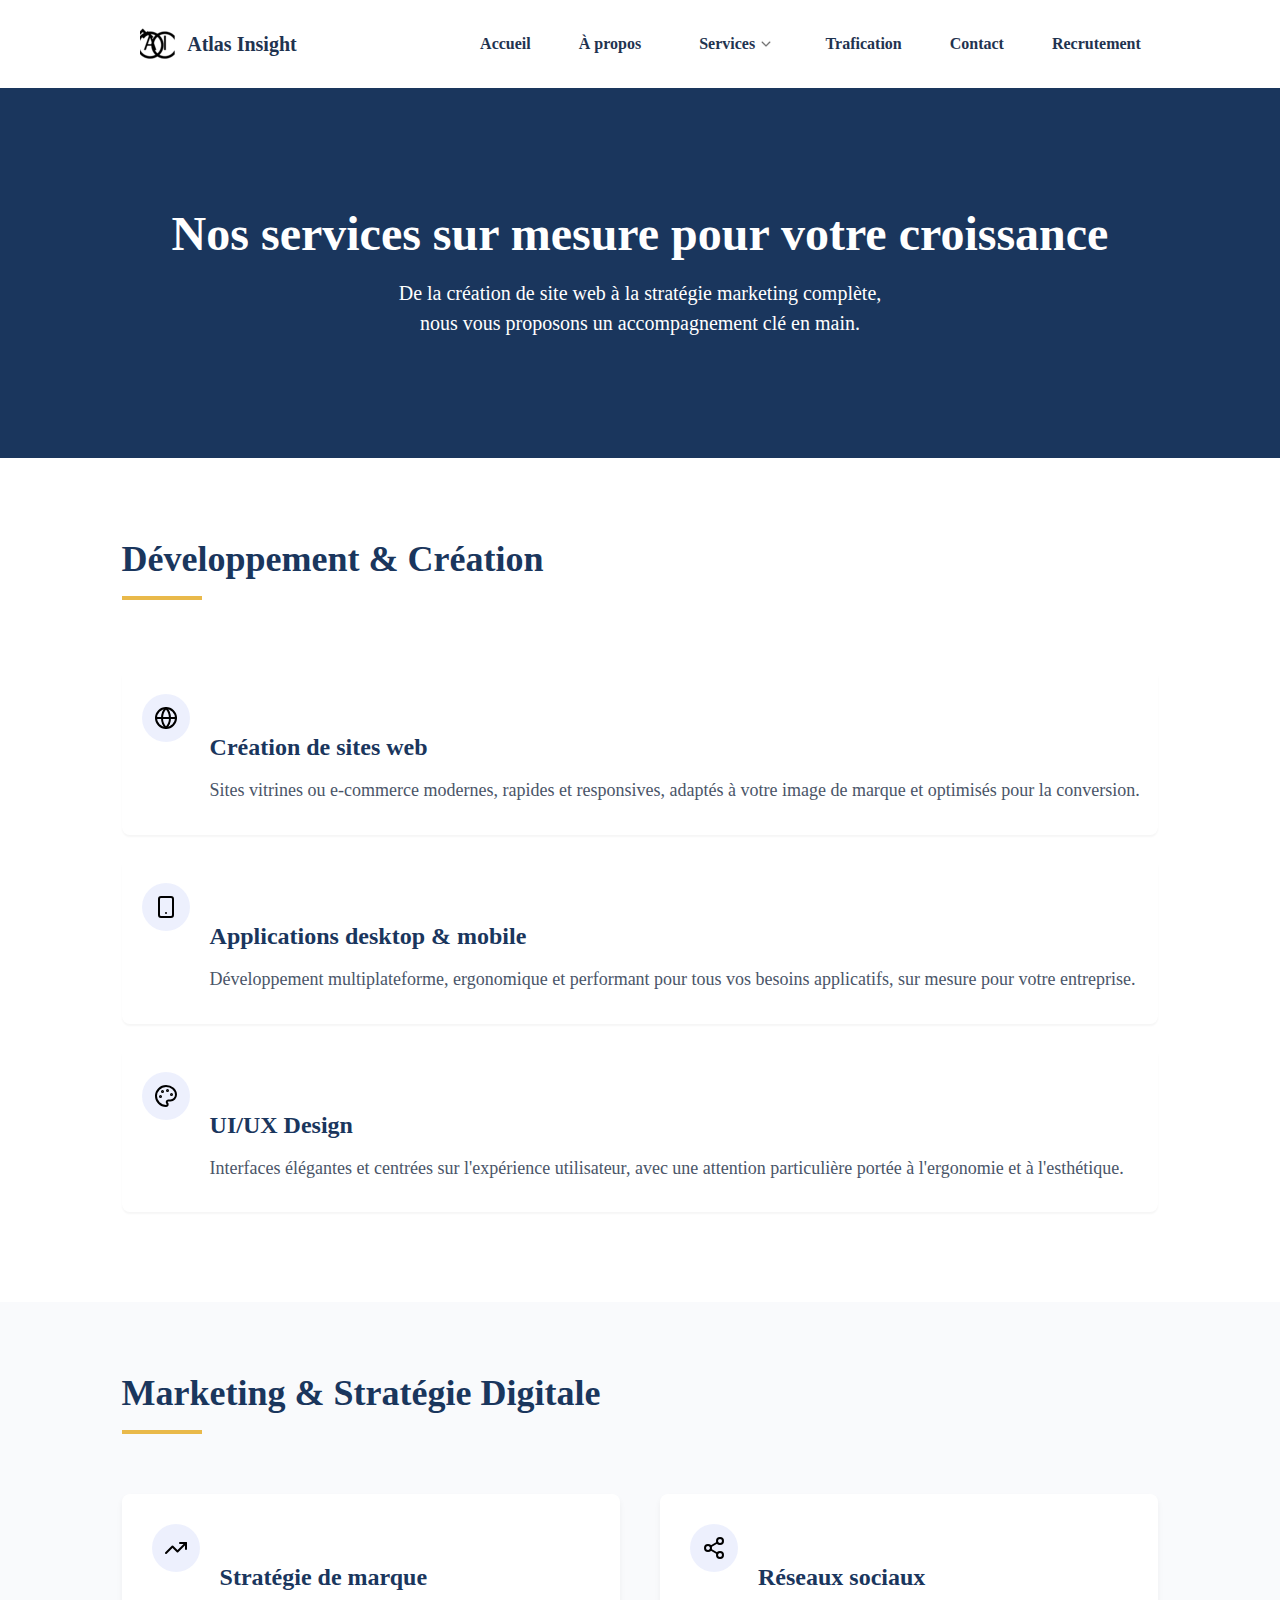
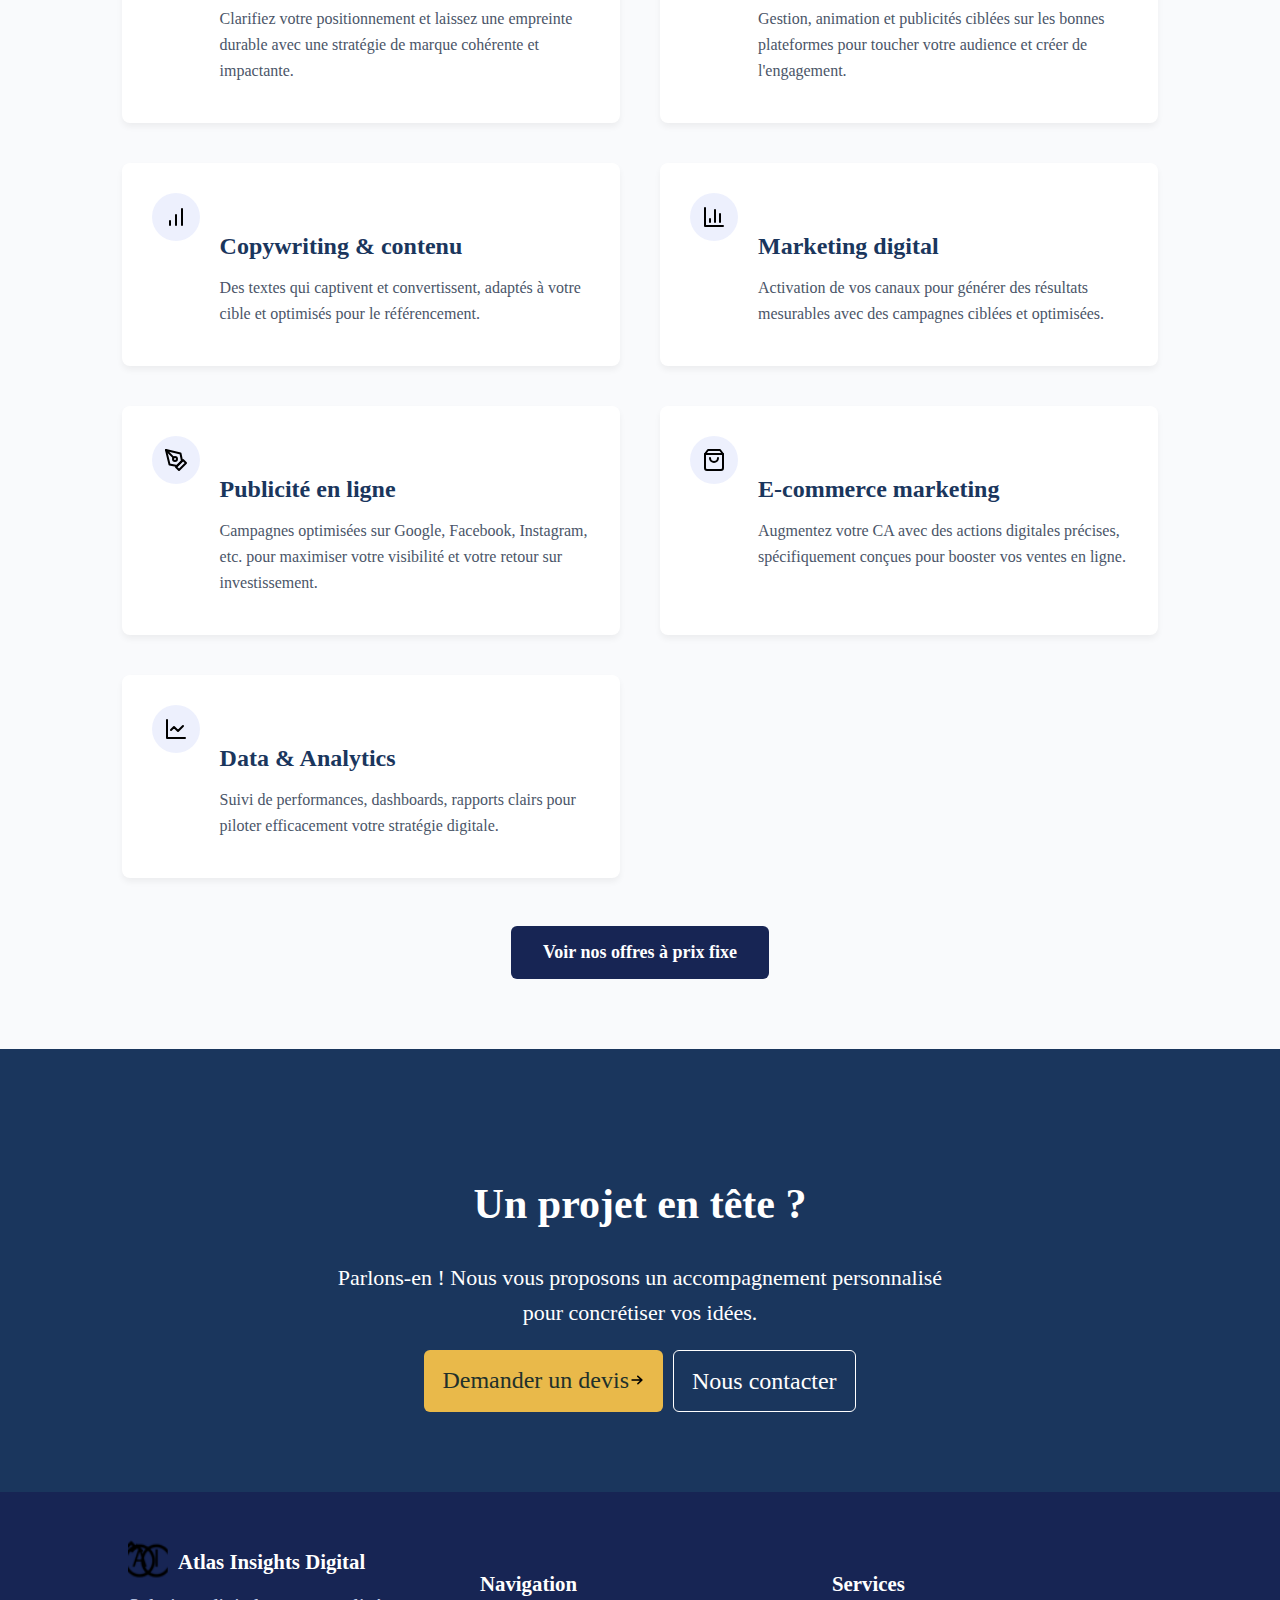
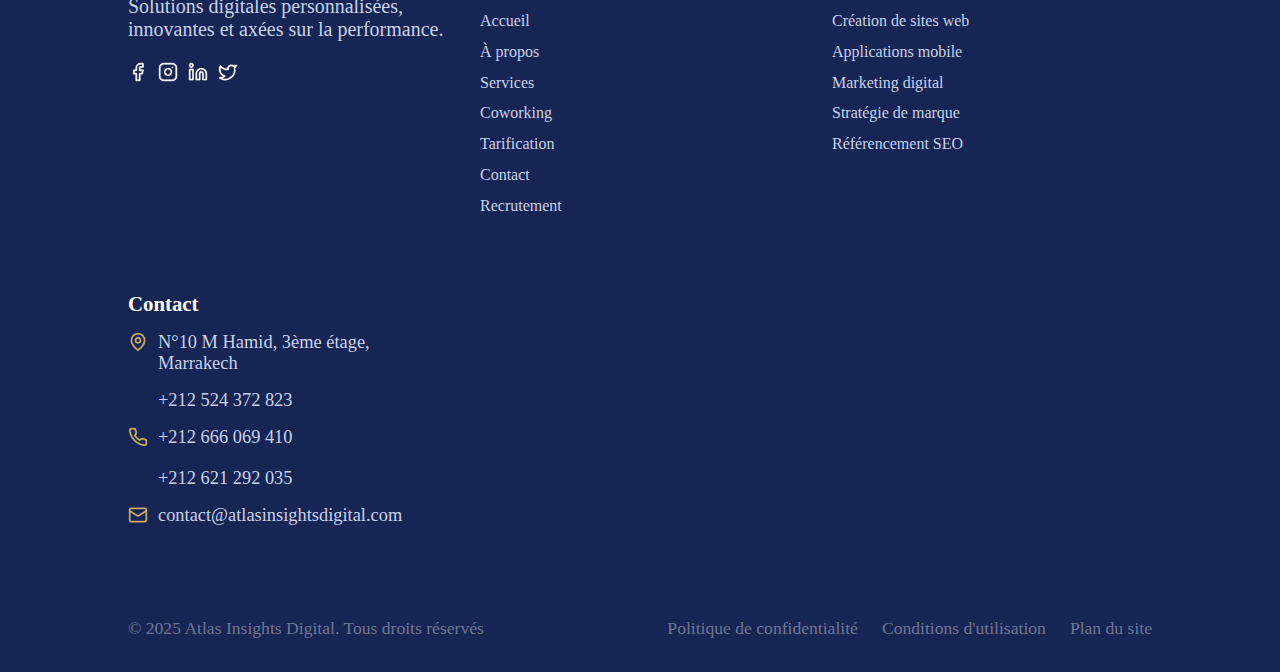
<file: pages/services.html>
<!DOCTYPE html>
<html lang="en">
<head>
    <meta charset="UTF-8">
    <meta name="viewport" content="width=device-width, initial-scale=1.0">
    <title>AID Clone</title>
    <link rel="stylesheet" href="../css/stylePages.css">
    <link rel="icon" type="image/png" href="../images/favicon.png">

</head>
<body>
    <script src="../javascript/script.js"></script>


                            <!--header -->
                    <div class="header-spacer"></div> 

    <header>
        <nav class="nav container">
            <div class="nav__data">
                <a class="logo" href="../index.html">
                    <img src="../images/AID_Logo (1).png">
                    <span class="logoText">Atlas Insight</span>
                </a>
                <div class="nav__toggle" id="nav-toggle">
                    <i><img src="../images/menu.png" class="nav__menu_logo"></i>
                    <i><img src="../images/close-menu.png" class="nav__close_logo"></i>
                </div>
            </div>
            <div class="nav__menu" id="nav-menu">
                <ul class="nav__list">
                <li ><a class="nav__link" href="../index.html">Accueil</a></li>
                <li><a class="nav__link"1 href="a-propos.html">À propos</a></li>
                <li class="dropdown__item">
                    <div class="nav__link_" id="nav_link-Id">
                    Services 
                    <img src="../images/dropdown-down.png" width="12px" >
                    </div>
                    <ul class="dropdown__menu" id="dropdown-menu">
                        <li>
                            <a href="services.html" class="dropdown__link">
                                Services
                            </a>
                        </li>
                        <li>
                            <a href="coworking.html" class="dropdown__link">
                                Coworking        
                            </a>
                        </li>
                    </ul>
                </li>
                <li><a class="nav__link" href="boutique.html">Trafication</a></li>
                <li><a class="nav__link" href="contact.html">Contact</a></li>
                <li ><a class="nav__link" href="recrutement.html">Recrutement</a></li>
            </ul>
            </div>
        </nav>
    </header>

                            <!--dive 1-->
                    <div class="header-spacer"></div> 



    <section class="div1_services">
        <div>
            <h1>
            Nos services sur mesure pour votre croissance
            </h1>
                <p>De la création de site web à la stratégie marketing complète, nous vous proposons un accompagnement clé en main.</p>
        </div>
    </section>


                             <!--div 2 -->
                    <div class="header-spacer"></div> 

    <div class="dev-section">
        <div class="dev-container">
            <h2 class="dev-main-title" id="dev">Développement & Création</h2>
            
            <div class="dev-service">
                <div class="align">
                    <div class="value-icon" style="background-color: rgba(74, 108, 233, 0.1);">
                        <svg xmlns="http://www.w3.org/2000/svg" width="24" height="24" viewBox="0 0 24 24" fill="none" stroke="currentColor" stroke-width="2" stroke-linecap="round" stroke-linejoin="round" class="lucide lucide-globe text-primary-600"><circle cx="12" cy="12" r="10"></circle><path d="M12 2a14.5 14.5 0 0 0 0 20 14.5 14.5 0 0 0 0-20"></path><path d="M2 12h20"></path></svg>                    </div>
                    <div class="text">
                        <h3 class="dev-service-title">Création de sites web</h3>
                        <p class="dev-service-description">Sites vitrines ou e-commerce modernes, rapides et responsives, adaptés à votre image de marque et optimisés pour la conversion.</p>
                    </div>
                </div>
            </div>
            
                <div class="dev-service">
                    <div class="align">
                        <div class="value-icon" style="background-color: rgba(74, 108, 233, 0.1);">
                            <svg xmlns="http://www.w3.org/2000/svg" width="24" height="24" viewBox="0 0 24 24" fill="none" stroke="currentColor" stroke-width="2" stroke-linecap="round" stroke-linejoin="round" class="lucide lucide-smartphone text-primary-600"><rect width="14" height="20" x="5" y="2" rx="2" ry="2"></rect><path d="M12 18h.01"></path></svg>
                        </div>
                        <div class="text">
                            <h3 class="dev-service-title">Applications desktop & mobile</h3>
                            <p class="dev-service-description">Développement multiplateforme, ergonomique et performant pour tous vos besoins applicatifs, sur mesure pour votre entreprise.</p>
                        </div>
                    </div>
                </div>                
            
            <div class="dev-service">
                    <div class="align">
                        <div class="value-icon" style="background-color: rgba(74, 108, 233, 0.1);">
                            <svg xmlns="http://www.w3.org/2000/svg" width="24" height="24" viewBox="0 0 24 24" fill="none" stroke="currentColor" stroke-width="2" stroke-linecap="round" stroke-linejoin="round" class="lucide lucide-palette text-primary-600"><circle cx="13.5" cy="6.5" r=".5" fill="currentColor"></circle><circle cx="17.5" cy="10.5" r=".5" fill="currentColor"></circle><circle cx="8.5" cy="7.5" r=".5" fill="currentColor"></circle><circle cx="6.5" cy="12.5" r=".5" fill="currentColor"></circle><path d="M12 2C6.5 2 2 6.5 2 12s4.5 10 10 10c.926 0 1.648-.746 1.648-1.688 0-.437-.18-.835-.437-1.125-.29-.289-.438-.652-.438-1.125a1.64 1.64 0 0 1 1.668-1.668h1.996c3.051 0 5.555-2.503 5.555-5.554C21.965 6.012 17.461 2 12 2z"></path></svg>
                        </div>
                        <div class="text">
                            <h3 class="dev-service-title">UI/UX Design</h3>
                            <p class="dev-service-description">Interfaces élégantes et centrées sur l'expérience utilisateur, avec une attention particulière portée à l'ergonomie et à l'esthétique.</p>
                        </div>
                    </div>
            </div>
        </div>
    </div>




                            <!--div 3    -->
                    <div class="header-spacer"></div> 
                          
                    
                    
                    
    <div class="marketing-section">
        <div class="marketing-container">
            <h2 class="marketing-main-title" id="mark">Marketing & Stratégie Digitale</h2>
            
            <div class="marketing-grid">
                <div class="marketing-service">
                    <div class="align">
                        <div class="value-icon" style="background-color: rgba(74, 108, 233, 0.1);">
                            <svg xmlns="http://www.w3.org/2000/svg" width="24" height="24" viewBox="0 0 24 24" fill="none" stroke="currentColor" stroke-width="2" stroke-linecap="round" stroke-linejoin="round" class="lucide lucide-trending-up text-primary-600"><polyline points="22 7 13.5 15.5 8.5 10.5 2 17"></polyline><polyline points="16 7 22 7 22 13"></polyline></svg>
                        </div>
                        <div class="text">
                            <h3 class="marketing-service-title">Stratégie de marque</h3>
                            <p class="marketing-service-description">Clarifiez votre positionnement et laissez une empreinte durable avec une stratégie de marque cohérente et impactante.</p>
                        </div>
                    </div>
                </div>
                
                <div class="marketing-service">
                        <div class="align">
                            <div class="value-icon" style="background-color: rgba(74, 108, 233, 0.1);">
                                <svg xmlns="http://www.w3.org/2000/svg" width="24" height="24" viewBox="0 0 24 24" fill="none" stroke="currentColor" stroke-width="2" stroke-linecap="round" stroke-linejoin="round" class="lucide lucide-share2 text-primary-600"><circle cx="18" cy="5" r="3"></circle><circle cx="6" cy="12" r="3"></circle><circle cx="18" cy="19" r="3"></circle><line x1="8.59" x2="15.42" y1="13.51" y2="17.49"></line><line x1="15.41" x2="8.59" y1="6.51" y2="10.49"></line></svg>
                            </div>
                            <div class="text">
                                <h3 class="marketing-service-title">Réseaux sociaux</h3>
                                <p class="marketing-service-description">Gestion, animation et publicités ciblées sur les bonnes plateformes pour toucher votre audience et créer de l'engagement.</p>                           
                            </div>
                        </div>
                </div>
                
                <div class="marketing-service">
                        <div class="align">
                            <div class="value-icon" style="background-color: rgba(74, 108, 233, 0.1);">
                                <svg xmlns="http://www.w3.org/2000/svg" width="24" height="24" viewBox="0 0 24 24" fill="none" stroke="currentColor" stroke-width="2" stroke-linecap="round" stroke-linejoin="round" class="lucide lucide-bar-chart text-primary-600"><line x1="12" x2="12" y1="20" y2="10"></line><line x1="18" x2="18" y1="20" y2="4"></line><line x1="6" x2="6" y1="20" y2="16"></line></svg>
                            </div>
                            <div class="text">
                                <h3 class="marketing-service-title">Copywriting & contenu</h3>
                                <p class="marketing-service-description">Des textes qui captivent et convertissent, adaptés à votre cible et optimisés pour le référencement.</p>
                            </div>
                        </div>
                </div>
                
                <div class="marketing-service">
                        <div class="align">
                            <div class="value-icon" style="background-color: rgba(74, 108, 233, 0.1);">
                                <svg xmlns="http://www.w3.org/2000/svg" width="24" height="24" viewBox="0 0 24 24" fill="none" stroke="currentColor" stroke-width="2" stroke-linecap="round" stroke-linejoin="round" class="lucide lucide-bar-chart3 text-primary-600"><path d="M3 3v18h18"></path><path d="M18 17V9"></path><path d="M13 17V5"></path><path d="M8 17v-3"></path></svg>
                            </div>
                            <div class="text">
                                <h3 class="marketing-service-title">Marketing digital</h3>
                                <p class="marketing-service-description">Activation de vos canaux pour générer des résultats mesurables avec des campagnes ciblées et optimisées.</p>
                            </div>
                        </div>
                </div>
                
                <div class="marketing-service">
                        <div class="align">
                            <div class="value-icon" style="background-color: rgba(74, 108, 233, 0.1);">
                                <svg xmlns="http://www.w3.org/2000/svg" width="24" height="24" viewBox="0 0 24 24" fill="none" stroke="currentColor" stroke-width="2" stroke-linecap="round" stroke-linejoin="round" class="lucide lucide-pen-tool text-primary-600"><path d="m12 19 7-7 3 3-7 7-3-3z"></path><path d="m18 13-1.5-7.5L2 2l3.5 14.5L13 18l5-5z"></path><path d="m2 2 7.586 7.586"></path><circle cx="11" cy="11" r="2"></circle></svg>
                            </div>
                            <div class="text">
                                <h3 class="marketing-service-title">Publicité en ligne</h3>
                                <p class="marketing-service-description">Campagnes optimisées sur Google, Facebook, Instagram, etc. pour maximiser votre visibilité et votre retour sur investissement.</p>
                            </div>
                        </div>
                </div>
                
                <div class="marketing-service">
                        <div class="align">
                            <div class="value-icon" style="background-color: rgba(74, 108, 233, 0.1);">
                                <svg xmlns="http://www.w3.org/2000/svg" width="24" height="24" viewBox="0 0 24 24" fill="none" stroke="currentColor" stroke-width="2" stroke-linecap="round" stroke-linejoin="round" class="lucide lucide-shopping-bag text-primary-600"><path d="M6 2 3 6v14a2 2 0 0 0 2 2h14a2 2 0 0 0 2-2V6l-3-4Z"></path><path d="M3 6h18"></path><path d="M16 10a4 4 0 0 1-8 0"></path></svg>
                            </div>
                            <div class="text">
                                <h3 class="marketing-service-title">E-commerce marketing</h3>
                                <p class="marketing-service-description">Augmentez votre CA avec des actions digitales précises, spécifiquement conçues pour booster vos ventes en ligne.</p>
                            </div>
                        </div>
                </div>
                <div class="marketing-service">
                        <div class="align">
                            <div class="value-icon" style="background-color: rgba(74, 108, 233, 0.1);">
                                <svg xmlns="http://www.w3.org/2000/svg" width="24" height="24" viewBox="0 0 24 24" fill="none" stroke="currentColor" stroke-width="2" stroke-linecap="round" stroke-linejoin="round" class="lucide lucide-line-chart text-primary-600"><path d="M3 3v18h18"></path><path d="m19 9-5 5-4-4-3 3"></path></svg>
                            </div>
                            <div class="text">
                                <h3 class="marketing-service-title">Data & Analytics</h3>
                                <p class="marketing-service-description">Suivi de performances, dashboards, rapports clairs pour piloter efficacement votre stratégie digitale.</p>
                            </div>
                        </div>
                </div>
            </div>
            <div class="join-team">
                <a href="boutique.html#offre" class="join-button">Voir nos offres à prix fixe</a>
            </div>
        </div>
    </div>
                            <!--div 4    -->
                        <div class="header-spacer"></div> 



    <div class="cta-section_services">
        <div class="cta-container_services">
            <div class="cta-content_services">
                <h2 class="cta-title_services">Un projet en tête ?</h2>
                <p class="cta-text_services">Parlons-en ! Nous vous proposons un accompagnement personnalisé<br>pour concrétiser vos idées.</p>
            <div class="buttons_services">
                <a class="A" href="devis.html">Demander un devis<img src="../images/right-arrow.png" ></a>
                <a class="B" href="contact.html">Nous contacter</a>
            </div>
            </div>
        </div>
    </div>


                            <!--footer -->
                    <div class="header-spacer"></div>


    <footer class="footer">
        <div class="footer-container">
            <div class="footer-brand">
               <div class="bott_logo" >
                <img src="../images/AID_Logo (1).png">
                <h1>Atlas Insights Digital</h1>
               </div>
                <p>Solutions digitales personnalisées, innovantes et axées sur la performance.</p>
                <div class="sm-links">
                    <a href=""><img src="../images/facebook_icon.png" style="width: 20px; height: 20px; "></a>
                    <a href=""><img src="../images/insta_icon.png" style="width: 20px; height: 20px; "></a>
                    <a href=""><img src="../images/linkedin_icon.png" style="width: 20px; height: 20px; "></a>
                    <a href=""><img src="../images/twitter_icon.png" style="width: 20px; height: 20px; "></a>
                </div>
            </div>
            
            <div class="footer-section">
                <h2>Navigation</h2>
                <ul class="footer-links">
                    <li><a href="../index.html">Accueil</a></li>
                    <li><a href="a-propos.html">À propos</a></li>
                    <li><a href="services.html">Services</a></li>
                    <li><a href="coworking.html">Coworking</a></li>
                    <li><a href="boutique.htmp">Tarification</a></li>
                    <li><a href="contact.html">Contact</a></li>
                    <li><a href="recrutement.html">Recrutement</a></li>

                </ul>
            </div>
            
            <div class="footer-section">
                <h2>Services</h2>
                <ul class="footer-links">
                    <li><a href="services.html#dev">Création de sites web</a></li>
                    <li><a href="services.html#dev">Applications mobile</a></li>
                    <li><a href="services.html#mark">Marketing digital</a></li>
                    <li><a href="services.html#mark">Stratégie de marque</a></li>
                    <li><a href="services.html#mark">Référencement SEO</a></li>
                </ul>
            </div>
            
            <div class="footer-section">
                <h2>Contact</h2>
                <ul class="contact-info">
                    <li>
                        <span><img src="../images/local_icon.png" style="width: 20px;height: 20px; margin-right: 10px;"></span>
                        <div>N°10 M Hamid, 3ème étage, Marrakech</div>
                    </li>
                    <li>
                        <div style="padding-left: 30px;">+212 524 372 823</div>
                    </li>
                    <li>
                        <span><img src="../images/phone_icon.png" style="width: 20px;height: 20px; margin-right: 10px;"></span>
                        <div>+212 666 069 410</div>
                    </li>
                    <li>
                        <div style="padding-left: 30px;">+212 621 292 035</div>
                    </li>
                    <li>
                        <span><img src="../images/email_icon.png" style="width: 20px;height: 20px; margin-right: 10px;"></span>
                        <div><a href="mailto:contact@atlasinsightsdigital.com" style="color: #c7d2ec;;">contact@atlasinsightsdigital.com</a></div>
                    </li>
                </ul>
            </div>
        </div>
        
        <div class="footer-bottom">
            <p class="copyright">© 2025 Atlas Insights Digital. Tous droits réservés</p>
            <div class="footer-links-horizontal">
                <a href="privacy.html">Politique de confidentialité</a>
                <a href="terms.html">Conditions d'utilisation</a>
                <a href="sitemap.html">Plan du site</a>
            </div>
        </div>
    </footer>
</body>
</html>
</file>
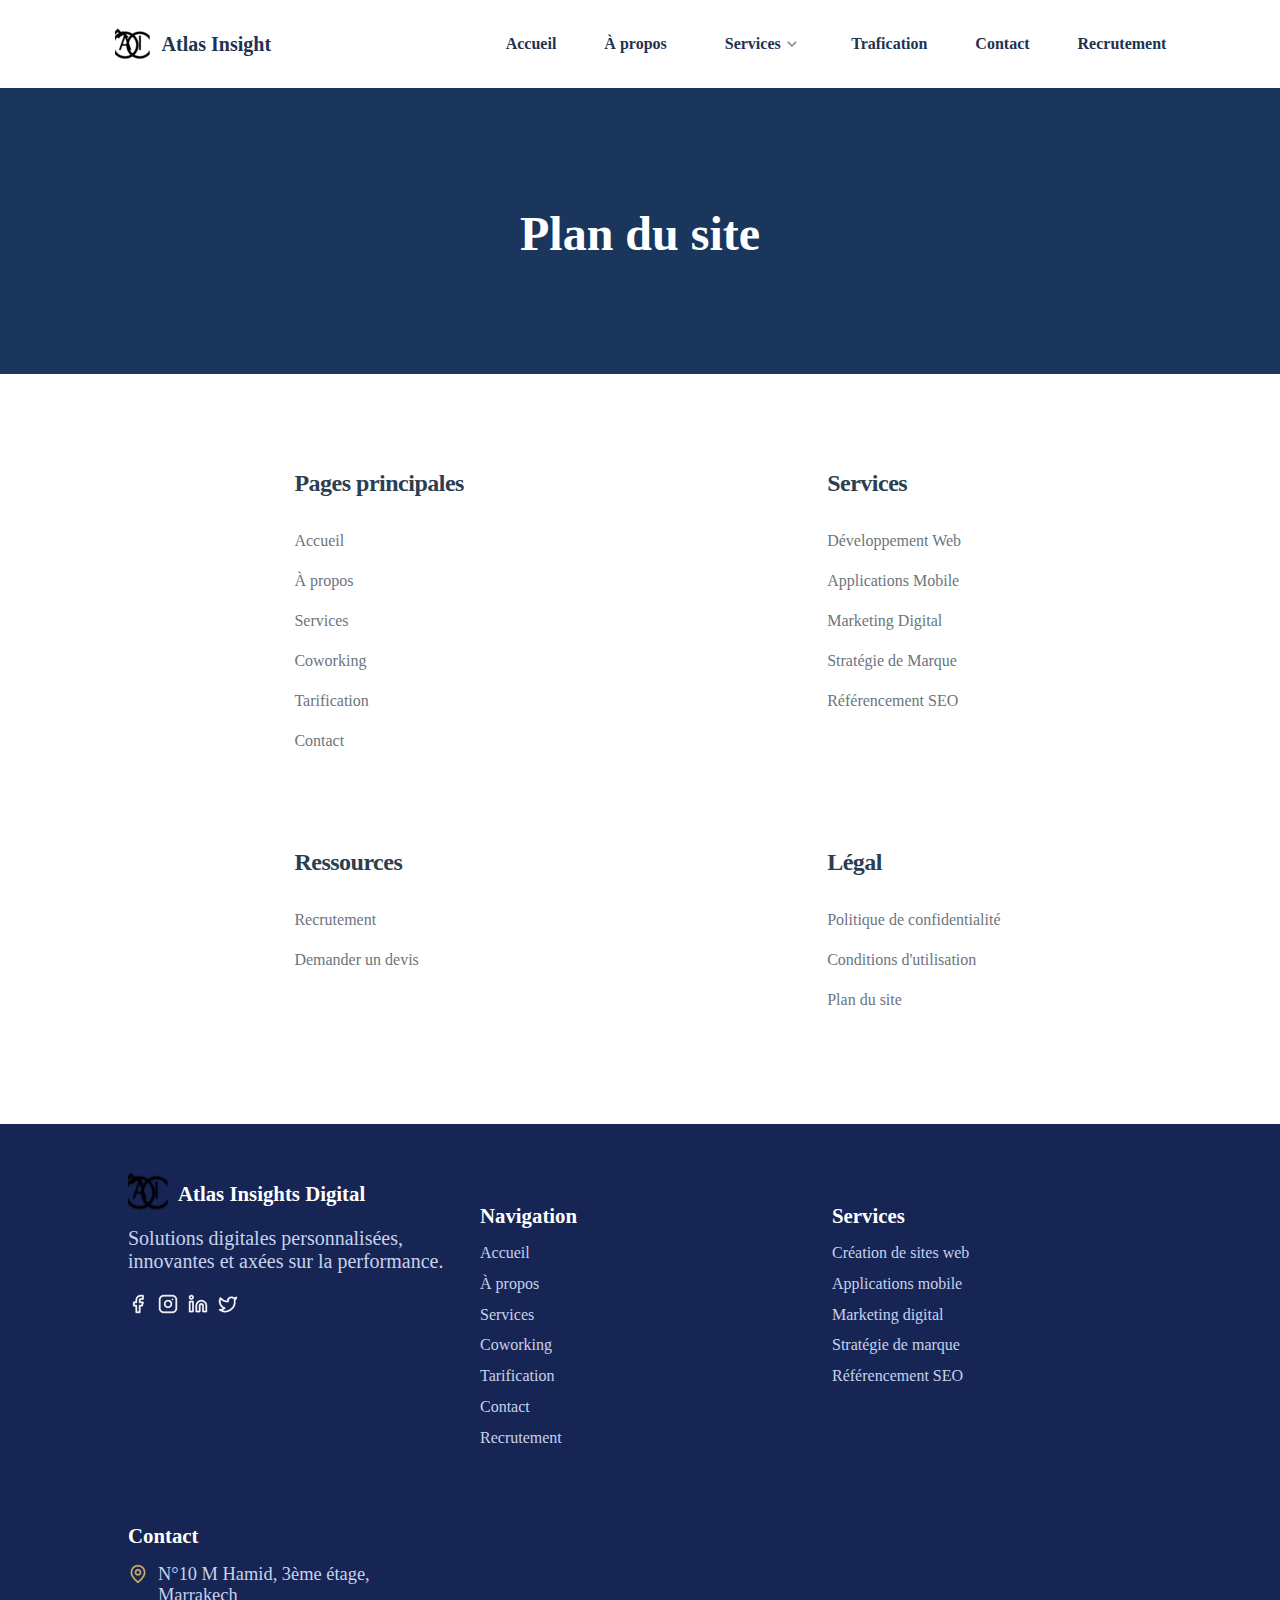
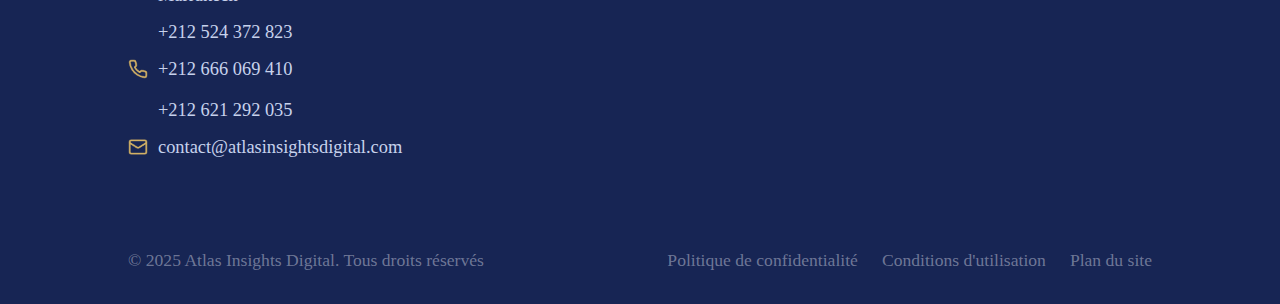
<file: pages/sitemap.html>
<!DOCTYPE html>
<html lang="en">
<head>
    <meta charset="UTF-8">
    <meta name="viewport" content="width=device-width, initial-scale=1.0">
    <title>AID Clone</title>
    <link rel="stylesheet" href="../css/sitemap.css">
    <link rel="icon" type="image/png" href="../images/favicon.png">

</head>
<body>
    <script src="../javascript/script.js"></script>


                            <!--header -->
                    <div class="header-spacer"></div> 

    <header>
        <nav class="nav container">
            <div class="nav__data">
                <a class="logo" href="../index.html">
                    <img src="../images/AID_Logo (1).png">
                    <span class="logoText">Atlas Insight</span>
                </a>
                <div class="nav__toggle" id="nav-toggle">
                    <i><img src="../images/menu.png" class="nav__menu_logo"></i>
                    <i><img src="../images/close-menu.png" class="nav__close_logo"></i>
                </div>
            </div>
            <div class="nav__menu" id="nav-menu">
                <ul class="nav__list">
                <li ><a class="nav__link" href="../index.html">Accueil</a></li>
                <li><a class="nav__link"1 href="a-propos.html">À propos</a></li>
                <li class="dropdown__item">
                    <div class="nav__link_" id="nav_link-Id">
                    Services 
                    <img src="../images/dropdown-down.png" width="12px" >
                    </div>
                    <ul class="dropdown__menu" id="dropdown-menu">
                        <li>
                            <a href="services.html" class="dropdown__link">
                                Services
                            </a>
                        </li>
                        <li>
                            <a href="coworking.html" class="dropdown__link">
                                Coworking        
                            </a>
                        </li>
                    </ul>
                </li>
                <li><a class="nav__link" href="boutique.html">Trafication</a></li>
                <li><a class="nav__link" href="contact.html">Contact</a></li>
                <li ><a class="nav__link" href="recrutement.html">Recrutement</a></li>
            </ul>
            </div>
        </nav>
    </header>

                            <!--dive 1-->
                    <div class="header-spacer"></div>

    <section class="div1">
        <div>
            <h1>
                Plan du site
            </h1>
        </div>
    </section>

                            <!--div 2 -->
                    <div class="header-spacer"></div> 


    <div class="container2">
        <div class="column">
            <h3>Pages principales</h3>
            <ul>
                <li><a href="../index.html">Accueil</a></li>
                <li><a href="a-propos.html">À propos</a></li>
                <li><a href="services.html">Services</a></li>
                <li><a href="coworking.html">Coworking</a></li>
                <li><a href="boutique.html">Tarification</a></li>
                <li><a href="contact.html">Contact</a></li>
            </ul>
        </div>

        <div class="column">
            <h3>Services</h3>
            <ul>
                <li><a href="services.html#dev">Développement Web</a></li>
                <li><a href="services.html#dev">Applications Mobile</a></li>
                <li><a href="services.html#mark">Marketing Digital</a></li>
                <li><a href="#strategie-marque">Stratégie de Marque</a></li>
                <li><a href="services.html#mark">Référencement SEO</a></li>
            </ul>
        </div>

        <div class="column">
            <h3>Ressources</h3>
            <ul>
                <li><a href="recrutement.html">Recrutement</a></li>
                <li><a href="devis.html">Demander un devis</a></li>
            </ul>
        </div>

        <div class="column">
            <h3>Légal</h3>
            <ul>
                <li><a href="privacy.html">Politique de confidentialité</a></li>
                <li><a href="terms.html">Conditions d'utilisation</a></li>
                <li><a href="sitemap.html">Plan du site</a></li>
            </ul>
        </div>
    </div>

                            <!--footer -->
                    <div class="header-spacer"></div>


    <footer class="footer">
        <div class="footer-container">
            <div class="footer-brand">
               <div class="bott_logo" >
                <img src="../images/AID_Logo (1).png">
                <h1>Atlas Insights Digital</h1>
               </div>
                <p>Solutions digitales personnalisées, innovantes et axées sur la performance.</p>
                <div class="sm-links">
                    <a href=""><img src="../images/facebook_icon.png" style="width: 20px; height: 20px; "></a>
                    <a href=""><img src="../images/insta_icon.png" style="width: 20px; height: 20px; "></a>
                    <a href=""><img src="../images/linkedin_icon.png" style="width: 20px; height: 20px; "></a>
                    <a href=""><img src="../images/twitter_icon.png" style="width: 20px; height: 20px; "></a>
                </div>
            </div>
            
            <div class="footer-section">
                <h2>Navigation</h2>
                <ul class="footer-links">
                    <li><a href="../index.html">Accueil</a></li>
                    <li><a href="a-propos.html">À propos</a></li>
                    <li><a href="services.html">Services</a></li>
                    <li><a href="coworking.html">Coworking</a></li>
                    <li><a href="boutique.htmp">Tarification</a></li>
                    <li><a href="contact.html">Contact</a></li>
                    <li><a href="recrutement.html">Recrutement</a></li>

                </ul>
            </div>
            
            <div class="footer-section">
                <h2>Services</h2>
                <ul class="footer-links">
                    <li><a href="services.html#dev">Création de sites web</a></li>
                    <li><a href="services.html#dev">Applications mobile</a></li>
                    <li><a href="services.html#mark">Marketing digital</a></li>
                    <li><a href="services.html#mark">Stratégie de marque</a></li>
                    <li><a href="services.html#mark">Référencement SEO</a></li>
                </ul>
            </div>
            
            <div class="footer-section">
                <h2>Contact</h2>
                <ul class="contact-info">
                    <li>
                        <span><img src="../images/local_icon.png" style="width: 20px;height: 20px; margin-right: 10px;"></span>
                        <div>N°10 M Hamid, 3ème étage, Marrakech</div>
                    </li>
                    <li>
                        <div style="padding-left: 30px;">+212 524 372 823</div>
                    </li>
                    <li>
                        <span><img src="../images/phone_icon.png" style="width: 20px;height: 20px; margin-right: 10px;"></span>
                        <div>+212 666 069 410</div>
                    </li>
                    <li>
                        <div style="padding-left: 30px;">+212 621 292 035</div>
                    </li>
                    <li>
                        <span><img src="../images/email_icon.png" style="width: 20px;height: 20px; margin-right: 10px;"></span>
                        <div><a href="mailto:contact@atlasinsightsdigital.com" style="color: #c7d2ec;;">contact@atlasinsightsdigital.com</a></div>
                    </li>
                </ul>
            </div>
        </div>
        
        <div class="footer-bottom">
            <p class="copyright">© 2025 Atlas Insights Digital. Tous droits réservés</p>
            <div class="footer-links-horizontal">
                <a href="privacy.html">Politique de confidentialité</a>
                <a href="terms.html">Conditions d'utilisation</a>
                <a href="sitemap.html">Plan du site</a>
            </div>
        </div>
    </footer>
</body>
</html>
</file>
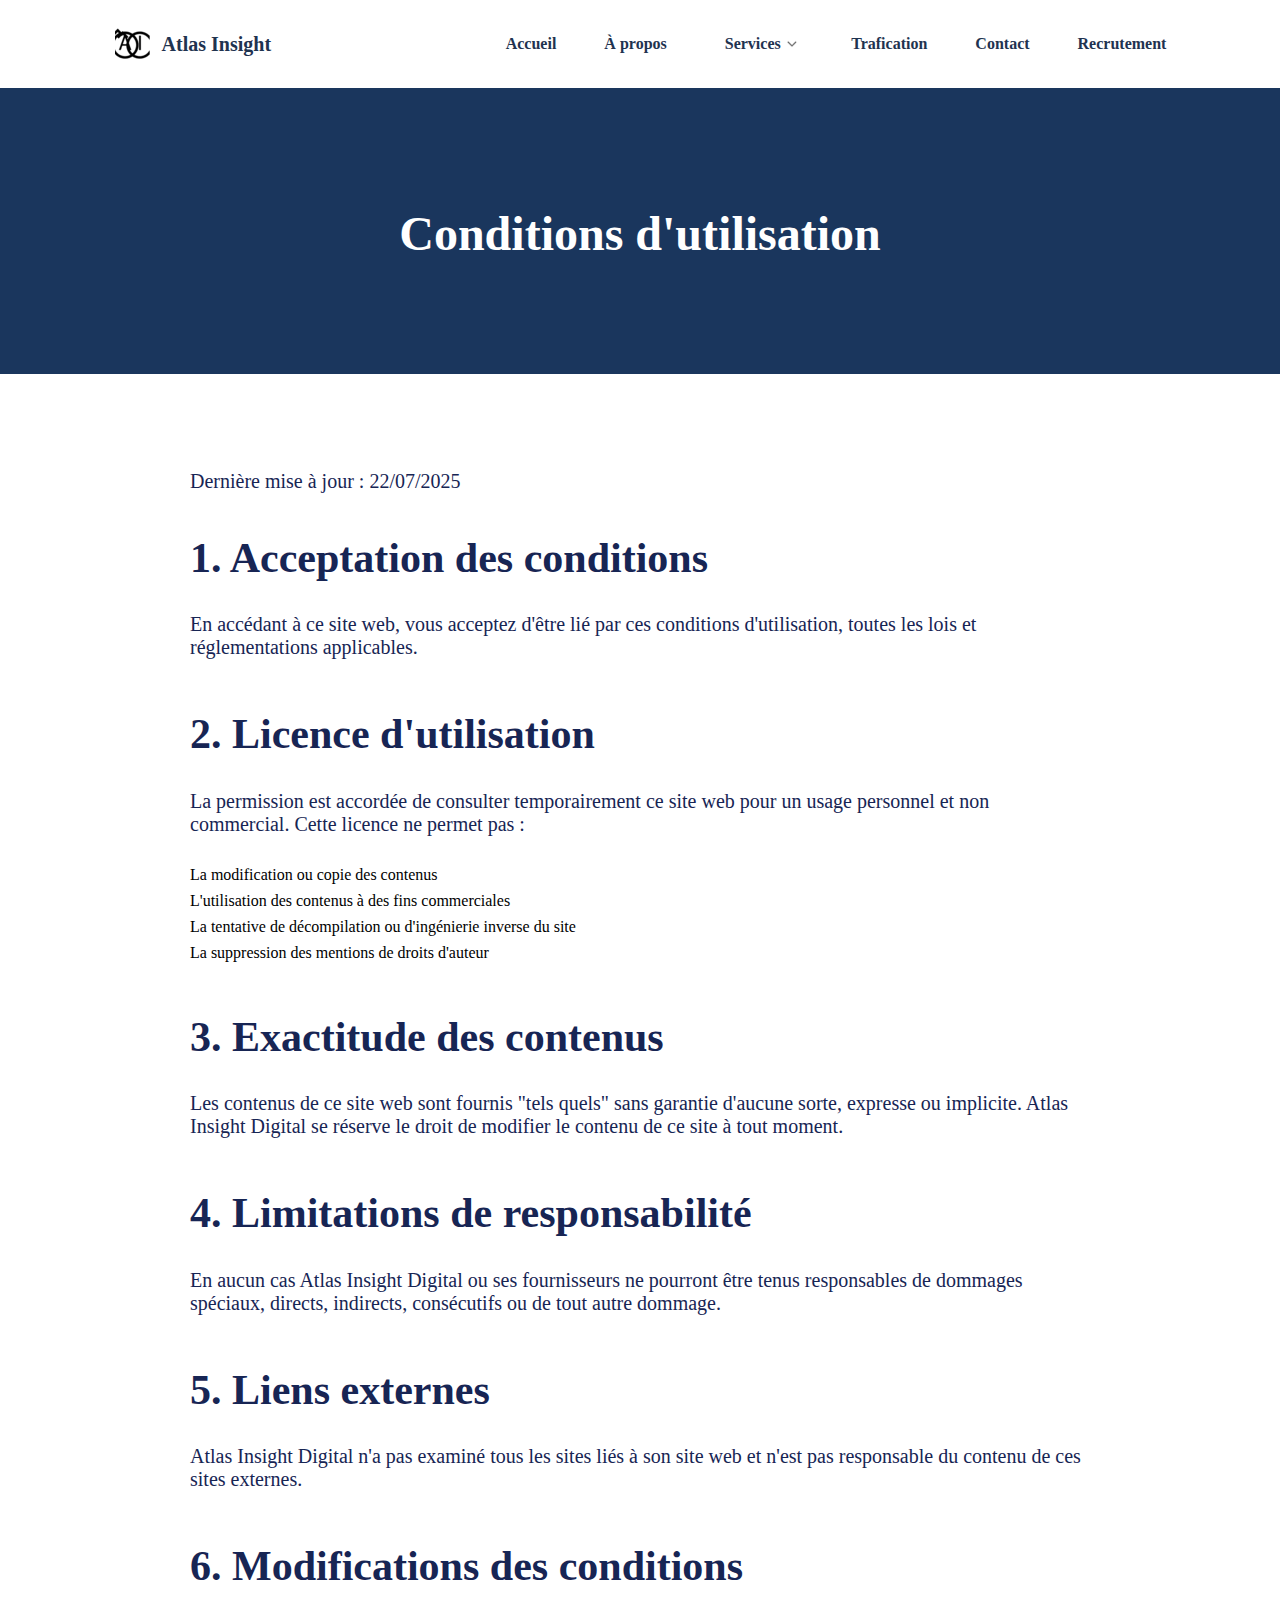
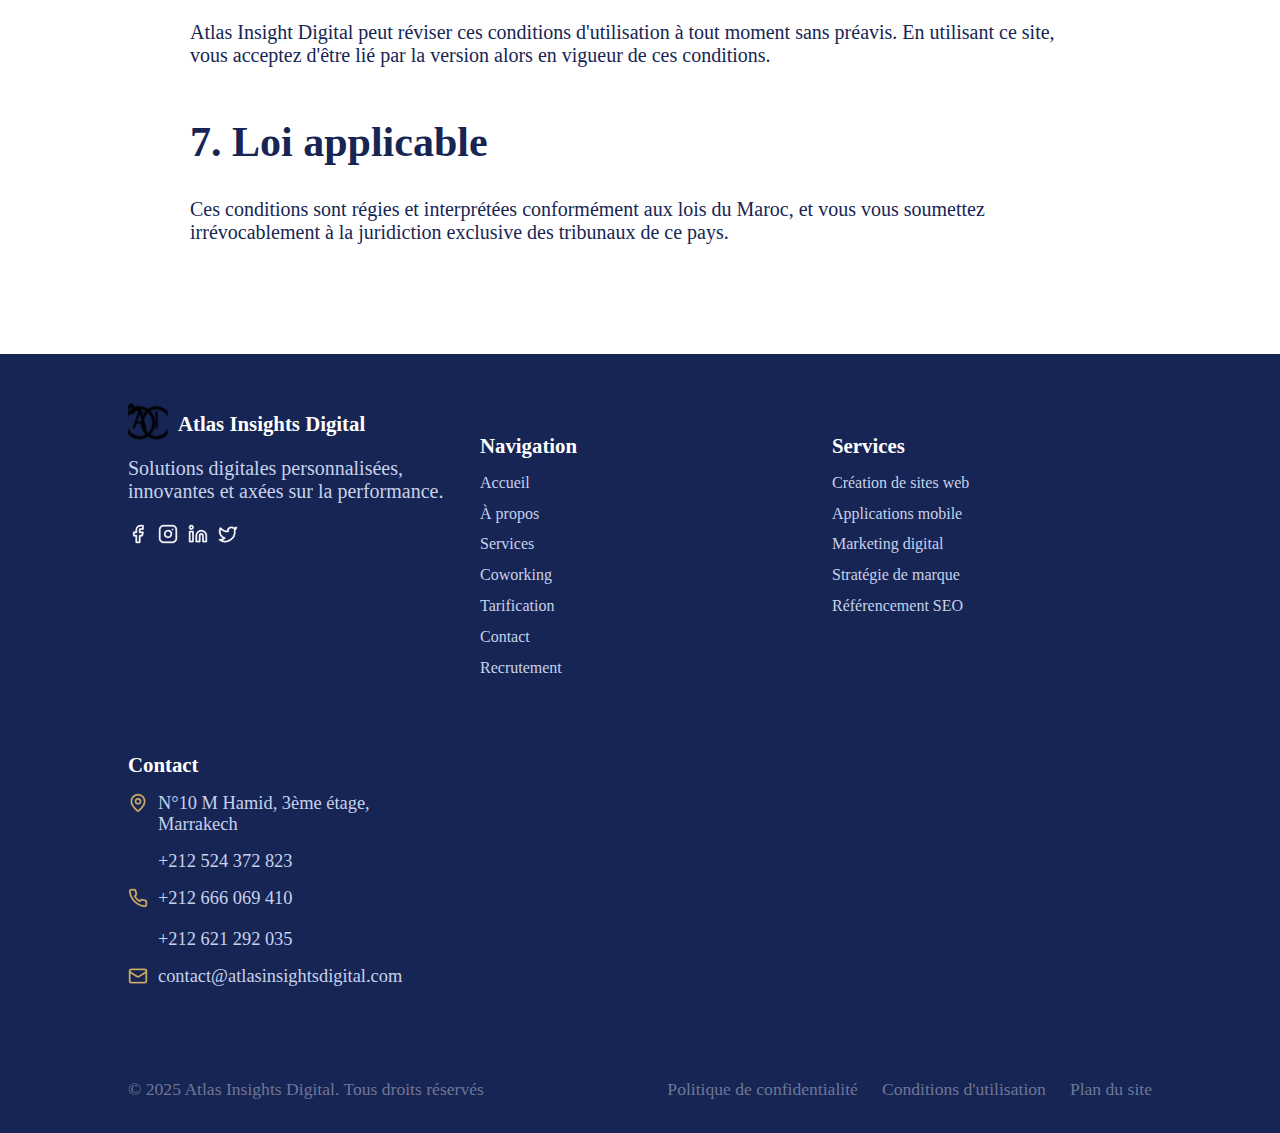
<file: pages/terms.html>
<!DOCTYPE html>
<html lang="en">
<head>
    <meta charset="UTF-8">
    <meta name="viewport" content="width=device-width, initial-scale=1.0">
    <title>AID Clone</title>
    <link rel="stylesheet" href="../css/privacy_terms.css">
    <link rel="icon" type="image/png" href="../images/favicon.png">

</head>
<body>
    <script src="../javascript/script.js"></script>


                            <!--header -->
                    <div class="header-spacer"></div> 

    <header>
        <nav class="nav container">
            <div class="nav__data">
                <a class="logo" href="../index.html">
                    <img src="../images/AID_Logo (1).png">
                    <span class="logoText">Atlas Insight</span>
                </a>
                <div class="nav__toggle" id="nav-toggle">
                    <i><img src="../images/menu.png" class="nav__menu_logo"></i>
                    <i><img src="../images/close-menu.png" class="nav__close_logo"></i>
                </div>
            </div>
            <div class="nav__menu" id="nav-menu">
                <ul class="nav__list">
                <li ><a class="nav__link" href="../index.html">Accueil</a></li>
                <li><a class="nav__link"1 href="a-propos.html">À propos</a></li>
                <li class="dropdown__item">
                    <div class="nav__link_" id="nav_link-Id">
                    Services 
                    <img src="../images/dropdown-down.png" width="12px" >
                    </div>
                    <ul class="dropdown__menu" id="dropdown-menu">
                        <li>
                            <a href="services.html" class="dropdown__link">
                                Services
                            </a>
                        </li>
                        <li>
                            <a href="coworking.html" class="dropdown__link">
                                Coworking        
                            </a>
                        </li>
                    </ul>
                </li>
                <li><a class="nav__link" href="boutique.html">Trafication</a></li>
                <li><a class="nav__link" href="contact.html">Contact</a></li>
                <li ><a class="nav__link" href="recrutement.html">Recrutement</a></li>
            </ul>
            </div>
        </nav>
    </header>
                            <!--dive 1-->
                    <div class="header-spacer"></div>

    <section class="div1">
        <div>
            <h1>
                Conditions d'utilisation
            </h1>
        </div>
    </section>

                            <!--div 2 -->
                    <div class="header-spacer"></div> 


    <div class="container2">
            <div class="date">Dernière mise à jour : 22/07/2025</div>
            
            <div class="section">
                <h1>1. Acceptation des conditions</h1>
                <p class="intro-text">En accédant à ce site web, vous acceptez d'être lié par ces conditions d'utilisation, toutes les lois et réglementations applicables.</p>
            </div>

            <div class="section">
                <h2>2. Licence d'utilisation</h2>
                <p class="intro-text">La permission est accordée de consulter temporairement ce site web pour un usage personnel et non commercial. Cette licence ne permet pas :</p>
                <div class="list-item">La modification ou copie des contenus</div>
                <div class="list-item">L'utilisation des contenus à des fins commerciales</div>
                <div class="list-item">La tentative de décompilation ou d'ingénierie inverse du site</div>
                <div class="list-item">La suppression des mentions de droits d'auteur</div>
            </div>
            <div class="section">
            <h2>3. Exactitude des contenus</h2>
            <p class="intro-text">Les contenus de ce site web sont fournis "tels quels" sans garantie d'aucune sorte, expresse ou implicite. Atlas Insight Digital se réserve le droit de modifier le contenu de ce site à tout moment.</p>
        </div>

        <div class="section">
            <h2>4. Limitations de responsabilité</h2>
            <p class="intro-text">En aucun cas Atlas Insight Digital ou ses fournisseurs ne pourront être tenus responsables de dommages spéciaux, directs, indirects, consécutifs ou de tout autre dommage.</p>
        </div>

        <div class="section">
            <h2>5. Liens externes</h2>
            <p class="intro-text">Atlas Insight Digital n'a pas examiné tous les sites liés à son site web et n'est pas responsable du contenu de ces sites externes.</p>
        </div>

        <div class="section">
            <h2>6. Modifications des conditions</h2>
            <p class="intro-text">Atlas Insight Digital peut réviser ces conditions d'utilisation à tout moment sans préavis. En utilisant ce site, vous acceptez d'être lié par la version alors en vigueur de ces conditions.</p>
        </div>
        <div class="section">
            <h2>7. Loi applicable</h2>
            <p class="intro-text">Ces conditions sont régies et interprétées conformément aux lois du Maroc, et vous vous soumettez irrévocablement à la juridiction exclusive des tribunaux de ce pays.</p>
        </div>
        </div>
        

                            <!--footer -->
                    <div class="header-spacer"></div>


    <footer class="footer">
        <div class="footer-container">
            <div class="footer-brand">
               <div class="bott_logo" >
                <img src="../images/AID_Logo (1).png">
                <h1>Atlas Insights Digital</h1>
               </div>
                <p>Solutions digitales personnalisées, innovantes et axées sur la performance.</p>
                <div class="sm-links">
                    <a href=""><img src="../images/facebook_icon.png" style="width: 20px; height: 20px; "></a>
                    <a href=""><img src="../images/insta_icon.png" style="width: 20px; height: 20px; "></a>
                    <a href=""><img src="../images/linkedin_icon.png" style="width: 20px; height: 20px; "></a>
                    <a href=""><img src="../images/twitter_icon.png" style="width: 20px; height: 20px; "></a>
                </div>
            </div>
            
            <div class="footer-section">
                <h2>Navigation</h2>
                <ul class="footer-links">
                    <li><a href="../index.html">Accueil</a></li>
                    <li><a href="a-propos.html">À propos</a></li>
                    <li><a href="services.html">Services</a></li>
                    <li><a href="coworking.html">Coworking</a></li>
                    <li><a href="boutique.htmp">Tarification</a></li>
                    <li><a href="contact.html">Contact</a></li>
                    <li><a href="recrutement.html">Recrutement</a></li>

                </ul>
            </div>
            
            <div class="footer-section">
                <h2>Services</h2>
                <ul class="footer-links">
                    <li><a href="services.html#dev">Création de sites web</a></li>
                    <li><a href="services.html#dev">Applications mobile</a></li>
                    <li><a href="services.html#mark">Marketing digital</a></li>
                    <li><a href="services.html#mark">Stratégie de marque</a></li>
                    <li><a href="services.html#mark">Référencement SEO</a></li>
                </ul>
            </div>
            
            <div class="footer-section">
                <h2>Contact</h2>
                <ul class="contact-info">
                    <li>
                        <span><img src="../images/local_icon.png" style="width: 20px;height: 20px; margin-right: 10px;"></span>
                        <div>N°10 M Hamid, 3ème étage, Marrakech</div>
                    </li>
                    <li>
                        <div style="padding-left: 30px;">+212 524 372 823</div>
                    </li>
                    <li>
                        <span><img src="../images/phone_icon.png" style="width: 20px;height: 20px; margin-right: 10px;"></span>
                        <div>+212 666 069 410</div>
                    </li>
                    <li>
                        <div style="padding-left: 30px;">+212 621 292 035</div>
                    </li>
                    <li>
                        <span><img src="../images/email_icon.png" style="width: 20px;height: 20px; margin-right: 10px;"></span>
                        <div><a href="mailto:contact@atlasinsightsdigital.com" style="color: #c7d2ec;;">contact@atlasinsightsdigital.com</a></div>
                    </li>
                </ul>
            </div>
        </div>
        
        <div class="footer-bottom">
            <p class="copyright">© 2025 Atlas Insights Digital. Tous droits réservés</p>
            <div class="footer-links-horizontal">
                <a href="privacy.html">Politique de confidentialité</a>
                <a href="terms.html">Conditions d'utilisation</a>
                <a href="sitemap.html">Plan du site</a>
            </div>
        </div>
    </footer>
</body>
</html>
</file>
<file: css/stylePages.css>
*{
    margin: 0;
    padding: 0;
    list-style: none;
    text-decoration: none;
}
body{
    margin-top: 3.5rem;
    width: 100%;
    overflow-x: hidden; 
}
                                                    /*start header*/
header{
    position: fixed;
    top: 0;
    left: 0;
    width:100%;
    background-color: white;
    z-index: 100;
}

.logo {
    display: inline-flex;
    align-items: center;
    column-gap: .25rem;
    padding-left: 25px;
}
.logo img{
    font-weight: initial;
    font-size: 1.25rem;
}
.logoText{
    margin-left: .5rem;
    font-size: 1.25rem;
    font-weight: bold;
    color: #1f3350;
}

.nav{
    height: 3.5rem;
}
.nav__data{
    height:100%;
    display: flex;
    justify-content: space-between;
    align-items: center;
}
.nav__toggle{
    position: relative;
    width: 50px;
    height: 64px;
}
.nav__menu_logo,
.nav__close_logo{
    position: absolute;
    width: max-content;
    height: max-content;
    inset: 0;
    margin: auto;
    font-size: 1.25rem;
    cursor: pointer;
    transition: opacity .1s, transform .4s;
     padding-top: 15px;
}
.nav__close_logo{
    opacity: 0;
}
@media screen and (max-width: 1037px){
    .nav__menu{
        position: absolute;
        left: 0;
        top: 2.5rem;
        width: 100%;
        background-color: gray;
        height: calc(100vh - 3.5rem);
        overflow: auto;
        pointer-events: none;
        opacity:0;
        transition: top .4s, opacity .3s;
    } 
    .nav__menu::-webkit-scrollbar{
        width: 0;
    }
    .nav__list{
        background-color: white;
        padding-top: 1rem;
    }
}
@media screen and (min-width: 1037px){
    .container{
        margin-inline: auto;
    }
    .nav{
        height: 5.5rem;
        display: flex;
        justify-content: space-between;
        padding-left: 7%;
        padding-right: 7%;
    }
    .nav__toggle{
        display: none;
    }
    .nav__list{
        height: 75%;
        display: flex;
        
    }
    .nav__link,.nav__link_{
        height: 85%;
        padding:0;
        justify-content: initial;
        column-gap: 1rem;
    }
    .dropdown__menu{
       box-shadow: 0 2px 5px rgba(0, 0, 0, 0.1);
    }
    .dropdown__link:hover{
        background-color: #d1e3ff;
    }
    .nav__link_{
        margin-left: 10px;
    }
}
.nav__link{
    color: #1f3350;
    background-color: white;
    font-weight: bold;
    padding: 1rem 1.5rem;
    display: flex;
    justify-content: space-between;
    align-items: center;
    transition: background-color .3s;
    cursor: pointer;
}
.nav__link_{
    color: #1f3350;
    background-color: white;
    font-weight: bold;
    padding: 1rem 1.5rem;
    display: flex;
    gap: 5px;
    align-items: center;
    transition: background-color .3s;
    cursor: pointer;
}
.nav__link:hover{
    color: #2c5a9e;
}

.show-menu{
    opacity: 1;
    top: 3.5rem;
    pointer-events: initial;
}
.show-icon .nav__menu_logo{
    opacity: 0;
    transform: rotate(90deg);
}
.show-icon .nav__close_logo{
    opacity: 1;
    transform: rotate(90deg);
}
.dropdown__link{
    padding:.25rem 1.25rem 1.25rem 2.5rem ;
    color: #1f3350;
    font-weight: bold;
    display: flex;
    align-items: center;
    
}
.dropdown__menu{
    max-height: 0;
    overflow: hidden;
    background-color: #ffffff;
    transition: max-height .4s ease-out;
}
.dropdown__item:hover .dropdown__menu{
    max-height: 1000px;
    transition: max-height .4s ease-in;
}
                                                    /*end header*/

                                                    /*start Accuil*/
.hero-content{
    width: 100vw;
    height: 35vw;
    background-image: url("../images/accueil/hero2.jpeg");
    padding-top: 40px;
    padding-bottom: 20px;
    background-position: bottom;
    background-size: cover;
    display: flex;
    justify-content: center;
    align-items: center;
    flex-direction: column;
 @media (max-width: 842px) { 
    padding-bottom: 70px;
    padding-top: 80px;
  }
   @media (max-width: 627px) { 
    padding-bottom: 120px;
    padding-top: 120px;
  }
     @media (max-width: 399px) { 
    padding-bottom: 180px;
    padding-top: 180px;
  }
}

.title{
    position: relative;
    opacity: 1; 
    transform: none;
    text-align: center;
    width: 60vw;
    padding-top: 15px;
}
.animation {
  position: absolute;
  top: 0;
  right: 0;
  bottom: 0;
  left: 0;
  border-radius: 0.5rem;
  box-shadow: rgba(59, 130, 246, 0.227) 0px 0px 15.1649px 7.58247px;
}
.title h1 {

  font-weight: 700;
  color: white;
  font-size: 2.25rem;
  line-height: 2.5rem; 
  margin-bottom: 1.5rem; 
  max-width: 56rem; 

  @media (min-width: 842px) { 
    font-size: 3rem; 
    line-height: 1;
  }

  @media (min-width: 1024px) { 
    font-size: 3.75rem; 
    line-height: 1;
  }
    @media (max-width: 841px) { 
    font-size: 2.25rem; 
    line-height: 1;

  }

}
.paraph p {

    font-weight: 400; 
    color: white;
    font-size: 1.5rem; 
    margin-bottom: 1.5rem; 
    max-width: 35rem; 
    position: relative;
    opacity: 1; 
    transform: none;
    text-align: center;
    padding-top: 10px;
    @media (max-width: 841px) { 
    font-size: 1.5rem;
    max-width: 22rem;
    line-height: 1;
  }
  @media (min-width: 842px) { 
    font-size: 1.5rem; 
    line-height: 1;
     max-width: 30rem;
  }

  @media (min-width: 1024px) { 
    font-size: 2rem; 
    line-height: 1;
    max-width: 40rem;
  }
}

.overlay{
    border-width: 10px;
    border-style: solid;
    border-image-source: linear-gradient(hsla(224, 95%, 15%, 0.83));
    border-image-slice: fill 1;
}
.buttons .A{
    background-color: #e9b94a;
    padding: 18px;
    color: #21302a;
    border-radius: 6px;
    transition: background-color 0.5s;
    text-align: center;
}
.buttons .A:hover{
    background-color: rgb(219, 117, 6);
    transition: 0.4s;
}
.buttons .B{
    background-color: transparent;
    padding: 18px;
    color: #ffffff;
    border: solid 1px;
    border-radius: 6px;
    transition: background-color 0.5s;
    text-align: center;
}
.buttons .B:hover{
    background-color: rgba(255, 255, 255, 0.416);
    color: #1f4c8e;
}
.buttons {
    display: flex;
    flex-direction: row;
    justify-content: space-between  ;
    
    @media (max-width: 841px) { 
    flex-direction: column;
    gap: 15px;
    font-size: 1rem; 
    line-height: 1;
     max-width: 15rem;
  }
    @media (min-width: 842px) { 
    font-size: 1rem; 
    line-height: 1;
     max-width: 30rem;    
     gap: 15px;
  }

  @media (min-width: 1024px) { 
    font-size: 1.5rem;
    line-height: 1;
    max-width: 40rem;
    gap: 50px;
    
  }
}
.buttons img{

    @media (max-width: 841px) { 
    width: 12px;
    height: 12px;
  }
    @media (min-width: 842px) { 
    width: 12px;
    height: 12px;
  }

  @media (min-width: 1024px) { 
    width: 16px;
    height: 16px;
  }
}

  /*div 2*/      
  .hero2{
    padding-top: 150px;
  }
       .hero2 h1 {
            color: #203458;
            text-align: center;
            margin-bottom: 3rem;
            font-size: 2.5rem;
            position: relative;
        }
        
        .hero2 h2 {
            color: #203458;
            margin-top: 0;
            font-size: 1.8rem;
        }
        
        .services-container {
            display: grid;
            grid-template-columns: repeat(auto-fit, minmax(300px, 1fr));
            gap: 2rem;
            margin-top: 2rem;
            margin-left: 10%;
            margin-right: 10%;
            margin-bottom: 96px;
        }
        
        .service-card {
            background: white;
            border-radius: 8px;
            overflow: hidden;
            box-shadow: 0 4px 6px rgba(0, 0, 0, 0.1);
            transition: transform 0.3s ease, box-shadow 0.3s ease;
        }
        
        .service-card:hover {
            transform: translateY(-5px);
            box-shadow: 0 10px 20px rgba(0, 0, 0, 0.1);
        }
        
        .service-content {
            padding: 2rem;
        }
        .reason-icon_div2{
        background-color: transparent;
        width: 60px; 
        height: 60px;
        background-color: #eff6ff; 
        border-radius: 50%; 
        margin-bottom: 40px;
        }        
        
        .reason-icon_div2 img {
            
            width: 24px;
            height: 24px;
            margin-left: 18px;
            margin-top: 18px;
        }
        .service-content p{
            font-size: 1.25rem;
            max-width: 274px;
            color: #7a7777;
            margin-top: 32px;
            margin-bottom: 12px;
        }
        .service-features {
            margin: 1.5rem 0;
            padding-left: 1.5rem;
            color: #555;
        }
        
        .service-features li {
            margin-bottom: 0.5rem;
            position: relative;
        }
        
        .learn-more {
            display: inline-block;
            margin-top: 1rem;
            color: #203458;
            font-weight: 600;
            text-decoration: none;
            position: relative;
            border: solid 1px;
            border-radius: 6px;
            padding: 8px;
            border-color: #203458;
            transition: ease-in .2s;
        }
        
        
        .learn-more:hover {
            background-color: #cde1fe8f;
        }
        
        .divider {
            border: none;
            height: 1px;
            background-color: #eee;
            margin: 2rem 0;
        }
        
        @media (max-width: 768px) {
            .services-container {
                grid-template-columns: 1fr;
            }
            
            h1 {
                font-size: 2rem;
            }
        }

    /*div 3*/
            .why-choose-us {
            text-align: center;
            padding: 4rem 1rem;
            background-color: #f9fafc;
            padding-top: 120px;
        }
        
        .why-choose-us h1 {
            color: #203458;
            font-size: 2.5rem;
            margin-bottom: 3rem;
            position: relative;
            display: inline-block;
        }
        
        .reasons-container {
            display: grid;
            grid-template-columns: repeat(auto-fit, minmax(300px, 1fr));
            gap: 2rem;
            margin-top: 2rem;
            padding-left: 10%;
            padding-right: 10%;
        }
        
        .reason-card {
            border-radius: 8px;
            padding: 2rem;
        }
        
        
        .why-choose-us h2 {
            color: #203458;
            font-size: 1.24rem;
            margin-bottom: 1rem;
        }
        .reason-icon{
        background-color: transparent;
        width: 60px; 
        height: 60px;
        background-color: #b9c6de; 
        border-radius: 50%; 
        display: flex;
        align-items: center;
        justify-content: center;
        margin: 0 auto 1.5rem; 
        }        
        
        .reason-icon img {
            width: 30px;
            height: 30px;
            
        }

        
        .reason-text {
            color: #555;
            font-size: 1.1rem;
            line-height: 1.6;
        }
        
        @media (max-width: 768px) {
            .why-choose-us h1 {
                font-size: 2rem;
            }
            
            .reasons-container {
                grid-template-columns: 1fr;
            }
        }
        /*div 4 */

        .testimonials {
            text-align: center;
            padding: 0 10%;
            padding-bottom: 96px;
            background-color: #fefbea;
            padding-top: 96px;
            
        }
        
        .testimonials h1 {
            color: #203458;
            font-size: 2.5rem;
            margin-bottom: 3rem;
            position: relative;
        }
        
        /* Testimonial Cards */
        .testimonials-container {
            display: grid;
            grid-template-columns: repeat(auto-fit, minmax(300px, 1fr));
            gap: 2rem;
            margin: 3rem 0;
        }
        
        .testimonial-card {
            background: white;
            border-radius: 8px;
            padding : 2rem;
            box-shadow: 0 4px 6px rgba(0, 0, 0, 0.1);
            text-align: left;
            position: relative;
            transition: transform 0.3s ease, box-shadow 0.3s ease;
        }

        .testimonial-card:hover {
            transform: translateY(-5px);
            box-shadow: 0 10px 20px rgba(0, 0, 0, 0.1);
        }
        
        
        .testimonial-text {
            font-style: italic;
            color: #203458;
            margin: 1.5rem 0 2rem;
            position: relative;
            z-index: 1;
           font-size: 1.25rem;
           
        }
        
        .client-info {
            border-top: 1px solid #eee;
            padding-top: 1rem;
            display: flex;
        }
        .client-info img{
            width: 3rem;        
            height: 3rem;       
            border-radius: 9999px; 
            object-fit: cover;  
            margin-right: 1rem; 
}
        
        .client-name {
            font-weight: 700;
            color: #203458;
            margin-bottom: 0.25rem;
        }
        
        .client-title {
            color: #666;
            font-size: 0.9rem;
        }
        
        .contact-btn {
            width: 155.18px;
            height: 40px;
            margin-top: 3rem;
            margin-left: calc(50% - 155.18px/2);
            border: solid 2px;
            background-color: #203458;
            color: white;
            display: flex;
            justify-content: center;
            align-items: center;
            font-size: 19px;
            border-radius: 6px;
        }
        
        
        /* Responsive */
        @media (max-width: 768px) {
            .testimonials h1 {
                font-size: 2rem;
            }
            
            .testimonials-container {
                grid-template-columns: 1fr;
            }
        }
        .stars{
            display: flex;
            gap: 1px;
        }
        
        /*div 5*/

        .DUD-section {
            background-color: #1a365d; 
            color: white;
            text-align: center;
            padding-bottom: 64px;
            padding-top: 113px;
        }
        
        .DUD-section h1 {
            font-size: 2.5rem;
            margin-bottom: 1.5rem;
        }
        
        .DUD-section p {
            font-size: 1.25rem;
            margin-bottom: 2rem;
            max-width: 600px;
            margin-left: auto;
            margin-right: auto;
            line-height: 1.6;
        }
        
        .DUD-button {
            display: inline-flex;
            background-color: #e9b94a; 
            color: #182d37;
            padding: 15px 24px;
            border-radius: 6px;
            font-size: 20px;
            font-weight: 600;
            text-decoration: none;
            transition: background-color 0.3s ease;
            gap: 5px;
        }
        
        .DUD-button:hover {
            background-color: #d1a542; 
        }
        
        @media (max-width: 768px) {
            .DUD-section h1 {
                font-size: 2rem;
            }
            
            .DUD-section p {
                font-size: 1.1rem;
            }
        }
                                                    /*start Accuil*/

                                                    /*start A propos*/
/*start-div1*/
.div1{
padding-bottom: 96px;
padding-top: 150px;
background-color: #1a365d;
}
.div1 h1{ 
    width: 100%;
    height: 48px;
    padding-bottom: 24px;
    font-size: 48px;
    color: white;
}
.div1 div{
    text-align: center;
}
/*end-div1*/

/* start div2 */

 .history-section {
        margin: 45px 75px;
        padding: 110px 0;
        background-color: #ffffff;
    }
    
    .hs_container {
        max-width: 1200px;
        margin: 0 auto;
        padding: 0 20px;
    }
    
    .section-title {
        font-size: 2.5rem;
        color: #1f3350;
        margin-bottom: 1.5rem;
        position: relative;
    }
    
    .section-title::after {
        content: '';
        display: block;
        width: 80px;
        height: 4px;
        background-color: #e9b94a;
        margin-top: 1.5rem;
    }
    
    .history-content {
        display: flex;
        align-items: center;
        gap: 4rem;
    }
    
    .history-text {
        flex: 1;
    }
    
    .history-image {
        flex: 1;
        border-radius: 8px;
        overflow: hidden;
        box-shadow: 0 10px 30px rgba(0, 0, 0, 0.1);
    }
    
    .history-image img {
        width: 100%;
        height: auto;
        display: block;
        transition: transform 0.5s ease;
    }
    
    .history-paragraph {
        font-size: 1.1rem;
        line-height: 1.8;
        color: #4a5568;
        margin-bottom: 1.5rem;
        position: relative;
    }

    @media (max-width: 992px) {
        .history-content {
            flex-direction: column;
            gap: 2rem;
        }
        
        .history-image {
            order: -1;
            max-width: 600px;
            margin: 0 auto;
        }
    }
    
    @media (max-width: 768px) {
        .history-section {
            padding: 64px 0;
        }
        
        .section-title {
            font-size: 2rem;
        }
        
        .history-paragraph {
            font-size: 1rem;
            padding-left: 1rem;
        }
    }
/*end div2*/
/*start div3*/
.mission-vision-section {
        padding: 96px 0;
        background-color: #f9fafc;
    }
    
    .container_apropos {
        max-width: 1200px;
        margin: 0 auto;
        padding: 0 20px;
    }
    
    .main-title {
        font-size: 2.5rem;
        color: #1f3350;
        text-align: center;
        margin-bottom: 3rem;
        position: relative;
    }
    
    .main-title::after {
        content: '';
        display: block;
        width: 80px;
        height: 4px;
        background-color: #e9b94a;
        margin: 1rem auto 0;
    }
    
    .mv-title {
        font-size: 1.8rem;
        color: #1f3350;
        margin-top: 1.5rem;
        margin-left: 1.25rem;
    }
    
    .mv-text {
        font-size: 1.1rem;
        line-height: 1.8;
        color: #4a5568;
    }

    .mv-grid {
        display: grid;
        grid-template-columns: repeat(auto-fit, minmax(350px, 1fr));
        gap: 3rem;
        margin-top: 3rem;
    }
    

    .mv-card {
        background: white;
        border-radius: 8px;
        padding: 2.5rem;
        box-shadow: 0 4px 20px rgba(0, 0, 0, 0.05);
        position: relative;
        transition: transform 0.3s ease, box-shadow 0.3s ease;
    }
    
    
    .mv-icon {
        width: 60px;
        height: 60px;
        background-color: rgba(233, 185, 74, 0.1);
        border-radius: 50%;
        display: flex;
        align-items: center;
        justify-content: center;
        margin-bottom: 1.5rem;
    }
    .mv-icon1{
        width: 60px;
        height: 60px;
        background-color:#eff6ff ;
        border-radius: 50%;
        display: flex;
        align-items: center;
        justify-content: center;
        margin-bottom: 1.5rem;
    }
    
    .mv-icon svg {
        width: 24px;
        height: 24px;
    }
    .column{
        display: flex;
    }
.mission::before {
    content: '';
    position: absolute;
    top: 0;
    left: 0;
    right: 0;  
    width: 100%; 
    height: 4px; 
    background-color: #2c5a9e;
    border-radius: 8px 8px 0 0; 
}

    
.vision::before {
    content: '';
    position: absolute;
    top: 0;
    left: 0;
    right: 0;  
    width: 100%; 
    height: 4px; 
    background-color: #e9b94a;
    border-radius: 8px 8px 0 0; 
}
    

    @media (max-width: 768px) {
        .mission-vision-section {
            padding: 64px 0;
        }
        
        .main-title {
            font-size: 2rem;
        }
        
        .mv-grid {
            grid-template-columns: 1fr;
            gap: 2rem;
        }
        
        .mv-card {
            padding: 2rem;
        }
    }
/*end div3*/
/*start div4*/
 .values-section {
        padding: 96px 0;
        background-color: #ffffff;
    }
    
    .values-section_container {
        max-width: 82%;
        margin: 0 auto;
        padding: 0 20px;
    }
    
    .section-title {
        font-size: 2.5rem;
        color: #1f3350;
        text-align: center;
        margin-bottom: 3rem;
        position: relative;
    }
    
    .section-title::after {
        content: '';
        display: block;
        width: 80px;
        height: 4px;
        background-color: #e9b94a;
        margin: 1rem auto 0;
    }
    
    .value-title {
        font-size: 1.5rem;
        color: #1f3350;
        margin: 1.5rem 0 1rem;
    }
    
    .value-description {
        font-size: 1.1rem;
        line-height: 1.7;
        color: #4a5568;
    }
    
    .values-grid {
        display: grid;
        grid-template-columns: repeat(auto-fit, minmax(250px, 1fr));
        gap: 2rem;
    }
    
    .value-card {
        background: white;
        border-radius: 8px;
        padding: 2rem;
        box-shadow: 1px 1px 1px rgba(0, 0, 0, 0.053);
    }
    
    .value-icon {
        width: 60px;
        height: 60px;
        border-radius: 50%;
        display: flex;
        align-items: center;
        justify-content: center;
        
    }
    
    .value-icon img {
        width: 24px;
        height: 24px;
    }
    
    @media (max-width: 768px) {
        .values-section {
            padding: 64px 0;
        }
        
        .section-title {
            font-size: 2rem;
        }
        
        .values-grid {
            grid-template-columns: 1fr;
            max-width: 400px;
            margin: 0 auto;
        }
    }
/*end div4*/


/*start div5*/
    .team-section {
        padding: 96px 0;
        background-color: #fefbea;
    }
    
    .container {
        max-width: 82%;
        margin: 0 auto;
        padding: 0 20px;
    }
    
    .section-title {
        font-size: 2.5rem;
        color: #1f3350;
        text-align: center;
        margin-bottom: 1rem;
    }
    
    .section-subtitle {
        font-size: 1.25rem;
        color: #4a5568;
        text-align: center;
        max-width: 700px;
        margin: 0 auto 3rem;
        line-height: 1.6;
    }
    
    .team-grid {
        display: grid;
        grid-template-columns: repeat(auto-fit, minmax(250px, 1fr));
        gap: 2rem;
        margin-bottom: 3rem;
    }
    
    .team-card {
        background: #ffffff;
        border-radius: 8px;
        overflow: hidden;
        box-shadow: 1px 4px 20px rgba(0, 0, 0, 0.093);
    }
    
    .team-photo {
        height: 250px;
        overflow: hidden;
    }
    
    .team-photo img {
        width: 100%;
        height: 100%;
        object-fit: cover;
    }
    
    .team-info {
        padding: 1.5rem;
    }
    
    .team-name {
        font-size: 1.3rem;
        color: #1f3350;
        margin-bottom: 0.5rem;
    }
    
    .team-position {
        font-size: 1.1rem;
        color: #1e3654;
        font-weight: 600;
        margin-bottom: 1rem;
    }
    
    .team-bio {
        color: #4a5568;
        line-height: 1.6;
    }
    
    .join-team {
        text-align: center;
        margin-top: 3rem;
    }
    
    .join-button {
        display: inline-block;
        background-color: #172554;
        color: #ffffff;
        padding: 1rem 2rem;
        border-radius: 6px;
        font-weight: 600;
        text-decoration: none;
        transition: background-color 0.3s ease;
    }
    
    .join-button:hover {
        background-color: #888f8e39;
        color: #172554;
    }
    
    @media (max-width: 768px) {
        .team-section {
            padding: 64px 0;
        }
        
        .section-title {
            font-size: 2rem;
        }
        
        .section-subtitle {
            font-size: 1.1rem;
        }
        
        .team-grid {
            grid-template-columns: 1fr;
            max-width: 400px;
            margin: 0 auto 2rem;
        }
    }
/*end div5*/
/*end A propos*/

                                                /*Start Trafication*/

/*start-div1*/
.div1_trafication{
padding-bottom: 80px;
padding-top: 120px;
background-color: #1a365d;
width: 100%;
}
.div1_trafication h1{ 
    width: 100%;
    height: 48px;
    padding-bottom: 24px;
    font-size: 48px;
    color: white;
}
.div1_trafication p{ 
    font-size: 23px;
    color: white;
    text-align: center;
    margin: 0 auto;
    max-width: 674px; 
    line-height: 1.5;
    padding-bottom: 24px;
    @media (max-width:937px) {
        margin-top: 100px;
    }
}

.div1_trafication div{
    text-align: center;
}
/*end-div1*/
/*start-div2*/
.services-section {
  display: grid;
  grid-template-columns: repeat(auto-fit, minmax(300px, 1fr));
  gap: 30px;
  padding: 80px;
  max-width: 1200px;
  margin: 0 auto;
}

.service-card {
  background: white;
  border-radius: 12px;
  overflow: hidden;
  box-shadow: 0 4px 12px rgba(0,0,0,0.1);
  transition: transform 0.3s ease;
}

.service-card:hover {
  transform: translateY(-5px);
}

.service-image-container {
  height: 200px;
  overflow: hidden;
}

.service-image {
  width: 100%;
  height: 100%;
  object-fit: cover;
  transition: transform 0.5s ease;
}

.service-card:hover .service-image {
  transform: scale(1.1);
}

.service-content {
  padding: 50px;
}

.service-content h3 {
  font-size: 1.5rem;
  color: #1a365d;
  margin-bottom: 10px;
}

.service-content p {
  color: #4a5568;
  line-height: 1.5;
  margin-bottom: 20px;
}

.service-footer {
  display: flex;
  justify-content: space-between;
  align-items: center;
}

.price {
  font-size: 1.3rem;
  font-weight: bold;
  color: #172554;
}

.order-btn {
  background: #172554;
  color: white;
  border: none;
  padding: 10px 20px;
  border-radius: 6px;
  cursor: pointer;
  transition: background 0.3s ease;
}

.order-btn:hover {
  background: #3182ce;
}

@media (max-width: 768px) {
  .services-section {
    grid-template-columns: 1fr;
    padding: 20px;
  }
}

/*end-div2*/

/*start-div3*/

.process-section {
  padding: 96px 20px;
  padding-top: 120px ;
  background-color: #f8fafc;
}

.process-container {
  max-width: 1000px;
  margin: 0 auto;
}

.section-title {
  text-align: center;
  font-size: 3.2rem;
  color: #1a365d;
  margin-bottom: 60px;
}
.section-title::after {
    margin-left: 43.5%;
    content: '';
    display: block;
    width: 80px;
    height: 4px;
    background-color: #e9b94a;
    margin-top: 1rem;
    }

.steps-container {
  display: flex;
  flex-direction: row;
  gap: 20px;
  margin-bottom: 60px;
}

.step {
  display: flex;
  flex-direction: column;
  align-items: center;
  justify-content: center;
  gap: 30px;
}

.step-number {
  width: 60px;
  height: 60px;
  background-color: #172554;
  color: white;
  border-radius: 50%;
  display: flex;
  align-items: center;
  justify-content: center;
  font-size: 2rem;
  font-weight: bold;
  flex-shrink: 0;
}

.step-content h3 {
  font-size: 1.5rem;
  color: #1f4c8e;
  margin-bottom: 10px;
  text-align: center;
}

.step-content p {
  color: #4a5568;
  line-height: 1.6;
  font-size: 1.1rem;
  text-align: center;
}

.custom-service {
  text-align: center;
  max-width: 700px;
  margin: 0 auto;
  padding-top: 20px;
}

.custom-service p {
  color: #4a5568;
  margin-bottom: 30px;
  font-size: 1.1rem;
  line-height: 1.6;
}

.cta-buttons {
  display: flex;
  gap: 20px;
  justify-content: center;
  flex-wrap: wrap;
}

.cta-button {
  padding: 12px 24px;
  border-radius: 6px;
  font-weight: 600;
  text-decoration: none;
  transition: all 0.3s ease;
}

.cta-button.primary {
  background-color: #172554;
  color: white;
}

.cta-button.primary:hover {
  background-color: #4299e1;
  color: #172554;
}

.cta-button.secondary {
  background-color: white;
  color: #172554;
  border: 2px solid #172554;
}

.cta-button.secondary:hover {
  background-color: #ebf8ff;
}

@media (max-width: 768px) {
  .section-title {
    font-size: 2rem;
    margin-bottom: 40px;
  }
  
  .step {
    flex-direction: column;
    align-items: center;
    text-align: center;
    gap: 20px;
  }
  
  .cta-buttons {
    flex-direction: column;
    gap: 15px;
  }
  
  .cta-button {
    width: 80%;
    text-align: center;
  }
}

/*end-div3*/
                                            /*end Trafication*/

                                            /*start Contact*/
/*start-div1*/
.div1_contact{
padding-bottom: 80px;
padding-top: 120px;
background-color: #1a365d;
width: 100%;
}
.div1_contact h1{ 
    width: 100%;
    height: 48px;
    padding-bottom: 24px;
    font-size: 48px;
    color: white;
}
.div1_contact p{ 
    font-size: 23px;
    color: white;
    text-align: center;
    margin: 0 auto;
    max-width: 674px; 
    line-height: 1.5;
    padding-bottom: 24px;
    @media (max-width:937px) {
        margin-top: 100px;
    }
}

.div1_contact div{
    text-align: center;
}
/*end-div1*/
/*start-div2*/

.contact-section {
  padding: 0 20px;
  padding-top: 80px;
  background-color: #ffffff;
  font-family: 'Segoe UI', sans-serif;
}

.contact-container {
  max-width: 1200px;
  margin: 0 auto;
}

.contact-header {
  text-align: center;
  max-width: 800px;
  margin: 0 auto 60px;
}

.contact-header h2 {
  font-size: 1.75rem;
  color: #1a365d;
  margin-bottom: 20px;
  text-align: start;
}
.contact-header h2::after {
    content: '';
    display: block;
    width: 80px;
    height: 4px;
    background-color: #e9b94a;
    margin-top: 1rem;
    }

.contact-header p {
  font-size: 1.1rem;
  color: #4a5568;
  line-height: 1.6;
  text-align: start;
}

.contact-content {
    display: flex;
    gap: 64px;
    padding: 110px;
}

.Contact-info {
  display: grid;
  grid-template-columns: 1fr 1fr;
  gap: 30px;
}

.info-block-container {
    display: grid;
    grid-template-columns: repeat(auto-fit, minmax(200px, 1fr));
    gap: 40px;
}
.info-block {
    border-radius: 8px;
}

.info-block h3 {
  font-size: 1.3rem;
  color: #172554;
  margin-bottom: 15px;
  font-weight: 600;
}

.info-block p {
  color: #4a5568;
  line-height: 1.6;
  margin-bottom: 8px;
}

.contact-form {
  background: rgb(255, 255, 255);
  padding: 40px;
  padding-right:80px ;
  border-radius: 12px;
  box-shadow: 0 4px 12px rgba(0,0,0,0.05);
}

.contact-form h3 {
  font-size: 1.5rem;
  color: #1a365d;
  margin-bottom: 25px;
}

.form-row {
  display: flex;
  gap: 20px;
}

.form-group {
  margin-bottom: 20px;
  flex: 1;
  margin-left: 20px;
}

.form-group label {
  display: block;
  margin-bottom: 8px;
  color: #4a5568;
  font-weight: 500;
}

.form-group input,
.form-group textarea {
  width: 100%;
  padding: 12px;
  border: 1px solid #e2e8f0;
  border-radius: 6px;
  font-size: 1rem;
  transition: border-color 0.3s ease;
}


.form-group input:focus,
.form-group textarea:focus {
  outline: none;
  border-color: #172554;
}

.form-group textarea {
  resize: vertical;
  min-height: 120px;
}

.form-checkbox {
  display: flex;
  align-items: flex-start;
  margin: 25px 0;
}

.form-checkbox input {
  margin-right: 10px;
  margin-top: 4px;
}

.form-checkbox label {
  color: #4a5568;
  font-size: 0.9rem;
  line-height: 1.5;
}

.submit-btn {
  background: #172554;
  color: white;
  border: none;
  padding: 14px 28px;
  border-radius: 6px;
  font-size: 1rem;
  font-weight: 600;
  cursor: pointer;
  transition: background 0.3s ease;
  width: 100%;
}

.submit-btn:hover {
  background: #3182ce;
}
.info-block_s {
  background: #f3f4f6;
  padding: 30px;
  border-radius: 8px;
  box-shadow: 0 4px 12px rgba(0, 0, 0, 0.05);
}

.info-title_s {
  font-size: 1.5rem;
  color: #1a365d;
  margin-bottom: 20px;
  font-weight: 600;
  position: relative;
  padding-bottom: 10px;
}


.social-icons {
  display: flex;
  gap: 20px;
  margin-top: 15px;
}

.social-icon {
  width: 40px;
  height: 40px;
  border-radius: 50%;
  background-color: #1a365d;
  display: flex;
  align-items: center;
  justify-content: center;
  color: white;
  transition: all 0.3s ease;
}

.social-icon:hover {
  background-color: #4299e1;
  transform: translateY(-3px);
}

.social-icon svg {
  width: 20px;
  height: 20px;
}

@media (max-width: 768px) {
  .contact-info-section {
    padding: 40px 15px;
  }
  
  .contact-info-container {
    grid-template-columns: 1fr;
  }
  
  .info-block {
    padding: 25px;
  }
}
@media (max-width: 992px) {
  .º {
    grid-template-columns: 1fr;
  }
  
  .Contact-info {
    grid-template-columns: 1fr;
  }
}

@media (max-width: 768px) {
  .form-row {
    flex-direction: column;
    gap: 0;
  }
  
  .contact-header h2 {
    font-size: 2rem;
  }
  

}

/*end-div2*/

/*start-div3*/

.map-container {
  position: relative;
  padding-bottom: 56.25%; 
  height: 0;
  overflow: hidden;
  margin-top: 20px;
  border-radius: 8px;
  box-shadow: 0 4px 12px rgba(0,0,0,0.1);
}

.map-container iframe {
  position: absolute;
  top: 0;
  left: 0;
  width: 100%;
  height: 100%;
  border: none;
}


.contact-info-section {
  padding: 60px 20px;
  background-color: #f8fafc;
}

/*end-div3*/

                                                    /*end Contact*/

                                                    /*start Coworking*/
/*start-div1*/
.div1_coworking{
padding-bottom: 96px;
padding-top: 150px;
background-color: #1a365d;
width: 100%;
}
.div1_coworking h1{ 
    width: 100%;
    height: 48px;
    padding-bottom: 24px;
    font-size: 48px;
    color: white;
}
.div1_coworking p{ 
        font-size: 20px;
    color: white;
    text-align: center;
    margin: 0 auto;
    max-width: 40%; 
    line-height: 1.5;
    padding-bottom: 24px;
    @media (max-width:937px) {
        margin-top: 80px;
    }
}


.div1_coworking div{
    text-align: center;
}
/*end-div1*/
/*start-div2*/

.coworking-header {
    background-color: #ffffff; 
    padding: 80px 20px;
}

.header-container {
    max-width: 85%;
    margin: 0 auto;
    background-color: #2c5a9e2c;
    height: 500px;
    display: flex; 
    flex-direction: column;     
    justify-content: flex-end; 
    background: url("../images/coworking.png"); 
    box-shadow:  0px -400px 100px 0px rgba(0, 0, 0, 0.5) inset;
    background-size: cover;
    background-position: 50% 50%;
    border-radius: 6px;
}

.coworking-header h1 {
    font-size: 2.5rem; 
    color: #ffffff; 
    font-weight: 600;
    line-height: 1.7;
        margin-left: 30px;

}

.coworking-header p {
    font-size: 1.25rem;
    color: #ffffff; 
    line-height: 1;
    max-width: 700px;
    margin-bottom: 50px;
    margin-left: 30px;
}
@media (max-width: 768px) {
    .coworking-header {
        padding: 70px 20px;
    }
    
    .coworking-header h1 {
        font-size: 2rem; 
    }
    
    .coworking-header p {
        font-size: 1.1rem; 
    }
}


/*/////////////////////////////////////////////////*/
.features-section {
    padding: 80px 20px;
    background-color: #ffffff;
}

.features-container {
    max-width: 1200px;
    margin: 0 auto;
}

.features-grid {
    display: grid;
    grid-template-columns: repeat(auto-fit, minmax(300px, 1fr));
    gap: 30px;
}

.feature-card {
    background: white;
    border-radius: 12px;
    padding: 10px;
}

.feature-card .align{
    display: flex;
    gap: 20px;
}
.feature-card .text{
margin-top: 40px;
}
    .value-icon {
        width: 48px;
        height: 48px;
         min-width: 48px; 
        border-radius: 50%;
        display: flex;
        align-items: center;
        justify-content: center;
        
    }
.feature-title {
    font-size: 24px;
    color: #1a365d;
    margin-bottom: 15px;
    font-weight: bold;
}
.feature-desc {
    font-size: 16px;
    color: #4b5563;
    line-height: 1.6;
}

@media (max-width: 768px) {
    .features-section {
        padding: 60px 15px;
    }
    
    .feature-card {
        padding: 25px;
    }
}

/*end-div2*/

/*start-div3*/

.pricing-section {
  padding: 80px 20px;
  background-color: #ffffff;
  font-family: 'Segoe UI', sans-serif;
}

.pricing-header {
  text-align: center;
  max-width: 800px;
  margin: 0 auto 50px;
}

.pricing-header h2 {
  font-size: 2.5rem;
  color: #172554;
  font-style: italic;
  margin-bottom: 15px;
}

.pricing-header p {
  font-size: 1.1rem;
  color: #4a5568;

}

.pricing-grid {
  display: grid;
  grid-template-columns: repeat(auto-fit, minmax(350px, 1fr));
  gap: 30px;
  max-width: 1200px;
  margin: 0 auto;
}

.pricing-card {
  background: white;
  border-radius: 12px;
  padding: 20px;
  box-shadow: 0 4px 12px rgba(0,0,0,0.2);
  position: relative;
  transition: transform 0.3s ease;
}

.pricing-card:hover {
  transform: translateY(-5px);
  box-shadow: 0 10px 20px rgba(0, 0, 0, 0.264);
}

.popular {
  border: 2px solid ;
  border-color: #eab84e;
}

.popular-badge {
  position: absolute;
  top: -12px;
  right: 20px;
  background: #eab84e;
  color: white;
  padding: 5px 15px;
  border-radius: 20px;
  
  font-size: 0.8rem;
  font-weight: bold;
}

.plan-header {
    display: flex;
}

.plan-header h3 {
  font-size: 2.2rem;
  color: #1a365d;
  margin-bottom: 5px;
}

.price-period {
  color: #718096;
  font-size: 1rem;
  margin-top: 15px;
}

.features {
  list-style: none;
  padding: 0;
  margin: 0 0 30px 0;
}

.features li {
  padding: 8px 0;
  color: #4a5568;
  position: relative;
  padding-left: 25px;
}

.features li:before {
  content: "✓";
  color: #eab436;
  position: absolute;
  left: 0;
}

.reserve-btn {
  width: 100%;
  padding: 12px;
  background: transparent;
  color: #1a365d;
  border: solid 1px;
  border-color: #172554;
  border-radius: 6px;
  font-size: 1rem;
  font-weight: 600;
  cursor: pointer;
  transition: background 0.3s ease;
}
.reserve-btn_blue {
  width: 100%;
  padding: 12px;
 background: #1a365d;
  color: white;
  border: solid 1px;
  border-color: #172554;
  border-radius: 6px;
  font-size: 1rem;
  font-weight: 600;
  cursor: pointer;
  transition: background 0.3s ease;
}
.reserve-btn_blue:hover{
    background-color:  #0303ffbe;
    color: #172554;
    transition: 0.4s;
}
.reserve-btn:hover {
    background-color: rgba(139, 193, 255, 0.17);
    color: #1f4c8e;
}

@media (max-width: 768px) {
  .pricing-grid {
    grid-template-columns: 1fr;
  }
  
  .pricing-header h2 {
    font-size: 2rem;
  }
}

/*end-div3*/
/*start-div4*/


.cta-section {
   
    background-color: #fefbea;
    text-align: center;
}

.cta-container {
    max-width: 800px;
    margin: 0 auto;
    padding: 0 20px;
    padding-top: 150px;
    padding-bottom: 96px;
}

.cta-title {
    color: #172554;
    font-size: 42px;
    font-weight: 600;
    margin-bottom: 10px;
    line-height: 1.2;
}

.cta-text {
    color:#1a365d;
    font-size: 22px;
    line-height: 1.6;
    margin-bottom: 30px;
}
.buttons_coworking .A{
    background-color: #172554;
    padding: 18px;
    color: #ffffff;
    border-radius: 6px;
    transition: background-color 0.5s;
    text-align: center;
}
.buttons_coworking .A:hover{
    background-color:  #0303ffbe;
    color: #172554;
    transition: 0.4s;
}
.buttons_coworking .B{
    background-color: transparent;
    padding: 18px;
    color: #172554;
    border: solid 1px;
    border-radius: 6px;
    transition: background-color 0.5s;
    text-align: center;
}
.buttons_coworking .B:hover{
    background-color: rgba(255, 255, 255, 0.726);
    color: #1f4c8e;
}
.buttons_coworking {
    display: flex;
    flex-direction: row;
    justify-content: center;
    @media (max-width: 841px) { 
    flex-direction: column;
    gap: 10px;
    font-size: 1rem; 
    line-height: 1;
    
  }
    @media (min-width: 842px) { 
    font-size: 1rem; 
    line-height: 1;
     
     gap: 10px;
  }

  @media (min-width: 1024px) { 
    font-size: 1.5rem; 
    line-height: 1;
    
    gap: 10px;
    
  }
}
.buttons_coworking img{

    @media (max-width: 841px) { 
    width: 12px;
    height: 12px;
  }
    @media (min-width: 842px) { 
    width: 12px;
    height: 12px;
  }

  @media (min-width: 1024px) { 
    width: 16px;
    height: 16px;
  }
}

/*end-div4*/


                                                    /*end Coworking*/

                                                    /*start Devis*/
/*start-div1*/
.div1_devis{
padding-bottom: 80px;
padding-top: 120px;
background-color: #1a365d;
width: 100%;
}
.div1_devis h1{ 
    width: 100%;
    height: 48px;
    padding-bottom: 24px;
    font-size: 48px;
    color: white;
}
.div1_devis p{ 
    font-size: 23px;
    color: white;
    text-align: center;
    margin: 0 auto;
    max-width: 674px; 
    line-height: 1.5;
    padding-bottom: 24px;
    @media (max-width:937px) {
        margin-top: 100px;
    }
}

.div1_devis div{
    text-align: center;
}
/*end-div1*/
/*start-div2*/
        .container2 {
            max-width: 990px;
            margin: 96px auto;
            background: white;
            border-radius: 8px;
            box-shadow: 0 2px 10px rgba(0, 0, 0, 0.1);
            overflow: hidden;
        }

        .form-container_devis {
            padding: 40px;
        }

        .form-row_devis {
            display: flex;
            gap: 20px;
            margin-bottom: 20px;
        }

        .form-group_devis {
            flex: 1;
            margin-bottom: 20px;
        }

        .form-group_devis label {
            display: block;
            margin-bottom: 5px;
            color: #2d3748;
            font-weight: 500;
            font-size: 14px;
        }

        .form-group_devis input,
        .form-group_devis select,
        .form-group_devis textarea {
            width: 420px;
            padding: 10px 12px;
            border: 1px solid #e2e8f0;
            border-radius: 4px;
            font-size: 14px;
            background: white;
            gap: 30px;
        }

        .form-group_devis input:focus,
        .form-group_devis select:focus,
        .form-group_devis textarea:focus {
            outline: none;
            border-color: #3182ce;
        }

        .form-group_devis textarea {
            resize: vertical;
            min-height: 120px;
            font-family: inherit;
            width: 96%;
        }

        .form-group_devis textarea::placeholder {
            color: #a0aec0;
        }

        .file-group_devis {
            margin-bottom: 20px;
        }

        .file-group_devis label {
            display: block;
            margin-bottom: 5px;
            color: #2d3748;
            font-weight: 500;
            font-size: 14px;
        }

        .file-upload_devis {
            position: relative;
            margin-bottom: 5px;
        }

        .file-upload_devis input[type="file"] {
            width: 100%;
            padding: 10px 12px;
            border: 1px solid #e2e8f0;
            border-radius: 4px;
            font-size: 14px;
            background: white;
        }

        .file-info_devis {
            font-size: 12px;
            color: #718096;
        }

        .checkbox-group_devis {
            margin: 25px 0;
            display: flex;
            align-items: flex-start;
            gap: 10px;
        }

        .checkbox-group_devis input[type="checkbox"] {
            margin-top: 2px;
            width: auto;
        }

        .checkbox-group_devis label {
            font-size: 13px;
            color: #4a5568;
            margin-bottom: 0;
            font-weight: normal;
            line-height: 1.4;
        }

        .submit-btn_devis {
            background: #172554;
            color: white;
            padding: 12px 15px;
            border: none;
            border-radius: 4px;
            font-size: 19px;
            font-weight: 500;
            cursor: pointer;
            margin-left: 35%;
        }

        .submit-btn_devis:hover {
            background: #2a4f7a;
        }

        select {
            appearance: none;
            background-image: url("data:image/svg+xml,%3Csvg xmlns='http://www.w3.org/2000/svg' width='12' height='12' viewBox='0 0 12 12'%3E%3Cpath fill='%23718096' d='M6 8L2 4h8z'/%3E%3C/svg%3E");
            background-repeat: no-repeat;
            background-position: right 12px center;
            background-size: 12px;
            padding-right: 35px;
        }

        input[type="date"] {
            padding: 10px 12px;
        }
        @media (max-width: 768px) {
            .container2 {
                margin: 20px 10px;
                border-radius: 8px;
                box-shadow: 0 2px 10px rgba(0, 0, 0, 0.1);
            }
            
            .form-row_devis {
                flex-direction: column;
                gap: 0;
            }
            
            .form-container_devis {
                padding: 20px;
            }
            .faq-section {
                padding: 40px 20px;
            }
            
            .faq-grid {
                grid-template-columns: 1fr;
                gap: 30px;
            }
            
            .faq-item {
                padding: 20px;
            }
            
            .faq-title {
                font-size: 24px;
            }
        }
        
        @media (max-width: 480px) {
            .container2 {
                margin: 10px 5px;
            }
            
            .form-container_devis {
                padding: 15px;
            }
            .faq-section {
                padding: 30px 15px;
            }
            
            .faq-item {
                padding: 15px;
            }
            
            .faq-question {
                font-size: 16px;
            }
            
            
            .form-group_devis input,
            .form-group_devis select,
            .form-group_devis textarea {
                padding: 12px;
                font-size: 16px;
            }
            
            .submit-btn_devis {
                width: 100%;
                padding: 15px;
                font-size: 16px;
            }
        }

/*end-div2*/

/*start-div3*/

        .faq-section {
            background-color: #f7f9fc;
            padding: 96px 40px;
            padding-top: 150px;
            margin-top: 0;
        }

        .faq-title {
            text-align: center;
            font-size: 34px;
            font-weight: 600;
            color: #172554;
            margin-bottom: 10px;
        }

        .faq-underline {
            width: 60px;
            height: 3px;
            background-color: #f6ad55;
            margin: 0 auto 50px auto;
        }

        .faq-grid {
            display: grid;
            grid-template-columns: 1fr 1fr;
            gap: 60px;
            max-width: 900px;
            margin: 0 auto;
        }

        .faq-item {
            background: white;
            padding: 30px;
            border-radius: 8px;
            box-shadow: 0 2px 8px rgba(0, 0, 0, 0.08);
        }

        .faq-question {
            font-size: 21px;
            font-weight: 600;
            color: #172554;
            margin-bottom: 15px;
            line-height: 1.3;
        }

        .faq-answer {
            font-size: 16px;
            color: #4a5568;
            line-height: 1.6;
        }

/*end-div3*/

                                                    /*end Devis*/

                                                    /*start Terms & privacy*/
/*start-div1*/
.div1_pt{
padding-bottom: 96px;
padding-top: 150px;
background-color: #1a365d;
}
.div1_pt h1{ 
    width: 100%;
    height: 48px;
    padding-bottom: 24px;
    font-size: 48px;
    color: white;
}
.div1_pt div{
    text-align: center;
}
/*end-div1*/
/*start-div2*/


        .container_pt {
            max-width: 900px;
            margin: 0 auto;
            background: white;
            padding-top: 96px;
            padding-bottom: 70px;
        }

        .container_pt .date {
            font-size: 20px;
            color: #172554;
            margin-bottom: 40px;
            font-weight: 400;
        }

        .container_pt h1 {
            color: #172554;
            font-size: 42px;
            font-weight: 700;
            margin-bottom: 30px;
            line-height: 1.2;
        }

        .container_pt h2 {
            color: #172554;
            font-size: 42px;
            font-weight: 700;
            margin-top: 50px;
            margin-bottom: 30px;
            line-height: 1.2;
        }

        .container_pt p {
            font-size: 20px;
            color: #172554;
            margin-bottom: 20px;
            font-weight: 400;
        }

        .container_pt .intro-text {
            margin-bottom: 30px;
            font-size: 20px;
        }

        .container_pt .list-item {
            margin-bottom: 8px;
            font-size: 16px;
        }

        .container_pt .section {
            margin-bottom: 40px;
        }


/*end-div2*/

                                                    /*end Terms & privacy*/

                                                    /*start Recrutement*/
/*start-div1*/
.div1_recrutement{
padding-bottom: 80px;
padding-top: 120px;
background-color: #1a365d;
width: 100%;
}
.div1_recrutement h1{ 
    width: 100%;
    height: 48px;
    padding-bottom: 24px;
    font-size: 48px;
    color: white;
}
.div1_recrutement p{ 
    font-size: 23px;
    color: white;
    text-align: center;
    margin: 0 auto;
    max-width: 674px; 
    line-height: 1.5;
    padding-bottom: 24px;
    @media (max-width:937px) {
        margin-top: 100px;
    }
}

.div1_recrutement div{
    text-align: center;
}
/*end-div1*/
/*start-div2*/

.process-section_recrutement {
  padding: 0 20px;
  padding-top: 120px ;
  background-color: #ffffff;
}

.process-container_recrutement {
  max-width: 1000px;
  margin: 0 auto;
}

.section-title_recrutement {
  text-align: center;
  font-size: 38px;
  color: #1a365d;
  margin-bottom: 60px;
  margin-right: 20px;
}
.section-title_recrutement::after {
    margin-left: calc(50% - 40px);;
    content: '';
    display: block;
    width: 80px;
    height: 4px;
    background-color: #e9b94a;
    margin-top: 1rem;
    }

.steps-container_recrutement {
  display: flex;
  flex-direction: row;
  gap: 20px;
  margin-bottom: 60px;
  margin-left: 40px ;
}

.step_recrutement {
  max-width: 277px;
  display: flex;
  flex-direction: column;
  align-items: center;
  justify-content: center;
  gap: 30px;
}

.step-number_recrutement {
  width: 60px;
  height: 60px;
  background-color: #172554;
  color: white;
  border-radius: 50%;
  display: flex;
  align-items: center;
  justify-content: center;
  font-size: 2rem;
  font-weight: bold;
  flex-shrink: 0;
}

.step-content_recrutement h3 {
  font-size: 1.5rem;
  color: #172554;
  margin-bottom: 10px;
  text-align: center;
}

.step-content_recrutement p {
  color: #1a365d;
  line-height: 1.6;
  font-size: 1.1rem;
  text-align: center;
}

    .mv-icon_recrutement{
        width: 60px;
        height: 60px;
        background-color: #172554;
        color: white;
        border-radius: 50%;
        display: flex;
        align-items: center;
        justify-content: center;
        font-size: 2rem;
        font-weight: bold;
        flex-shrink: 0;
    }
    
    .mv-icon_recrutement svg {
        width: 24px;
        height: 24px;
    }

@media (max-width: 768px) {
  .section-title_recrutement {
    font-size: 2rem;
    margin-bottom: 40px;
  }
  
  .step_recrutement {
    flex-direction: column;
    align-items: center;
    text-align: center;
    gap: 20px;
  }
}


/*end-div2*/

/*start-div3*/

.job-offers-section {
  padding: 60px 20px;
  font-family: Arial, sans-serif;
  max-width: 900px;
  margin: 0 auto;
}

.job-offers-section h1 {
  font-size: 32px;
  margin-bottom: 40px;
}

.job-card {
  margin-bottom: 40px;
    background: white;
    border-radius: 8px;
    padding: 2.5rem;
    box-shadow: 0 4px 20px rgba(0, 0, 0, 0.05);
    position: relative;
    transition: transform 0.3s ease, box-shadow 0.3s ease;
}

.job-title-container {
  display: flex;
  align-items: center;
  margin-bottom: 10px;
}

.job-card h2 {
  font-size: 19px;
  color: #333;
  margin: 0;
  margin-right: 15px;
}

.job-type {
  background-color: #c7d2ec7f;
  color: #555;
  padding: 3px 10px;
  border-radius: 4px;
  font-size: 14px;
  font-weight: bold;
}

.job-card p {
  color: #555;
  line-height: 1.6;
  margin-bottom: 20px;
}

.apply-link {
  padding: 7px;
  color: #172554;
  text-decoration: none;
  border: solid 1.2px;
  border-radius: 10px;
}

.apply-link:hover {
  background-color: #d1e3ff72;
}

.mission_recrutement::before {
    content: '';
    position: absolute;
    top: 0;
    left: 0;
    bottom: 0;  
    width: 4px;  
    background-color: #2c5a9e;
    border-radius: 8px 0 0 8px; 
}


/*end-div3*/
/*start-div4*/

 .container3 {
            max-width: 950px;
            margin: 0 auto;
            background: white;
            border-radius: 8px;
            box-shadow: 0 2px 10px rgba(0, 0, 0, 0.1);
            overflow: hidden;
            margin-bottom: 96px;
        }

        .header2_recrutement {
            text-align: center;
            padding: 40px 30px;
            background: white;
        }

        .header2_recrutement h1 {
            font-size: 2.25rem;
            color: #172554;
            margin-bottom: 35px;
            margin-right: 20px;
            text-align: center;
        }

        .header2_recrutement h1::after {
            margin-left: calc(50% - 40px);
            content: '';
            display: block;
            width: 80px;
            height: 4px;
            background-color: #e9b94a;
            margin-top: 1rem;
        }

        .subtitle_recrutement {
            color: #454d58;
            font-size: 1rem;
        }

        .form-container_recrutement {
            padding: 30px;
        }

        .form-row_recrutement {
            display: flex;
            gap: 20px;
            margin-bottom: 20px;
        }

        .form-group_recrutement {
            flex: 1;
            margin-bottom: 20px;
        }

        .form-group_recrutement label {
            display: block;
            margin-bottom: 5px;
            color: #2d3748;
            font-weight: 500;
            font-size: 14px;
        }

        .form-group_recrutement input,
        .form-group_recrutement textarea {
            width: 404px;
            height: 24px;
            padding: 10px 12px;
            border: 1px solid #e2e8f0;
            border-radius: 4px;
            font-size: 14px;
        }
        .form-group_recrutement select{
            width: 404px;
            height: 24px;
            border: 1px solid #e2e8f0;
            border-radius: 4px;
            font-size: 14px;
        }

        .form-group_recrutement input:focus,
        .form-group_recrutement select:focus,
        .form-group_recrutement textarea:focus {
            outline: none;
            border-color: #3182ce;
        }

        .form-group_recrutement textarea {
            resize: vertical;
            min-height: 100px;
            padding-right: 54%;
            font-family: inherit;
        }

        .form-group_recrutement textarea::placeholder {
            color: #a0aec0;
        }

        .file-group_recrutement {
            margin-bottom: 20px;
        }

        .file-group_recrutement label {
            display: block;
            margin-bottom: 5px;
            color: #2d3748;
            font-weight: 500;
            font-size: 14px;
        }

        .file-upload_recrutement {
            position: relative;
            margin-bottom: 5px;
        }

        .file-upload_recrutement input[type="file"] {
            width: 100%;
            padding: 10px 12px;
            border: 1px solid #e2e8f0;
            border-radius: 4px;
            font-size: 14px;
            background: white;
        }

        .file-info_recrutement {
            font-size: 12px;
            color: #718096;
        }

        .checkbox-group_recrutement {
            margin: 25px 0;
            display: flex;
            align-items: flex-start;
            gap: 10px;
        }

        .checkbox-group_recrutement input[type="checkbox"] {
            margin-top: 2px;
            width: auto;
        }

        .checkbox-group_recrutement label {
            font-size: 13px;
            color: #4a5568;
            margin-bottom: 0;
            font-weight: normal;
            line-height: 1.4;
        }

        .submit-btn_recrutement {
            background: #172554;
            color: white;
            padding: 15px 15px;
            border: none;
            border-radius: 4px;
            font-size: 16px;
            font-weight: 500;
            cursor: pointer;
            margin-left: 36%;
        }

        .submit-btn_recrutement :hover {
            background: #2a4f7a;
        }

        @media (max-width: 600px) {
            .form-row_recrutement {
                flex-direction: column;
                gap: 0;
            }
            
            .form-container_recrutement {
                padding: 20px;
            }
            
            .header2_recrutement {
                padding: 30px 20px;
            }
        }
          @media (max-width: 930px) {
            .steps-container_recrutement {
                display: flex;
                flex-direction: column;
                gap: 20px;
                margin-bottom: 60px;
                margin-left: 40px ;
                justify-content: center;
                align-items: center;
            }
            .container3 {
                margin: 20px 10px;
                border-radius: 8px;
                box-shadow: 0 2px 10px rgba(0, 0, 0, 0.1);
            }
            
            .form-row_recrutement {
                flex-direction: column;
                gap: 0;
            }
            
            .form-container_recrutement {
                padding: 20px;
            }
            
            .header2_recrutement {
                padding: 30px 20px;
            }
            
            .header2_recrutement h1 {
                font-size: 1.5rem;
            }
            
            .subtitle_recrutement {
                font-size: 0.9rem;
            }
 
        }
        
        @media (max-width: 480px) {
            .container3 {
                margin: 10px 5px;
            }
            
            .form-container_recrutement {
                padding: 15px;
            }
            
            .header2_recrutement {
                padding: 25px 15px;
            }
            
            .header2_recrutement h1 {
                font-size: 1.3rem;
            }
            
            .form-group_recrutement input,
            .form-group_recrutement select,
            .form-group_recrutement textarea {
                padding: 12px;
                font-size: 16px;
            }
            
            .submit-btn_recrutement {
                width: 100%;
                padding: 15px;
                font-size: 16px;
            }
        }

/*end-div4*/

                                                    /*end Recrutement*/

                                                    /*start Services*/
/*start-div1*/
.div1_services{
padding-bottom: 96px;
padding-top: 150px;
background-color: #1a365d;
width: 100%;
}
.div1_services h1{ 
    width: 100%;
    height: 48px;
    padding-bottom: 24px;
    font-size: 48px;
    color: white;
}
.div1_services p{ 
        font-size: 20px;
    color: white;
    text-align: center;
    margin: 0 auto;
    max-width: 40%; 
    line-height: 1.5;
    padding-bottom: 24px;
    @media (max-width:937px) {
        margin-top: 100px;
    }
}

.div1_services div{
    text-align: center;
}
/*end-div1*/
/*start-div2*/

.dev-section {
    padding: 80px 0;
    background-color: #ffffff;
}

.dev-container {
    max-width: 81%;
    margin: 0 auto;
    padding: 0 20px;
}

.dev-main-title {
    font-size: 36px;
    color: #1a365d;
    margin-bottom: 70px;
    font-weight: 600;
}
.dev-main-title::after {
    content: '';
    display: block;
    width: 80px;
    height: 4px;
    background-color: #e9b94a;
    margin-top: 1rem;
    }
.dev-service {
    margin-bottom: 10px;
    padding-top: 24px;
    padding-left: 20px;
    margin-top: 24px;
    border-radius: 8px;
    overflow: hidden;
    box-shadow: 0 2px 2px rgba(0, 0, 0, 0.038);
    transition: transform 0.3s ease, box-shadow 0.3s ease;

}
.dev-service:hover {
    box-shadow: 0 10px 20px rgba(0, 0, 0, 0.1);
}
.dev-service .align{
    display: flex;
    gap: 20px;
}
.dev-service .text{
margin-top: 40px;
}
    .value-icon {
        width: 48px;
        height: 48px;
         min-width: 48px; 
        border-radius: 50%;
        display: flex;
        align-items: center;
        justify-content: center;
        
    }
.dev-service-title {
    font-size: 24px;
    color: #1a365d;
    margin-bottom: 15px;
    font-weight: bold;
}

.dev-service-description {
    font-size: 18px;
    color: #4a5568;
    line-height: 1.6;
    margin-bottom: 30px;
}



/*end-div2*/

/*start-div3*/

.marketing-section {
    padding: 70px 0;
    background-color: #f9fafc;
}

.marketing-container {
    max-width: 81%;
    margin: 0 auto;
    padding: 0 20px;
}
    .marketing-service .align .value-icon {
        width: 48px;
        height: 48px;
         min-width: 48px; 
        border-radius: 50%;
        display: flex;
        align-items: center;
        justify-content: center;
        
    }
.marketing-service .align .text{
margin-top: 40px;
margin-bottom: 10px;
}
.marketing-main-title {
    font-size: 36px;
    color: #1a365d;
    margin-bottom: 60px;
    font-weight: 600;
}
.marketing-main-title::after {
    content: '';
    display: block;
    width: 80px;
    height: 4px;
    background-color: #e9b94a;
    margin-top: 1rem;
    }

.marketing-grid {
    display: grid;
    grid-template-columns: repeat(auto-fit, minmax(400px, 1fr));
    gap: 40px;
}

.marketing-service {
    background: white;
    padding: 30px;
    border-radius: 8px;
    box-shadow: 0 4px 6px rgba(0, 0, 0, 0.05);
    transition: transform 0.3s ease, box-shadow 0.3s ease;
}

.marketing-service:hover {
    transform: translateY(-5px);
    box-shadow: 0 10px 15px rgba(0, 0, 0, 0.1);
}

.marketing-service-title {
    font-size: 24px;
    color: #1a365d;
    margin-bottom: 15px;
    font-weight: bold;
}

.marketing-service-description {
    font-size: 16px;
    color: #4a5568;
    line-height: 1.6;
}
.marketing-service .align{
    display: flex;
    gap: 20px;
}
    .join-team {
        text-align: center;
        margin-top: 3rem;
    }
    
    .join-button {
        display: inline-block;
        background-color: #172554;
        color: #ffffff;
        padding: 1rem 2rem;
        border-radius: 6px;
        font-weight: 600;
        font-size: 18px;
        text-decoration: none;
        transition: background-color 0.3s ease;
    }
    
    .join-button:hover {
        background-color: #888f8e39;
        color: #172554;
    }
/*end-div3*/
/*start-div4*/


.cta-section_services {
   
    background-color: #1a365d;
    color: white;
    text-align: center;
    padding-top: 130px;
    padding-bottom: 80px;
}

.cta-container_services {
    max-width: 800px;
    margin: 0 auto;
    padding: 0 20px;
}

.cta-title_services {
    font-size: 42px;
    font-weight: 600;
    margin-bottom: 30px;
    line-height: 1.2;
}

.cta-text_services {
    font-size: 22px;
    line-height: 1.6;
    margin-bottom: 20px;
}
.buttons_services .A{
    background-color: #e9b94a;
    padding: 18px;
    color: #21302a;
    border-radius: 6px;
    transition: background-color 0.5s;
    text-align: center;
}
.buttons_services .A:hover{
    background-color: rgb(219, 117, 6);
    transition: 0.4s;
}
.buttons_services .B{
    background-color: transparent;
    padding: 18px;
    color: #ffffff;
    border: solid 1px;
    border-radius: 6px;
    transition: background-color 0.5s;
    text-align: center;
}
.buttons_services .B:hover{
    background-color: rgba(255, 255, 255, 0.416);
    color: #1f4c8e;
}
.buttons_services {
    display: flex;
    flex-direction: row;
    justify-content: center;
    @media (max-width: 841px) { 
    flex-direction: column;
    gap: 10px;
    font-size: 1rem; 
    line-height: 1;
    
  }
    @media (min-width: 842px) { 
    font-size: 1rem; 
    line-height: 1;
     
     gap: 10px;
  }

  @media (min-width: 1024px) { 
    font-size: 1.5rem; 
    line-height: 1;
    
    gap: 10px;
    
  }
}
.buttons_services img{

    @media (max-width: 841px) { 
    width: 12px;
    height: 12px;
  }
    @media (min-width: 842px) { 
    width: 12px;
    height: 12px;
  }

  @media (min-width: 1024px) { 
    width: 16px;
    height: 16px;
  }
}

/*end-div4*/

                                                    /*end Services*/

                                                    /*start Sitemap*/

/*start-div1*/
.div1_sitemap{
padding-bottom: 96px;
padding-top: 150px;
background-color: #1a365d;
}
.div1_sitemap h1{ 
    width: 100%;
    height: 48px;
    padding-bottom: 24px;
    font-size: 48px;
    color: white;
}
.div1_sitemap div{
    text-align: center;
}
/*end-div1*/
/*start-div2*/


        .container_sitemap {
            max-width: 1200px;
            margin: ou auto;
            display: grid;
            grid-template-columns: repeat(2, 1fr);
            gap: 80px;
            padding: 96px 0px;
            padding-left: 23%;
        }

        .column_sitemap {
            display: flex;
            flex-direction: column;
        }

        .column_sitemap h3 {
            font-size: 24px;
            font-weight: 600;
            color: #2c3e50;
            margin-bottom: 32px;
            letter-spacing: -0.5px;
        }

        .column_sitemap ul {
            list-style: none;
        }

        .column_sitemap ul li {
            margin-bottom: 16px;
        }

        .column_sitemap ul li a {
            color: #6c757d;
            text-decoration: none;
            font-size: 16px;
            line-height: 1.5;
            transition: color 0.2s ease;
        }

        .column_sitemap ul li a:hover {
            color: #2c3e50;
        }

        @media (max-width: 768px) {
            .container2 {
                grid-template-columns: repeat(1, 1fr);
                gap: 40px;
            }
        }

/*end-div2*/
                                                    /*end Sitemap*/



/*footer*/
    .footer {
            background-color: #172554;
            color: white;
            padding: 0 10%;
            padding-top: 48px;
            padding-bottom: 15px;
        }
        
        .footer-container {
            display: grid;
            grid-template-columns: repeat(auto-fit, minmax(250px, 1fr));
            gap: 2rem;
        }
        
        .footer-brand {
            margin-bottom: 2rem;
            display: flex;
            flex-direction: column;
            gap: 5px;
        }
        
        .footer-brand h1 {
            color: white;
            font-size: 1.3rem;
            margin-bottom: 1rem;
        }
        
        .footer-brand p {
            color: #c7d2ec;
            font-size: 1.25rem;
        }
        .bott_logo{
            display: flex;
            gap: 10px;
        }
        .bott_logo img{
            width: 40px;
            height: 40px;
        }
        .bott_logo h1{
            padding-top: 10px;
        }
        .sm-links{
            margin-top: 16px;
            display: flex;
            gap: 10px;
        }
        .footer-section{
            margin-top: 32px;
        }
        .footer-section h2 {
            color: #ffffff;
            font-size: 1.3rem;
            padding-bottom: 1rem;
        }
        
        .footer-links {
            list-style: none;
        }
        
        .footer-links li {
            margin-bottom: 0.8rem;
        }
        
        .footer-links a {
            color: #c7d2ec;
            text-decoration: none;
            transition: color 0.3s;
        }
        
        .footer-links a:hover {
            color: white;
        }
        
        .contact-info {
            list-style: none;
            font-size: 1.15rem;
        }
        
        .contact-info li {
            display: flex;
            align-items: flex-start;
            margin-bottom: 16px;
                        color: #c7d2ec;
        }
        
        
        .footer-bottom {
            display: flex;
            justify-content: space-between;
            align-items: center;
            padding-top: 24px;
            margin-top: 48px;
            padding-bottom: 18px;
            
        }
        
        .footer-links-horizontal {
            display: flex;
            justify-content: center;
            align-items: center;
            flex-wrap: wrap;
            gap: 1.5rem;
        }
        
        .footer-links-horizontal a {
            color: #a6abc09e;
            text-decoration: none;
            font-size: 1.1rem;
        }
        
        .footer-links-horizontal a:hover {
            color: white;
        }
        
        .copyright {
            color: #a6abc09e;
            font-size: 1.1rem;
        }
        
        @media (max-width: 768px) {
            .footer-container {
                grid-template-columns: 1fr;
            }
             .footer-bottom {
                flex-direction: column;
                gap: 15px;
        }
                .footer-links-horizontal {
            display: flex;
            justify-content: space-between;
            align-items: center;
            flex-wrap: wrap;
            gap: 1.5rem;
        }
                .footer-links-horizontal a {
            max-width: 130px;
        }
                .footer-links-horizontal {
            gap: 1rem;
        }
            .footer-section {
                margin-bottom: 2rem;
            }
        }
</file>
<file: css/a-propos.css>
*{
    margin: 0;
    padding: 0;
    list-style: none;
    text-decoration: none;
}
body{
    margin-top: 3.5rem;
    width: 100%;
    overflow-x: hidden; 
}
header{
    position: fixed;
    top: 0;
    left: 0;
    width:100%;
    background-color: white;
    z-index: 100;
}

.logo {
    display: inline-flex;
    align-items: center;
    column-gap: .25rem;
    padding-left: 25px;
}
.logo img{
    font-weight: initial;
    font-size: 1.25rem;
}
.logoText{
    margin-left: .5rem;
    font-size: 1.25rem;
    font-weight: bold;
    color: #1f3350;
}

.nav{
    height: 3.5rem;
}
.nav__data{
    height:100%;
    display: flex;
    justify-content: space-between;
    align-items: center;
}
.nav__toggle{
    position: relative;
    width: 50px;
    height: 64px;
}
.nav__menu_logo,
.nav__close_logo{
    position: absolute;
    width: max-content;
    height: max-content;
    inset: 0;
    margin: auto;
    font-size: 1.25rem;
    cursor: pointer;
    transition: opacity .1s, transform .4s;
     padding-top: 15px;
}
.nav__close_logo{
    opacity: 0;
}
@media screen and (max-width: 1037px){
    .nav__menu{
        position: absolute;
        left: 0;
        top: 2.5rem;
        width: 100%;
        background-color: gray;
        height: calc(100vh - 3.5rem);
        overflow: auto;
        pointer-events: none;
        opacity:0;
        transition: top .4s, opacity .3s;
    } 
    .nav__menu::-webkit-scrollbar{
        width: 0;
    }
    .nav__list{
        background-color: white;
        padding-top: 1rem;
    }
}
@media screen and (min-width: 1037px){
    .container{
        margin-inline: auto;
    }
    .nav{
        height: 5.5rem;
        display: flex;
        justify-content: space-between;
        padding-left: 7%;
        padding-right: 7%;
    }
    .nav__toggle{
        display: none;
    }
    .nav__list{
        height: 75%;
        display: flex;
        
    }
    .nav__link,.nav__link_{
        height: 85%;
        padding:0;
        justify-content: initial;
        column-gap: 1rem;
    }
    .dropdown__menu{
       box-shadow: 0 2px 5px rgba(0, 0, 0, 0.1);
    }
    .dropdown__link:hover{
        background-color: #d1e3ff;
    }
    .nav__link_{
        margin-left: 10px;
    }
}
.nav__link{
    color: #1f3350;
    background-color: white;
    font-weight: bold;
    padding: 1rem 1.5rem;
    display: flex;
    justify-content: space-between;
    align-items: center;
    transition: background-color .3s;
    cursor: pointer;
}
.nav__link_{
    color: #1f3350;
    background-color: white;
    font-weight: bold;
    padding: 1rem 1.5rem;
    display: flex;
    gap: 5px;
    align-items: center;
    transition: background-color .3s;
    cursor: pointer;
}
.nav__link:hover{
    color: #2c5a9e;
}

.show-menu{
    opacity: 1;
    top: 3.5rem;
    pointer-events: initial;
}
.show-icon .nav__menu_logo{
    opacity: 0;
    transform: rotate(90deg);
}
.show-icon .nav__close_logo{
    opacity: 1;
    transform: rotate(90deg);
}
.dropdown__link{
    padding:.25rem 1.25rem 1.25rem 2.5rem ;
    color: #1f3350;
    font-weight: bold;
    display: flex;
    align-items: center;
    
}
.dropdown__menu{
    max-height: 0;
    overflow: hidden;
    background-color: #ffffff;
    transition: max-height .4s ease-out;
}
.dropdown__item:hover .dropdown__menu{
    max-height: 1000px;
    transition: max-height .4s ease-in;
}
/*end menu*/

/*start-div1*/
.div1{
padding-bottom: 96px;
padding-top: 150px;
background-color: #1a365d;
}
.div1 h1{ 
    width: 100%;
    height: 48px;
    padding-bottom: 24px;
    font-size: 48px;
    color: white;
}
.div1 div{
    text-align: center;
}
/*end-div1*/

/* start div2 */

 .history-section {
        margin: 45px 75px;
        padding: 110px 0;
        background-color: #ffffff;
    }
    
    .hs_container {
        max-width: 1200px;
        margin: 0 auto;
        padding: 0 20px;
    }
    
    .section-title {
        font-size: 2.5rem;
        color: #1f3350;
        margin-bottom: 1.5rem;
        position: relative;
    }
    
    .section-title::after {
        content: '';
        display: block;
        width: 80px;
        height: 4px;
        background-color: #e9b94a;
        margin-top: 1.5rem;
    }
    
    .history-content {
        display: flex;
        align-items: center;
        gap: 4rem;
    }
    
    .history-text {
        flex: 1;
    }
    
    .history-image {
        flex: 1;
        border-radius: 8px;
        overflow: hidden;
        box-shadow: 0 10px 30px rgba(0, 0, 0, 0.1);
    }
    
    .history-image img {
        width: 100%;
        height: auto;
        display: block;
        transition: transform 0.5s ease;
    }
    
    .history-paragraph {
        font-size: 1.1rem;
        line-height: 1.8;
        color: #4a5568;
        margin-bottom: 1.5rem;
        position: relative;
    }

    @media (max-width: 992px) {
        .history-content {
            flex-direction: column;
            gap: 2rem;
        }
        
        .history-image {
            order: -1;
            max-width: 600px;
            margin: 0 auto;
        }
    }
    
    @media (max-width: 768px) {
        .history-section {
            padding: 64px 0;
        }
        
        .section-title {
            font-size: 2rem;
        }
        
        .history-paragraph {
            font-size: 1rem;
            padding-left: 1rem;
        }
    }
/*end div2*/
/*start div3*/
.mission-vision-section {
        padding: 96px 0;
        background-color: #f9fafc;
    }
    
    .container {
        max-width: 1200px;
        margin: 0 auto;
        padding: 0 20px;
    }
    
    .main-title {
        font-size: 2.5rem;
        color: #1f3350;
        text-align: center;
        margin-bottom: 3rem;
        position: relative;
    }
    
    .main-title::after {
        content: '';
        display: block;
        width: 80px;
        height: 4px;
        background-color: #e9b94a;
        margin: 1rem auto 0;
    }
    
    .mv-title {
        font-size: 1.8rem;
        color: #1f3350;
        margin-top: 1.5rem;
        margin-left: 1.25rem;
    }
    
    .mv-text {
        font-size: 1.1rem;
        line-height: 1.8;
        color: #4a5568;
    }

    .mv-grid {
        display: grid;
        grid-template-columns: repeat(auto-fit, minmax(350px, 1fr));
        gap: 3rem;
        margin-top: 3rem;
    }
    

    .mv-card {
        background: white;
        border-radius: 8px;
        padding: 2.5rem;
        box-shadow: 0 4px 20px rgba(0, 0, 0, 0.05);
        position: relative;
        transition: transform 0.3s ease, box-shadow 0.3s ease;
    }
    
    
    .mv-icon {
        width: 60px;
        height: 60px;
        background-color: rgba(233, 185, 74, 0.1);
        border-radius: 50%;
        display: flex;
        align-items: center;
        justify-content: center;
        margin-bottom: 1.5rem;
    }
    .mv-icon1{
        width: 60px;
        height: 60px;
        background-color:#eff6ff ;
        border-radius: 50%;
        display: flex;
        align-items: center;
        justify-content: center;
        margin-bottom: 1.5rem;
    }
    
    .mv-icon svg {
        width: 24px;
        height: 24px;
    }
    .column{
        display: flex;
    }
.mission::before {
    content: '';
    position: absolute;
    top: 0;
    left: 0;
    right: 0;  
    width: 100%; 
    height: 4px; 
    background-color: #2c5a9e;
    border-radius: 8px 8px 0 0; 
}

    
.vision::before {
    content: '';
    position: absolute;
    top: 0;
    left: 0;
    right: 0;  
    width: 100%; 
    height: 4px; 
    background-color: #e9b94a;
    border-radius: 8px 8px 0 0; 
}
    

    @media (max-width: 768px) {
        .mission-vision-section {
            padding: 64px 0;
        }
        
        .main-title {
            font-size: 2rem;
        }
        
        .mv-grid {
            grid-template-columns: 1fr;
            gap: 2rem;
        }
        
        .mv-card {
            padding: 2rem;
        }
    }
/*end div3*/
/*start div4*/
 .values-section {
        padding: 96px 0;
        background-color: #ffffff;
    }
    
    .values-section_container {
        max-width: 82%;
        margin: 0 auto;
        padding: 0 20px;
    }
    
    .section-title {
        font-size: 2.5rem;
        color: #1f3350;
        text-align: center;
        margin-bottom: 3rem;
        position: relative;
    }
    
    .section-title::after {
        content: '';
        display: block;
        width: 80px;
        height: 4px;
        background-color: #e9b94a;
        margin: 1rem auto 0;
    }
    
    .value-title {
        font-size: 1.5rem;
        color: #1f3350;
        margin: 1.5rem 0 1rem;
    }
    
    .value-description {
        font-size: 1.1rem;
        line-height: 1.7;
        color: #4a5568;
    }
    
    .values-grid {
        display: grid;
        grid-template-columns: repeat(auto-fit, minmax(250px, 1fr));
        gap: 2rem;
    }
    
    .value-card {
        background: white;
        border-radius: 8px;
        padding: 2rem;
        box-shadow: 1px 1px 1px rgba(0, 0, 0, 0.053);
    }
    
    .value-icon {
        width: 60px;
        height: 60px;
        border-radius: 50%;
        display: flex;
        align-items: center;
        justify-content: center;
        
    }
    
    .value-icon img {
        width: 24px;
        height: 24px;
    }
    
    @media (max-width: 768px) {
        .values-section {
            padding: 64px 0;
        }
        
        .section-title {
            font-size: 2rem;
        }
        
        .values-grid {
            grid-template-columns: 1fr;
            max-width: 400px;
            margin: 0 auto;
        }
    }
/*end div4*/


/*start div5*/
    .team-section {
        padding: 96px 0;
        background-color: #fefbea;
    }
    
    .container {
        max-width: 82%;
        margin: 0 auto;
        padding: 0 20px;
    }
    
    .section-title {
        font-size: 2.5rem;
        color: #1f3350;
        text-align: center;
        margin-bottom: 1rem;
    }
    
    .section-subtitle {
        font-size: 1.25rem;
        color: #4a5568;
        text-align: center;
        max-width: 700px;
        margin: 0 auto 3rem;
        line-height: 1.6;
    }
    
    .team-grid {
        display: grid;
        grid-template-columns: repeat(auto-fit, minmax(250px, 1fr));
        gap: 2rem;
        margin-bottom: 3rem;
    }
    
    .team-card {
        background: #ffffff;
        border-radius: 8px;
        overflow: hidden;
        box-shadow: 1px 4px 20px rgba(0, 0, 0, 0.093);
    }
    
    .team-photo {
        height: 250px;
        overflow: hidden;
    }
    
    .team-photo img {
        width: 100%;
        height: 100%;
        object-fit: cover;
    }
    
    .team-info {
        padding: 1.5rem;
    }
    
    .team-name {
        font-size: 1.3rem;
        color: #1f3350;
        margin-bottom: 0.5rem;
    }
    
    .team-position {
        font-size: 1.1rem;
        color: #1e3654;
        font-weight: 600;
        margin-bottom: 1rem;
    }
    
    .team-bio {
        color: #4a5568;
        line-height: 1.6;
    }
    
    .join-team {
        text-align: center;
        margin-top: 3rem;
    }
    
    .join-button {
        display: inline-block;
        background-color: #172554;
        color: #ffffff;
        padding: 1rem 2rem;
        border-radius: 6px;
        font-weight: 600;
        text-decoration: none;
        transition: background-color 0.3s ease;
    }
    
    .join-button:hover {
        background-color: #888f8e39;
        color: #172554;
    }
    
    @media (max-width: 768px) {
        .team-section {
            padding: 64px 0;
        }
        
        .section-title {
            font-size: 2rem;
        }
        
        .section-subtitle {
            font-size: 1.1rem;
        }
        
        .team-grid {
            grid-template-columns: 1fr;
            max-width: 400px;
            margin: 0 auto 2rem;
        }
    }
/*end div5*/

/*footer*/
    .footer {
            background-color: #172554;
            color: white;
            padding: 0 10%;
            padding-top: 48px;
            padding-bottom: 15px;
        }
        
        .footer-container {
            display: grid;
            grid-template-columns: repeat(auto-fit, minmax(250px, 1fr));
            gap: 2rem;
        }
        
        .footer-brand {
            margin-bottom: 2rem;
            display: flex;
            flex-direction: column;
            gap: 5px;
        }
        
        .footer-brand h1 {
            color: white;
            font-size: 1.3rem;
            margin-bottom: 1rem;
        }
        
        .footer-brand p {
            color: #c7d2ec;
            font-size: 1.25rem;
        }
        .bott_logo{
            display: flex;
            gap: 10px;
        }
        .bott_logo img{
            width: 40px;
            height: 40px;
        }
        .bott_logo h1{
            padding-top: 10px;
        }
        .sm-links{
            margin-top: 16px;
            display: flex;
            gap: 10px;
        }
        .footer-section{
            margin-top: 32px;
        }
        .footer-section h2 {
            color: #ffffff;
            font-size: 1.3rem;
            padding-bottom: 1rem;
        }
        
        .footer-links {
            list-style: none;
        }
        
        .footer-links li {
            margin-bottom: 0.8rem;
        }
        
        .footer-links a {
            color: #c7d2ec;
            text-decoration: none;
            transition: color 0.3s;
        }
        
        .footer-links a:hover {
            color: white;
        }
        
        .contact-info {
            list-style: none;
            font-size: 1.15rem;
        }
        
        .contact-info li {
            display: flex;
            align-items: flex-start;
            margin-bottom: 16px;
                        color: #c7d2ec;
        }
        
        
        .footer-bottom {
            display: flex;
            justify-content: space-between;
            align-items: center;
            padding-top: 24px;
            margin-top: 48px;
            padding-bottom: 18px;
            
        }
        
        .footer-links-horizontal {
            display: flex;
            justify-content: center;
            align-items: center;
            flex-wrap: wrap;
            gap: 1.5rem;
        }
        
        .footer-links-horizontal a {
            color: #a6abc09e;
            text-decoration: none;
            font-size: 1.1rem;
        }
        
        .footer-links-horizontal a:hover {
            color: white;
        }
        
        .copyright {
            color: #a6abc09e;
            font-size: 1.1rem;
        }
        
        @media (max-width: 768px) {
            .footer-container {
                grid-template-columns: 1fr;
            }
             .footer-bottom {
                flex-direction: column;
                gap: 15px;
        }
                .footer-links-horizontal {
            display: flex;
            justify-content: space-between;
            align-items: center;
            flex-wrap: wrap;
            gap: 1.5rem;
        }
                .footer-links-horizontal a {
            max-width: 130px;
        }
                .footer-links-horizontal {
            gap: 1rem;
        }
            .footer-section {
                margin-bottom: 2rem;
            }
        }
</file>
<file: css/contact.css>
*{
    margin: 0;
    padding: 0;
    list-style: none;
    text-decoration: none;
}
body{
    margin-top: 3.5rem;
    width: 100%;
    overflow-x: hidden; 
}
header{
    position: fixed;
    top: 0;
    left: 0;
    width:100%;
    background-color: white;
    z-index: 100;
}

.logo {
    display: inline-flex;
    align-items: center;
    column-gap: .25rem;
    padding-left: 25px;
}
.logo img{
    font-weight: initial;
    font-size: 1.25rem;
}
.logoText{
    margin-left: .5rem;
    font-size: 1.25rem;
    font-weight: bold;
    color: #1f3350;
}

.nav{
    height: 3.5rem;
}
.nav__data{
    height:100%;
    display: flex;
    justify-content: space-between;
    align-items: center;
}
.nav__toggle{
    position: relative;
    width: 50px;
    height: 64px;
}
.nav__menu_logo,
.nav__close_logo{
    position: absolute;
    width: max-content;
    height: max-content;
    inset: 0;
    margin: auto;
    font-size: 1.25rem;
    cursor: pointer;
    transition: opacity .1s, transform .4s;
     padding-top: 15px;
}
.nav__close_logo{
    opacity: 0;
}
@media screen and (max-width: 1037px){
    .nav__menu{
        position: absolute;
        left: 0;
        top: 2.5rem;
        width: 100%;
        background-color: gray;
        height: calc(100vh - 3.5rem);
        overflow: auto;
        pointer-events: none;
        opacity:0;
        transition: top .4s, opacity .3s;
    } 
    .nav__menu::-webkit-scrollbar{
        width: 0;
    }
    .nav__list{
        background-color: white;
        padding-top: 1rem;
    }
}
@media screen and (min-width: 1037px){
    .container{
        margin-inline: auto;
    }
    .nav{
        height: 5.5rem;
        display: flex;
        justify-content: space-between;
        padding-left: 7%;
        padding-right: 7%;
    }
    .nav__toggle{
        display: none;
    }
    .nav__list{
        height: 75%;
        display: flex;
        
    }
    .nav__link,.nav__link_{
        height: 85%;
        padding:0;
        justify-content: initial;
        column-gap: 1rem;
    }
    .dropdown__menu{
       box-shadow: 0 2px 5px rgba(0, 0, 0, 0.1);
    }
    .dropdown__link:hover{
        background-color: #d1e3ff;
    }
    .nav__link_{
        margin-left: 10px;
    }
}
.nav__link{
    color: #1f3350;
    background-color: white;
    font-weight: bold;
    padding: 1rem 1.5rem;
    display: flex;
    justify-content: space-between;
    align-items: center;
    transition: background-color .3s;
    cursor: pointer;
}
.nav__link_{
    color: #1f3350;
    background-color: white;
    font-weight: bold;
    padding: 1rem 1.5rem;
    display: flex;
    gap: 5px;
    align-items: center;
    transition: background-color .3s;
    cursor: pointer;
}
.nav__link:hover{
    color: #2c5a9e;
}

.show-menu{
    opacity: 1;
    top: 3.5rem;
    pointer-events: initial;
}
.show-icon .nav__menu_logo{
    opacity: 0;
    transform: rotate(90deg);
}
.show-icon .nav__close_logo{
    opacity: 1;
    transform: rotate(90deg);
}
.dropdown__link{
    padding:.25rem 1.25rem 1.25rem 2.5rem ;
    color: #1f3350;
    font-weight: bold;
    display: flex;
    align-items: center;
    
}
.dropdown__menu{
    max-height: 0;
    overflow: hidden;
    background-color: #ffffff;
    transition: max-height .4s ease-out;
}
.dropdown__item:hover .dropdown__menu{
    max-height: 1000px;
    transition: max-height .4s ease-in;
}
/*end menu*/

/*start-div1*/
.div1{
padding-bottom: 80px;
padding-top: 120px;
background-color: #1a365d;
width: 100%;
}
.div1 h1{ 
    width: 100%;
    height: 48px;
    padding-bottom: 24px;
    font-size: 48px;
    color: white;
}
.div1 p{ 
    font-size: 23px;
    color: white;
    text-align: center;
    margin: 0 auto;
    max-width: 674px; 
    line-height: 1.5;
    padding-bottom: 24px;
    @media (max-width:937px) {
        margin-top: 100px;
    }
}

.div1 div{
    text-align: center;
}
/*end-div1*/
/*start-div2*/

.contact-section {
  padding: 0 20px;
  padding-top: 80px;
  background-color: #ffffff;
  font-family: 'Segoe UI', sans-serif;
}

.contact-container {
  max-width: 1200px;
  margin: 0 auto;
}

.contact-header {
  text-align: center;
  max-width: 800px;
  margin: 0 auto 60px;
}

.contact-header h2 {
  font-size: 1.75rem;
  color: #1a365d;
  margin-bottom: 20px;
  text-align: start;
}
.contact-header h2::after {
    content: '';
    display: block;
    width: 80px;
    height: 4px;
    background-color: #e9b94a;
    margin-top: 1rem;
    }

.contact-header p {
  font-size: 1.1rem;
  color: #4a5568;
  line-height: 1.6;
  text-align: start;
}

.contact-content {
    display: flex;
    gap: 64px;
    padding: 110px;
}

.contact-info {
  display: grid;
  grid-template-columns: 1fr 1fr;
  gap: 30px;
}

.info-block-container {
    display: grid;
    grid-template-columns: repeat(auto-fit, minmax(200px, 1fr));
    gap: 40px;
}
.info-block {
    border-radius: 8px;
}

.info-block h3 {
  font-size: 1.3rem;
  color: #172554;
  margin-bottom: 15px;
  font-weight: 600;
}

.info-block p {
  color: #4a5568;
  line-height: 1.6;
  margin-bottom: 8px;
}

.contact-form {
  background: rgb(255, 255, 255);
  padding: 40px;
  padding-right:80px ;
  border-radius: 12px;
  box-shadow: 0 4px 12px rgba(0,0,0,0.05);
}

.contact-form h3 {
  font-size: 1.5rem;
  color: #1a365d;
  margin-bottom: 25px;
}

.form-row {
  display: flex;
  gap: 20px;
}

.form-group {
  margin-bottom: 20px;
  flex: 1;
  margin-left: 20px;
}

.form-group label {
  display: block;
  margin-bottom: 8px;
  color: #4a5568;
  font-weight: 500;
}

.form-group input,
.form-group textarea {
  width: 100%;
  padding: 12px;
  border: 1px solid #e2e8f0;
  border-radius: 6px;
  font-size: 1rem;
  transition: border-color 0.3s ease;
}


.form-group input:focus,
.form-group textarea:focus {
  outline: none;
  border-color: #172554;
}

.form-group textarea {
  resize: vertical;
  min-height: 120px;
}

.form-checkbox {
  display: flex;
  align-items: flex-start;
  margin: 25px 0;
}

.form-checkbox input {
  margin-right: 10px;
  margin-top: 4px;
}

.form-checkbox label {
  color: #4a5568;
  font-size: 0.9rem;
  line-height: 1.5;
}

.submit-btn {
  background: #172554;
  color: white;
  border: none;
  padding: 14px 28px;
  border-radius: 6px;
  font-size: 1rem;
  font-weight: 600;
  cursor: pointer;
  transition: background 0.3s ease;
  width: 100%;
}

.submit-btn:hover {
  background: #3182ce;
}
.info-block_s {
  background: #f3f4f6;
  padding: 30px;
  border-radius: 8px;
  box-shadow: 0 4px 12px rgba(0, 0, 0, 0.05);
}

.info-title_s {
  font-size: 1.5rem;
  color: #1a365d;
  margin-bottom: 20px;
  font-weight: 600;
  position: relative;
  padding-bottom: 10px;
}


.social-icons {
  display: flex;
  gap: 20px;
  margin-top: 15px;
}

.social-icon {
  width: 40px;
  height: 40px;
  border-radius: 50%;
  background-color: #1a365d;
  display: flex;
  align-items: center;
  justify-content: center;
  color: white;
  transition: all 0.3s ease;
}

.social-icon:hover {
  background-color: #4299e1;
  transform: translateY(-3px);
}

.social-icon svg {
  width: 20px;
  height: 20px;
}

@media (max-width: 768px) {
  .contact-info-section {
    padding: 40px 15px;
  }
  
  .contact-info-container {
    grid-template-columns: 1fr;
  }
  
  .info-block {
    padding: 25px;
  }
}
@media (max-width: 992px) {
  .contact-content {
    grid-template-columns: 1fr;
  }
  
  .contact-info {
    grid-template-columns: 1fr;
  }
}

@media (max-width: 768px) {
  .form-row {
    flex-direction: column;
    gap: 0;
  }
  
  .contact-header h2 {
    font-size: 2rem;
  }
  

}

/*end-div2*/

/*start-div3*/

.map-container {
  position: relative;
  padding-bottom: 56.25%; 
  height: 0;
  overflow: hidden;
  margin-top: 20px;
  border-radius: 8px;
  box-shadow: 0 4px 12px rgba(0,0,0,0.1);
}

.map-container iframe {
  position: absolute;
  top: 0;
  left: 0;
  width: 100%;
  height: 100%;
  border: none;
}


.contact-info-section {
  padding: 60px 20px;
  background-color: #f8fafc;
}

/*end-div3*/



/*footer*/
    .footer {
            background-color: #172554;
            color: white;
            padding: 0 10%;
            padding-top: 48px;
            padding-bottom: 15px;
        }
        
        .footer-container {
            display: grid;
            grid-template-columns: repeat(auto-fit, minmax(250px, 1fr));
            gap: 2rem;
        }
        
        .footer-brand {
            margin-bottom: 2rem;
            display: flex;
            flex-direction: column;
            gap: 5px;
        }
        
        .footer-brand h1 {
            color: white;
            font-size: 1.3rem;
            margin-bottom: 1rem;
        }
        
        .footer-brand p {
            color: #c7d2ec;
            font-size: 1.25rem;
        }
        .bott_logo{
            display: flex;
            gap: 10px;
        }
        .bott_logo img{
            width: 40px;
            height: 40px;
        }
        .bott_logo h1{
            padding-top: 10px;
        }
        .sm-links{
            margin-top: 16px;
            display: flex;
            gap: 10px;
        }
        .footer-section{
            margin-top: 32px;
        }
        .footer-section h2 {
            color: #ffffff;
            font-size: 1.3rem;
            padding-bottom: 1rem;
        }
        
        .footer-links {
            list-style: none;
        }
        
        .footer-links li {
            margin-bottom: 0.8rem;
        }
        
        .footer-links a {
            color: #c7d2ec;
            text-decoration: none;
            transition: color 0.3s;
        }
        
        .footer-links a:hover {
            color: white;
        }
        
        .contact-info_footer {
            list-style: none;
            font-size: 1.15rem;
        }
        
        .contact-info_footer li {
            display: flex;
            align-items: flex-start;
            margin-bottom: 16px;
                        color: #c7d2ec;
        }
        
        
        .footer-bottom {
            display: flex;
            justify-content: space-between;
            align-items: center;
            padding-top: 24px;
            margin-top: 48px;
            padding-bottom: 18px;
            
        }
        
        .footer-links-horizontal {
            display: flex;
            justify-content: center;
            align-items: center;
            flex-wrap: wrap;
            gap: 1.5rem;
        }
        
        .footer-links-horizontal a {
            color: #a6abc09e;
            text-decoration: none;
            font-size: 1.1rem;
        }
        
        .footer-links-horizontal a:hover {
            color: white;
        }
        
        .copyright {
            color: #a6abc09e;
            font-size: 1.1rem;
        }
        
        @media (max-width: 768px) {
            .footer-container {
                grid-template-columns: 1fr;
            }
             .footer-bottom {
                flex-direction: column;
                gap: 15px;
        }
                .footer-links-horizontal {
            display: flex;
            justify-content: space-between;
            align-items: center;
            flex-wrap: wrap;
            gap: 1.5rem;
        }
                .footer-links-horizontal a {
            max-width: 130px;
        }
                .footer-links-horizontal {
            gap: 1rem;
        }
            .footer-section {
                margin-bottom: 2rem;
            }
        }
</file>
<file: css/coworking.css>
*{
    margin: 0;
    padding: 0;
    list-style: none;
    text-decoration: none;
}
body{
    margin-top: 3.5rem;
    width: 100%;
    overflow-x: hidden; 
}
header{
    position: fixed;
    top: 0;
    left: 0;
    width:100%;
    background-color: white;
    z-index: 100;
}

.logo {
    display: inline-flex;
    align-items: center;
    column-gap: .25rem;
    padding-left: 25px;
}
.logo img{
    font-weight: initial;
    font-size: 1.25rem;
}
.logoText{
    margin-left: .5rem;
    font-size: 1.25rem;
    font-weight: bold;
    color: #1f3350;
}

.nav{
    height: 3.5rem;
}
.nav__data{
    height:100%;
    display: flex;
    justify-content: space-between;
    align-items: center;
}
.nav__toggle{
    position: relative;
    width: 50px;
    height: 64px;
}
.nav__menu_logo,
.nav__close_logo{
    position: absolute;
    width: max-content;
    height: max-content;
    inset: 0;
    margin: auto;
    font-size: 1.25rem;
    cursor: pointer;
    transition: opacity .1s, transform .4s;
     padding-top: 15px;
}
.nav__close_logo{
    opacity: 0;
}
@media screen and (max-width: 1037px){
    .nav__menu{
        position: absolute;
        left: 0;
        top: 2.5rem;
        width: 100%;
        background-color: gray;
        height: calc(100vh - 3.5rem);
        overflow: auto;
        pointer-events: none;
        opacity:0;
        transition: top .4s, opacity .3s;
    } 
    .nav__menu::-webkit-scrollbar{
        width: 0;
    }
    .nav__list{
        background-color: white;
        padding-top: 1rem;
    }
}
@media screen and (min-width: 1037px){
    .container{
        margin-inline: auto;
    }
    .nav{
        height: 5.5rem;
        display: flex;
        justify-content: space-between;
        padding-left: 7%;
        padding-right: 7%;
    }
    .nav__toggle{
        display: none;
    }
    .nav__list{
        height: 75%;
        display: flex;
        
    }
    .nav__link,.nav__link_{
        height: 85%;
        padding:0;
        justify-content: initial;
        column-gap: 1rem;
    }
    .dropdown__menu{
       box-shadow: 0 2px 5px rgba(0, 0, 0, 0.1);
    }
    .dropdown__link:hover{
        background-color: #d1e3ff;
    }
    .nav__link_{
        margin-left: 10px;
    }
}
.nav__link{
    color: #1f3350;
    background-color: white;
    font-weight: bold;
    padding: 1rem 1.5rem;
    display: flex;
    justify-content: space-between;
    align-items: center;
    transition: background-color .3s;
    cursor: pointer;
}
.nav__link_{
    color: #1f3350;
    background-color: white;
    font-weight: bold;
    padding: 1rem 1.5rem;
    display: flex;
    gap: 5px;
    align-items: center;
    transition: background-color .3s;
    cursor: pointer;
}
.nav__link:hover{
    color: #2c5a9e;
}

.show-menu{
    opacity: 1;
    top: 3.5rem;
    pointer-events: initial;
}
.show-icon .nav__menu_logo{
    opacity: 0;
    transform: rotate(90deg);
}
.show-icon .nav__close_logo{
    opacity: 1;
    transform: rotate(90deg);
}
.dropdown__link{
    padding:.25rem 1.25rem 1.25rem 2.5rem ;
    color: #1f3350;
    font-weight: bold;
    display: flex;
    align-items: center;
    
}
.dropdown__menu{
    max-height: 0;
    overflow: hidden;
    background-color: #ffffff;
    transition: max-height .4s ease-out;
}
.dropdown__item:hover .dropdown__menu{
    max-height: 1000px;
    transition: max-height .4s ease-in;
}
/*end menu*/

/*start-div1*/
.div1{
padding-bottom: 96px;
padding-top: 150px;
background-color: #1a365d;
width: 100%;
}
.div1 h1{ 
    width: 100%;
    height: 48px;
    padding-bottom: 24px;
    font-size: 48px;
    color: white;
}
.div1 p{ 
        font-size: 20px;
    color: white;
    text-align: center;
    margin: 0 auto;
    max-width: 40%; 
    line-height: 1.5;
    padding-bottom: 24px;
    @media (max-width:937px) {
        margin-top: 80px;
    }
}


.div1 div{
    text-align: center;
}
/*end-div1*/
/*start-div2*/

.coworking-header {
    background-color: #ffffff; 
    padding: 80px 20px;
}

.header-container {
    max-width: 85%;
    margin: 0 auto;
    background-color: #2c5a9e2c;
    height: 500px;
    display: flex; 
    flex-direction: column;     
    justify-content: flex-end; 
    background: url("../images/coworking.png"); 
    box-shadow:  0px -400px 100px 0px rgba(0, 0, 0, 0.5) inset;
    background-size: cover;
    background-position: 50% 50%;
    border-radius: 6px;
}

.coworking-header h1 {
    font-size: 2.5rem; 
    color: #ffffff; 
    font-weight: 600;
    line-height: 1.7;
        margin-left: 30px;

}

.coworking-header p {
    font-size: 1.25rem;
    color: #ffffff; 
    line-height: 1;
    max-width: 700px;
    margin-bottom: 50px;
    margin-left: 30px;
}
@media (max-width: 768px) {
    .coworking-header {
        padding: 70px 20px;
    }
    
    .coworking-header h1 {
        font-size: 2rem; 
    }
    
    .coworking-header p {
        font-size: 1.1rem; 
    }
}


/*/////////////////////////////////////////////////*/
.features-section {
    padding: 80px 20px;
    background-color: #ffffff;
}

.features-container {
    max-width: 1200px;
    margin: 0 auto;
}

.features-grid {
    display: grid;
    grid-template-columns: repeat(auto-fit, minmax(300px, 1fr));
    gap: 30px;
}

.feature-card {
    background: white;
    border-radius: 12px;
    padding: 10px;
}

.feature-card .align{
    display: flex;
    gap: 20px;
}
.feature-card .text{
margin-top: 40px;
}
    .value-icon {
        width: 48px;
        height: 48px;
         min-width: 48px; 
        border-radius: 50%;
        display: flex;
        align-items: center;
        justify-content: center;
        
    }
.feature-title {
    font-size: 24px;
    color: #1a365d;
    margin-bottom: 15px;
    font-weight: bold;
}
.feature-desc {
    font-size: 16px;
    color: #4b5563;
    line-height: 1.6;
}

@media (max-width: 768px) {
    .features-section {
        padding: 60px 15px;
    }
    
    .feature-card {
        padding: 25px;
    }
}

/*end-div2*/

/*start-div3*/

.pricing-section {
  padding: 80px 20px;
  background-color: #ffffff;
  font-family: 'Segoe UI', sans-serif;
}

.pricing-header {
  text-align: center;
  max-width: 800px;
  margin: 0 auto 50px;
}

.pricing-header h2 {
  font-size: 2.5rem;
  color: #172554;
  font-style: italic;
  margin-bottom: 15px;
}

.pricing-header p {
  font-size: 1.1rem;
  color: #4a5568;

}

.pricing-grid {
  display: grid;
  grid-template-columns: repeat(auto-fit, minmax(350px, 1fr));
  gap: 30px;
  max-width: 1200px;
  margin: 0 auto;
}

.pricing-card {
  background: white;
  border-radius: 12px;
  padding: 20px;
  box-shadow: 0 4px 12px rgba(0,0,0,0.2);
  position: relative;
  transition: transform 0.3s ease;
}

.pricing-card:hover {
  transform: translateY(-5px);
  box-shadow: 0 10px 20px rgba(0, 0, 0, 0.264);
}

.popular {
  border: 2px solid ;
  border-color: #eab84e;
}

.popular-badge {
  position: absolute;
  top: -12px;
  right: 20px;
  background: #eab84e;
  color: white;
  padding: 5px 15px;
  border-radius: 20px;
  
  font-size: 0.8rem;
  font-weight: bold;
}

.plan-header {
    display: flex;
}

.plan-header h3 {
  font-size: 2.2rem;
  color: #1a365d;
  margin-bottom: 5px;
}

.price-period {
  color: #718096;
  font-size: 1rem;
  margin-top: 15px;
}

.features {
  list-style: none;
  padding: 0;
  margin: 0 0 30px 0;
}

.features li {
  padding: 8px 0;
  color: #4a5568;
  position: relative;
  padding-left: 25px;
}

.features li:before {
  content: "✓";
  color: #eab436;
  position: absolute;
  left: 0;
}

.reserve-btn {
  width: 100%;
  padding: 12px;
  background: transparent;
  color: #1a365d;
  border: solid 1px;
  border-color: #172554;
  border-radius: 6px;
  font-size: 1rem;
  font-weight: 600;
  cursor: pointer;
  transition: background 0.3s ease;
}
.reserve-btn_blue {
  width: 100%;
  padding: 12px;
 background: #1a365d;
  color: white;
  border: solid 1px;
  border-color: #172554;
  border-radius: 6px;
  font-size: 1rem;
  font-weight: 600;
  cursor: pointer;
  transition: background 0.3s ease;
}
.reserve-btn_blue:hover{
    background-color:  #0303ffbe;
    color: #172554;
    transition: 0.4s;
}
.reserve-btn:hover {
    background-color: rgba(139, 193, 255, 0.17);
    color: #1f4c8e;
}

@media (max-width: 768px) {
  .pricing-grid {
    grid-template-columns: 1fr;
  }
  
  .pricing-header h2 {
    font-size: 2rem;
  }
}

/*end-div3*/
/*start-div4*/


.cta-section {
   
    background-color: #fefbea;
    text-align: center;
}

.cta-container {
    max-width: 800px;
    margin: 0 auto;
    padding: 0 20px;
    padding-top: 150px;
    padding-bottom: 96px;
}

.cta-title {
    color: #172554;
    font-size: 42px;
    font-weight: 600;
    margin-bottom: 10px;
    line-height: 1.2;
}

.cta-text {
    color:#1a365d;
    font-size: 22px;
    line-height: 1.6;
    margin-bottom: 30px;
}
.buttons .A{
    background-color: #172554;
    padding: 18px;
    color: #ffffff;
    border-radius: 6px;
    transition: background-color 0.5s;
    text-align: center;
}
.buttons .A:hover{
    background-color:  #0303ffbe;
    color: #172554;
    transition: 0.4s;
}
.buttons .B{
    background-color: transparent;
    padding: 18px;
    color: #172554;
    border: solid 1px;
    border-radius: 6px;
    transition: background-color 0.5s;
    text-align: center;
}
.buttons .B:hover{
    background-color: rgba(255, 255, 255, 0.726);
    color: #1f4c8e;
}
.buttons {
    display: flex;
    flex-direction: row;
    justify-content: center;
    @media (max-width: 841px) { 
    flex-direction: column;
    gap: 10px;
    font-size: 1rem; 
    line-height: 1;
    
  }
    @media (min-width: 842px) { 
    font-size: 1rem; 
    line-height: 1;
     
     gap: 10px;
  }

  @media (min-width: 1024px) { 
    font-size: 1.5rem; 
    line-height: 1;
    
    gap: 10px;
    
  }
}
.buttons img{

    @media (max-width: 841px) { 
    width: 12px;
    height: 12px;
  }
    @media (min-width: 842px) { 
    width: 12px;
    height: 12px;
  }

  @media (min-width: 1024px) { 
    width: 16px;
    height: 16px;
  }
}

/*end-div4*/


/*footer*/
    .footer {
            background-color: #172554;
            color: white;
            padding: 0 10%;
            padding-top: 48px;
            padding-bottom: 15px;
        }
        
        .footer-container {
            display: grid;
            grid-template-columns: repeat(auto-fit, minmax(250px, 1fr));
            gap: 2rem;
        }
        
        .footer-brand {
            margin-bottom: 2rem;
            display: flex;
            flex-direction: column;
            gap: 5px;
        }
        
        .footer-brand h1 {
            color: white;
            font-size: 1.3rem;
            margin-bottom: 1rem;
        }
        
        .footer-brand p {
            color: #c7d2ec;
            font-size: 1.25rem;
        }
        .bott_logo{
            display: flex;
            gap: 10px;
        }
        .bott_logo img{
            width: 40px;
            height: 40px;
        }
        .bott_logo h1{
            padding-top: 10px;
        }
        .sm-links{
            margin-top: 16px;
            display: flex;
            gap: 10px;
        }
        .footer-section{
            margin-top: 32px;
        }
        .footer-section h2 {
            color: #ffffff;
            font-size: 1.3rem;
            padding-bottom: 1rem;
        }
        
        .footer-links {
            list-style: none;
        }
        
        .footer-links li {
            margin-bottom: 0.8rem;
        }
        
        .footer-links a {
            color: #c7d2ec;
            text-decoration: none;
            transition: color 0.3s;
        }
        
        .footer-links a:hover {
            color: white;
        }
        
        .contact-info {
            list-style: none;
            font-size: 1.15rem;
        }
        
        .contact-info li {
            display: flex;
            align-items: flex-start;
            margin-bottom: 16px;
                        color: #c7d2ec;
        }
        
        
        .footer-bottom {
            display: flex;
            justify-content: space-between;
            align-items: center;
            padding-top: 24px;
            margin-top: 48px;
            padding-bottom: 18px;
            
        }
        
        .footer-links-horizontal {
            display: flex;
            justify-content: center;
            align-items: center;
            flex-wrap: wrap;
            gap: 1.5rem;
        }
        
        .footer-links-horizontal a {
            color: #a6abc09e;
            text-decoration: none;
            font-size: 1.1rem;
        }
        
        .footer-links-horizontal a:hover {
            color: white;
        }
        
        .copyright {
            color: #a6abc09e;
            font-size: 1.1rem;
        }
        
        @media (max-width: 768px) {
            .footer-container {
                grid-template-columns: 1fr;
            }
             .footer-bottom {
                flex-direction: column;
                gap: 15px;
        }
                .footer-links-horizontal {
            display: flex;
            justify-content: space-between;
            align-items: center;
            flex-wrap: wrap;
            gap: 1.5rem;
        }
                .footer-links-horizontal a {
            max-width: 130px;
        }
                .footer-links-horizontal {
            gap: 1rem;
        }
            .footer-section {
                margin-bottom: 2rem;
            }
        }
</file>
<file: css/devis.css>
*{
    margin: 0;
    padding: 0;
    list-style: none;
    text-decoration: none;
}
body{
    margin-top: 3.5rem;
    width: 100%;
    overflow-x: hidden; 
}
header{
    position: fixed;
    top: 0;
    left: 0;
    width:100%;
    background-color: white;
    z-index: 100;
}

.logo {
    display: inline-flex;
    align-items: center;
    column-gap: .25rem;
    padding-left: 25px;
}
.logo img{
    font-weight: initial;
    font-size: 1.25rem;
}
.logoText{
    margin-left: .5rem;
    font-size: 1.25rem;
    font-weight: bold;
    color: #1f3350;
}

.nav{
    height: 3.5rem;
}
.nav__data{
    height:100%;
    display: flex;
    justify-content: space-between;
    align-items: center;
}
.nav__toggle{
    position: relative;
    width: 50px;
    height: 64px;
}
.nav__menu_logo,
.nav__close_logo{
    position: absolute;
    width: max-content;
    height: max-content;
    inset: 0;
    margin: auto;
    font-size: 1.25rem;
    cursor: pointer;
    transition: opacity .1s, transform .4s;
     padding-top: 15px;
}
.nav__close_logo{
    opacity: 0;
}
@media screen and (max-width: 1037px){
    .nav__menu{
        position: absolute;
        left: 0;
        top: 2.5rem;
        width: 100%;
        background-color: gray;
        height: calc(100vh - 3.5rem);
        overflow: auto;
        pointer-events: none;
        opacity:0;
        transition: top .4s, opacity .3s;
    } 
    .nav__menu::-webkit-scrollbar{
        width: 0;
    }
    .nav__list{
        background-color: white;
        padding-top: 1rem;
    }
}
@media screen and (min-width: 1037px){
    .container{
        margin-inline: auto;
    }
    .nav{
        height: 5.5rem;
        display: flex;
        justify-content: space-between;
        padding-left: 7%;
        padding-right: 7%;
    }
    .nav__toggle{
        display: none;
    }
    .nav__list{
        height: 75%;
        display: flex;
        
    }
    .nav__link,.nav__link_{
        height: 85%;
        padding:0;
        justify-content: initial;
        column-gap: 1rem;
    }
    .dropdown__menu{
       box-shadow: 0 2px 5px rgba(0, 0, 0, 0.1);
    }
    .dropdown__link:hover{
        background-color: #d1e3ff;
    }
    .nav__link_{
        margin-left: 10px;
    }
}
.nav__link{
    color: #1f3350;
    background-color: white;
    font-weight: bold;
    padding: 1rem 1.5rem;
    display: flex;
    justify-content: space-between;
    align-items: center;
    transition: background-color .3s;
    cursor: pointer;
}
.nav__link_{
    color: #1f3350;
    background-color: white;
    font-weight: bold;
    padding: 1rem 1.5rem;
    display: flex;
    gap: 5px;
    align-items: center;
    transition: background-color .3s;
    cursor: pointer;
}
.nav__link:hover{
    color: #2c5a9e;
}

.show-menu{
    opacity: 1;
    top: 3.5rem;
    pointer-events: initial;
}
.show-icon .nav__menu_logo{
    opacity: 0;
    transform: rotate(90deg);
}
.show-icon .nav__close_logo{
    opacity: 1;
    transform: rotate(90deg);
}
.dropdown__link{
    padding:.25rem 1.25rem 1.25rem 2.5rem ;
    color: #1f3350;
    font-weight: bold;
    display: flex;
    align-items: center;
    
}
.dropdown__menu{
    max-height: 0;
    overflow: hidden;
    background-color: #ffffff;
    transition: max-height .4s ease-out;
}
.dropdown__item:hover .dropdown__menu{
    max-height: 1000px;
    transition: max-height .4s ease-in;
}
/*end menu*/

/*start-div1*/
.div1{
padding-bottom: 80px;
padding-top: 120px;
background-color: #1a365d;
width: 100%;
}
.div1 h1{ 
    width: 100%;
    height: 48px;
    padding-bottom: 24px;
    font-size: 48px;
    color: white;
}
.div1 p{ 
    font-size: 23px;
    color: white;
    text-align: center;
    margin: 0 auto;
    max-width: 674px; 
    line-height: 1.5;
    padding-bottom: 24px;
    @media (max-width:937px) {
        margin-top: 100px;
    }
}

.div1 div{
    text-align: center;
}
/*end-div1*/
/*start-div2*/
        .container2 {
            max-width: 990px;
            margin: 96px auto;
            background: white;
            border-radius: 8px;
            box-shadow: 0 2px 10px rgba(0, 0, 0, 0.1);
            overflow: hidden;
        }

        .form-container {
            padding: 40px;
        }

        .form-row {
            display: flex;
            gap: 20px;
            margin-bottom: 20px;
        }

        .form-group {
            flex: 1;
            margin-bottom: 20px;
        }

        .form-group label {
            display: block;
            margin-bottom: 5px;
            color: #2d3748;
            font-weight: 500;
            font-size: 14px;
        }

        .form-group input,
        .form-group select,
        .form-group textarea {
            width: 420px;
            padding: 10px 12px;
            border: 1px solid #e2e8f0;
            border-radius: 4px;
            font-size: 14px;
            background: white;
            gap: 30px;
        }

        .form-group input:focus,
        .form-group select:focus,
        .form-group textarea:focus {
            outline: none;
            border-color: #3182ce;
        }

        .form-group textarea {
            resize: vertical;
            min-height: 120px;
            font-family: inherit;
            width: 96%;
        }

        .form-group textarea::placeholder {
            color: #a0aec0;
        }

        .file-group {
            margin-bottom: 20px;
        }

        .file-group label {
            display: block;
            margin-bottom: 5px;
            color: #2d3748;
            font-weight: 500;
            font-size: 14px;
        }

        .file-upload {
            position: relative;
            margin-bottom: 5px;
        }

        .file-upload input[type="file"] {
            width: 100%;
            padding: 10px 12px;
            border: 1px solid #e2e8f0;
            border-radius: 4px;
            font-size: 14px;
            background: white;
        }

        .file-info {
            font-size: 12px;
            color: #718096;
        }

        .checkbox-group {
            margin: 25px 0;
            display: flex;
            align-items: flex-start;
            gap: 10px;
        }

        .checkbox-group input[type="checkbox"] {
            margin-top: 2px;
            width: auto;
        }

        .checkbox-group label {
            font-size: 13px;
            color: #4a5568;
            margin-bottom: 0;
            font-weight: normal;
            line-height: 1.4;
        }

        .submit-btn {
            background: #172554;
            color: white;
            padding: 12px 15px;
            border: none;
            border-radius: 4px;
            font-size: 19px;
            font-weight: 500;
            cursor: pointer;
            margin-left: 35%;
        }

        .submit-btn:hover {
            background: #2a4f7a;
        }

        select {
            appearance: none;
            background-image: url("data:image/svg+xml,%3Csvg xmlns='http://www.w3.org/2000/svg' width='12' height='12' viewBox='0 0 12 12'%3E%3Cpath fill='%23718096' d='M6 8L2 4h8z'/%3E%3C/svg%3E");
            background-repeat: no-repeat;
            background-position: right 12px center;
            background-size: 12px;
            padding-right: 35px;
        }

        input[type="date"] {
            padding: 10px 12px;
        }
        @media (max-width: 768px) {
            .container2 {
                margin: 20px 10px;
                border-radius: 8px;
                box-shadow: 0 2px 10px rgba(0, 0, 0, 0.1);
            }
            
            .form-row {
                flex-direction: column;
                gap: 0;
            }
            
            .form-container {
                padding: 20px;
            }
                        .faq-section {
                padding: 40px 20px;
            }
            
            .faq-grid {
                grid-template-columns: 1fr;
                gap: 30px;
            }
            
            .faq-item {
                padding: 20px;
            }
            
            .faq-title {
                font-size: 24px;
            }
        }
        
        @media (max-width: 480px) {
            .container2 {
                margin: 10px 5px;
            }
            
            .form-container {
                padding: 15px;
            }
            .faq-section {
                padding: 30px 15px;
            }
            
            .faq-item {
                padding: 15px;
            }
            
            .faq-question {
                font-size: 16px;
            }
            
            
            .form-group input,
            .form-group select,
            .form-group textarea {
                padding: 12px;
                font-size: 16px;
            }
            
            .submit-btn {
                width: 100%;
                padding: 15px;
                font-size: 16px;
            }
        }

/*end-div2*/

/*start-div3*/

        .faq-section {
            background-color: #f7f9fc;
            padding: 96px 40px;
            padding-top: 150px;
            margin-top: 0;
        }

        .faq-title {
            text-align: center;
            font-size: 34px;
            font-weight: 600;
            color: #172554;
            margin-bottom: 10px;
        }

        .faq-underline {
            width: 60px;
            height: 3px;
            background-color: #f6ad55;
            margin: 0 auto 50px auto;
        }

        .faq-grid {
            display: grid;
            grid-template-columns: 1fr 1fr;
            gap: 60px;
            max-width: 900px;
            margin: 0 auto;
        }

        .faq-item {
            background: white;
            padding: 30px;
            border-radius: 8px;
            box-shadow: 0 2px 8px rgba(0, 0, 0, 0.08);
        }

        .faq-question {
            font-size: 21px;
            font-weight: 600;
            color: #172554;
            margin-bottom: 15px;
            line-height: 1.3;
        }

        .faq-answer {
            font-size: 16px;
            color: #4a5568;
            line-height: 1.6;
        }

/*end-div3*/



/*footer*/
    .footer {
            background-color: #172554;
            color: white;
            padding: 0 10%;
            padding-top: 48px;
            padding-bottom: 15px;
        }
        
        .footer-container {
            display: grid;
            grid-template-columns: repeat(auto-fit, minmax(250px, 1fr));
            gap: 2rem;
        }
        
        .footer-brand {
            margin-bottom: 2rem;
            display: flex;
            flex-direction: column;
            gap: 5px;
        }
        
        .footer-brand h1 {
            color: white;
            font-size: 1.3rem;
            margin-bottom: 1rem;
        }
        
        .footer-brand p {
            color: #c7d2ec;
            font-size: 1.25rem;
        }
        .bott_logo{
            display: flex;
            gap: 10px;
        }
        .bott_logo img{
            width: 40px;
            height: 40px;
        }
        .bott_logo h1{
            padding-top: 10px;
        }
        .sm-links{
            margin-top: 16px;
            display: flex;
            gap: 10px;
        }
        .footer-section{
            margin-top: 32px;
        }
        .footer-section h2 {
            color: #ffffff;
            font-size: 1.3rem;
            padding-bottom: 1rem;
        }
        
        .footer-links {
            list-style: none;
        }
        
        .footer-links li {
            margin-bottom: 0.8rem;
        }
        
        .footer-links a {
            color: #c7d2ec;
            text-decoration: none;
            transition: color 0.3s;
        }
        
        .footer-links a:hover {
            color: white;
        }
        
        .contact-info {
            list-style: none;
            font-size: 1.15rem;
        }
        
        .contact-info li {
            display: flex;
            align-items: flex-start;
            margin-bottom: 16px;
                        color: #c7d2ec;
        }
        
        
        .footer-bottom {
            display: flex;
            justify-content: space-between;
            align-items: center;
            padding-top: 24px;
            margin-top: 48px;
            padding-bottom: 18px;
            
        }
        
        .footer-links-horizontal {
            display: flex;
            justify-content: center;
            align-items: center;
            flex-wrap: wrap;
            gap: 1.5rem;
        }
        
        .footer-links-horizontal a {
            color: #a6abc09e;
            text-decoration: none;
            font-size: 1.1rem;
        }
        
        .footer-links-horizontal a:hover {
            color: white;
        }
        
        .copyright {
            color: #a6abc09e;
            font-size: 1.1rem;
        }
        
        @media (max-width: 768px) {
            .footer-container {
                grid-template-columns: 1fr;
            }
             .footer-bottom {
                flex-direction: column;
                gap: 15px;
        }
                .footer-links-horizontal {
            display: flex;
            justify-content: space-between;
            align-items: center;
            flex-wrap: wrap;
            gap: 1.5rem;
        }
                .footer-links-horizontal a {
            max-width: 130px;
        }
                .footer-links-horizontal {
            gap: 1rem;
        }
            .footer-section {
                margin-bottom: 2rem;
            }
        }
</file>
<file: css/privacy_terms.css>
*{
    margin: 0;
    padding: 0;
    list-style: none;
    text-decoration: none;
}
body{
    margin-top: 3.5rem;
    width: 100%;
    overflow-x: hidden; 
}
header{
    position: fixed;
    top: 0;
    left: 0;
    width:100%;
    background-color: white;
    z-index: 100;
}

.logo {
    display: inline-flex;
    align-items: center;
    column-gap: .25rem;
    padding-left: 25px;
}
.logo img{
    font-weight: initial;
    font-size: 1.25rem;
}
.logoText{
    margin-left: .5rem;
    font-size: 1.25rem;
    font-weight: bold;
    color: #1f3350;
}

.nav{
    height: 3.5rem;
}
.nav__data{
    height:100%;
    display: flex;
    justify-content: space-between;
    align-items: center;
}
.nav__toggle{
    position: relative;
    width: 50px;
    height: 64px;
}
.nav__menu_logo,
.nav__close_logo{
    position: absolute;
    width: max-content;
    height: max-content;
    inset: 0;
    margin: auto;
    font-size: 1.25rem;
    cursor: pointer;
    transition: opacity .1s, transform .4s;
     padding-top: 15px;
}
.nav__close_logo{
    opacity: 0;
}
@media screen and (max-width: 1037px){
    .nav__menu{
        position: absolute;
        left: 0;
        top: 2.5rem;
        width: 100%;
        background-color: gray;
        height: calc(100vh - 3.5rem);
        overflow: auto;
        pointer-events: none;
        opacity:0;
        transition: top .4s, opacity .3s;
    } 
    .nav__menu::-webkit-scrollbar{
        width: 0;
    }
    .nav__list{
        background-color: white;
        padding-top: 1rem;
    }
}
@media screen and (min-width: 1037px){
    .container{
        margin-inline: auto;
    }
    .nav{
        height: 5.5rem;
        display: flex;
        justify-content: space-between;
        padding-left: 7%;
        padding-right: 7%;
    }
    .nav__toggle{
        display: none;
    }
    .nav__list{
        height: 75%;
        display: flex;
        
    }
    .nav__link,.nav__link_{
        height: 85%;
        padding:0;
        justify-content: initial;
        column-gap: 1rem;
    }
    .dropdown__menu{
       box-shadow: 0 2px 5px rgba(0, 0, 0, 0.1);
    }
    .dropdown__link:hover{
        background-color: #d1e3ff;
    }
    .nav__link_{
        margin-left: 10px;
    }
}
.nav__link{
    color: #1f3350;
    background-color: white;
    font-weight: bold;
    padding: 1rem 1.5rem;
    display: flex;
    justify-content: space-between;
    align-items: center;
    transition: background-color .3s;
    cursor: pointer;
}
.nav__link_{
    color: #1f3350;
    background-color: white;
    font-weight: bold;
    padding: 1rem 1.5rem;
    display: flex;
    gap: 5px;
    align-items: center;
    transition: background-color .3s;
    cursor: pointer;
}
.nav__link:hover{
    color: #2c5a9e;
}

.show-menu{
    opacity: 1;
    top: 3.5rem;
    pointer-events: initial;
}
.show-icon .nav__menu_logo{
    opacity: 0;
    transform: rotate(90deg);
}
.show-icon .nav__close_logo{
    opacity: 1;
    transform: rotate(90deg);
}
.dropdown__link{
    padding:.25rem 1.25rem 1.25rem 2.5rem ;
    color: #1f3350;
    font-weight: bold;
    display: flex;
    align-items: center;
    
}
.dropdown__menu{
    max-height: 0;
    overflow: hidden;
    background-color: #ffffff;
    transition: max-height .4s ease-out;
}
.dropdown__item:hover .dropdown__menu{
    max-height: 1000px;
    transition: max-height .4s ease-in;
}
/*end menu*/

/*start-div1*/
.div1{
padding-bottom: 96px;
padding-top: 150px;
background-color: #1a365d;
}
.div1 h1{ 
    width: 100%;
    height: 48px;
    padding-bottom: 24px;
    font-size: 48px;
    color: white;
}
.div1 div{
    text-align: center;
}
/*end-div1*/
/*start-div2*/


        .container2 {
            max-width: 900px;
            margin: 0 auto;
            background: white;
            padding-top: 96px;
            padding-bottom: 70px;
        }

        .container2 .date {
            font-size: 20px;
            color: #172554;
            margin-bottom: 40px;
            font-weight: 400;
        }

        .container2 h1 {
            color: #172554;
            font-size: 42px;
            font-weight: 700;
            margin-bottom: 30px;
            line-height: 1.2;
        }

        .container2 h2 {
            color: #172554;
            font-size: 42px;
            font-weight: 700;
            margin-top: 50px;
            margin-bottom: 30px;
            line-height: 1.2;
        }

        .container2 p {
            font-size: 20px;
            color: #172554;
            margin-bottom: 20px;
            font-weight: 400;
        }

        .container2 .intro-text {
            margin-bottom: 30px;
            font-size: 20px;
        }

        .container2 .list-item {
            margin-bottom: 8px;
            font-size: 16px;
        }

        .container2 .section {
            margin-bottom: 40px;
        }


/*end-div2*/

/*footer*/
    .footer {
            background-color: #172554;
            color: white;
            padding: 0 10%;
            padding-top: 48px;
            padding-bottom: 15px;
        }
        
        .footer-container {
            display: grid;
            grid-template-columns: repeat(auto-fit, minmax(250px, 1fr));
            gap: 2rem;
        }
        
        .footer-brand {
            margin-bottom: 2rem;
            display: flex;
            flex-direction: column;
            gap: 5px;
        }
        
        .footer-brand h1 {
            color: white;
            font-size: 1.3rem;
            margin-bottom: 1rem;
        }
        
        .footer-brand p {
            color: #c7d2ec;
            font-size: 1.25rem;
        }
        .bott_logo{
            display: flex;
            gap: 10px;
        }
        .bott_logo img{
            width: 40px;
            height: 40px;
        }
        .bott_logo h1{
            padding-top: 10px;
        }
        .sm-links{
            margin-top: 16px;
            display: flex;
            gap: 10px;
        }
        .footer-section{
            margin-top: 32px;
        }
        .footer-section h2 {
            color: #ffffff;
            font-size: 1.3rem;
            padding-bottom: 1rem;
        }
        
        .footer-links {
            list-style: none;
        }
        
        .footer-links li {
            margin-bottom: 0.8rem;
        }
        
        .footer-links a {
            color: #c7d2ec;
            text-decoration: none;
            transition: color 0.3s;
        }
        
        .footer-links a:hover {
            color: white;
        }
        
        .contact-info {
            list-style: none;
            font-size: 1.15rem;
        }
        
        .contact-info li {
            display: flex;
            align-items: flex-start;
            margin-bottom: 16px;
                        color: #c7d2ec;
        }
        
        
        .footer-bottom {
            display: flex;
            justify-content: space-between;
            align-items: center;
            padding-top: 24px;
            margin-top: 48px;
            padding-bottom: 18px;
            
        }
        
        .footer-links-horizontal {
            display: flex;
            justify-content: center;
            align-items: center;
            flex-wrap: wrap;
            gap: 1.5rem;
        }
        
        .footer-links-horizontal a {
            color: #a6abc09e;
            text-decoration: none;
            font-size: 1.1rem;
        }
        
        .footer-links-horizontal a:hover {
            color: white;
        }
        
        .copyright {
            color: #a6abc09e;
            font-size: 1.1rem;
        }
        
        @media (max-width: 768px) {
            .footer-container {
                grid-template-columns: 1fr;
            }
             .footer-bottom {
                flex-direction: column;
                gap: 15px;
        }
                .footer-links-horizontal {
            display: flex;
            justify-content: space-between;
            align-items: center;
            flex-wrap: wrap;
            gap: 1.5rem;
        }
                .footer-links-horizontal a {
            max-width: 130px;
        }
                .footer-links-horizontal {
            gap: 1rem;
        }
            .footer-section {
                margin-bottom: 2rem;
            }
        }
</file>
<file: css/recrutement.css>
*{
    margin: 0;
    padding: 0;
    list-style: none;
    text-decoration: none;
}
body{
    margin-top: 3.5rem;
    width: 100%;
    overflow-x: hidden; 
}
header{
    position: fixed;
    top: 0;
    left: 0;
    width:100%;
    background-color: white;
    z-index: 100;
}

.logo {
    display: inline-flex;
    align-items: center;
    column-gap: .25rem;
    padding-left: 25px;
}
.logo img{
    font-weight: initial;
    font-size: 1.25rem;
}
.logoText{
    margin-left: .5rem;
    font-size: 1.25rem;
    font-weight: bold;
    color: #1f3350;
}

.nav{
    height: 3.5rem;
}
.nav__data{
    height:100%;
    display: flex;
    justify-content: space-between;
    align-items: center;
}
.nav__toggle{
    position: relative;
    width: 50px;
    height: 64px;
}
.nav__menu_logo,
.nav__close_logo{
    position: absolute;
    width: max-content;
    height: max-content;
    inset: 0;
    margin: auto;
    font-size: 1.25rem;
    cursor: pointer;
    transition: opacity .1s, transform .4s;
     padding-top: 15px;
}
.nav__close_logo{
    opacity: 0;
}
@media screen and (max-width: 1037px){
    .nav__menu{
        position: absolute;
        left: 0;
        top: 2.5rem;
        width: 100%;
        background-color: gray;
        height: calc(100vh - 3.5rem);
        overflow: auto;
        pointer-events: none;
        opacity:0;
        transition: top .4s, opacity .3s;
    } 
    .nav__menu::-webkit-scrollbar{
        width: 0;
    }
    .nav__list{
        background-color: white;
        padding-top: 1rem;
    }
}
@media screen and (min-width: 1037px){
    .container{
        margin-inline: auto;
    }
    .nav{
        height: 5.5rem;
        display: flex;
        justify-content: space-between;
        padding-left: 7%;
        padding-right: 7%;
    }
    .nav__toggle{
        display: none;
    }
    .nav__list{
        height: 75%;
        display: flex;
        
    }
    .nav__link,.nav__link_{
        height: 85%;
        padding:0;
        justify-content: initial;
        column-gap: 1rem;
    }
    .dropdown__menu{
       box-shadow: 0 2px 5px rgba(0, 0, 0, 0.1);
    }
    .dropdown__link:hover{
        background-color: #d1e3ff;
    }
    .nav__link_{
        margin-left: 10px;
    }
}
.nav__link{
    color: #1f3350;
    background-color: white;
    font-weight: bold;
    padding: 1rem 1.5rem;
    display: flex;
    justify-content: space-between;
    align-items: center;
    transition: background-color .3s;
    cursor: pointer;
}
.nav__link_{
    color: #1f3350;
    background-color: white;
    font-weight: bold;
    padding: 1rem 1.5rem;
    display: flex;
    gap: 5px;
    align-items: center;
    transition: background-color .3s;
    cursor: pointer;
}
.nav__link:hover{
    color: #2c5a9e;
}

.show-menu{
    opacity: 1;
    top: 3.5rem;
    pointer-events: initial;
}
.show-icon .nav__menu_logo{
    opacity: 0;
    transform: rotate(90deg);
}
.show-icon .nav__close_logo{
    opacity: 1;
    transform: rotate(90deg);
}
.dropdown__link{
    padding:.25rem 1.25rem 1.25rem 2.5rem ;
    color: #1f3350;
    font-weight: bold;
    display: flex;
    align-items: center;
    
}
.dropdown__menu{
    max-height: 0;
    overflow: hidden;
    background-color: #ffffff;
    transition: max-height .4s ease-out;
}
.dropdown__item:hover .dropdown__menu{
    max-height: 1000px;
    transition: max-height .4s ease-in;
}
/*end menu*/

/*start-div1*/
.div1{
padding-bottom: 80px;
padding-top: 120px;
background-color: #1a365d;
width: 100%;
}
.div1 h1{ 
    width: 100%;
    height: 48px;
    padding-bottom: 24px;
    font-size: 48px;
    color: white;
}
.div1 p{ 
    font-size: 23px;
    color: white;
    text-align: center;
    margin: 0 auto;
    max-width: 674px; 
    line-height: 1.5;
    padding-bottom: 24px;
    @media (max-width:937px) {
        margin-top: 100px;
    }
}

.div1 div{
    text-align: center;
}
/*end-div1*/
/*start-div2*/

.process-section {
  padding: 0 20px;
  padding-top: 120px ;
  background-color: #ffffff;
}

.process-container {
  max-width: 1000px;
  margin: 0 auto;
}

.section-title {
  text-align: center;
  font-size: 38px;
  color: #1a365d;
  margin-bottom: 60px;
  margin-right: 20px;
}
.section-title::after {
    margin-left: calc(50% - 40px);;
    content: '';
    display: block;
    width: 80px;
    height: 4px;
    background-color: #e9b94a;
    margin-top: 1rem;
    }

.steps-container {
  display: flex;
  flex-direction: row;
  gap: 20px;
  margin-bottom: 60px;
  margin-left: 40px ;
}

.step {
  max-width: 277px;
  display: flex;
  flex-direction: column;
  align-items: center;
  justify-content: center;
  gap: 30px;
}

.step-number {
  width: 60px;
  height: 60px;
  background-color: #172554;
  color: white;
  border-radius: 50%;
  display: flex;
  align-items: center;
  justify-content: center;
  font-size: 2rem;
  font-weight: bold;
  flex-shrink: 0;
}

.step-content h3 {
  font-size: 1.5rem;
  color: #172554;
  margin-bottom: 10px;
  text-align: center;
}

.step-content p {
  color: #1a365d;
  line-height: 1.6;
  font-size: 1.1rem;
  text-align: center;
}

    .mv-icon{
        width: 60px;
        height: 60px;
        background-color: #172554;
        color: white;
        border-radius: 50%;
        display: flex;
        align-items: center;
        justify-content: center;
        font-size: 2rem;
        font-weight: bold;
        flex-shrink: 0;
    }
    
    .mv-icon svg {
        width: 24px;
        height: 24px;
    }

@media (max-width: 768px) {
  .section-title {
    font-size: 2rem;
    margin-bottom: 40px;
  }
  
  .step {
    flex-direction: column;
    align-items: center;
    text-align: center;
    gap: 20px;
  }
}


/*end-div2*/

/*start-div3*/

.job-offers-section {
  padding: 60px 20px;
  font-family: Arial, sans-serif;
  max-width: 900px;
  margin: 0 auto;
}

.job-offers-section h1 {
  font-size: 32px;
  margin-bottom: 40px;
}

.job-card {
  margin-bottom: 40px;
    background: white;
    border-radius: 8px;
    padding: 2.5rem;
    box-shadow: 0 4px 20px rgba(0, 0, 0, 0.05);
    position: relative;
    transition: transform 0.3s ease, box-shadow 0.3s ease;
}

.job-title-container {
  display: flex;
  align-items: center;
  margin-bottom: 10px;
}

.job-card h2 {
  font-size: 19px;
  color: #333;
  margin: 0;
  margin-right: 15px;
}

.job-type {
  background-color: #c7d2ec7f;
  color: #555;
  padding: 3px 10px;
  border-radius: 4px;
  font-size: 14px;
  font-weight: bold;
}

.job-card p {
  color: #555;
  line-height: 1.6;
  margin-bottom: 20px;
}

.apply-link {
  padding: 7px;
  color: #172554;
  text-decoration: none;
  border: solid 1.2px;
  border-radius: 10px;
}

.apply-link:hover {
  background-color: #d1e3ff72;
}

.mission::before {
    content: '';
    position: absolute;
    top: 0;
    left: 0;
    bottom: 0;  
    width: 4px;  
    background-color: #2c5a9e;
    border-radius: 8px 0 0 8px; 
}


/*end-div3*/
/*start-div4*/

 .container2 {
            max-width: 950px;
            margin: 0 auto;
            background: white;
            border-radius: 8px;
            box-shadow: 0 2px 10px rgba(0, 0, 0, 0.1);
            overflow: hidden;
            margin-bottom: 96px;
        }

        .header2 {
            text-align: center;
            padding: 40px 30px;
            background: white;
        }

        .header2 h1 {
            font-size: 2.25rem;
            color: #172554;
            margin-bottom: 35px;
            margin-right: 20px;
            text-align: center;
        }

        .header2 h1::after {
            margin-left: calc(50% - 40px);
            content: '';
            display: block;
            width: 80px;
            height: 4px;
            background-color: #e9b94a;
            margin-top: 1rem;
        }

        .subtitle {
            color: #454d58;
            font-size: 1rem;
        }

        .form-container {
            padding: 30px;
        }

        .form-row {
            display: flex;
            gap: 20px;
            margin-bottom: 20px;
        }

        .form-group {
            flex: 1;
            margin-bottom: 20px;
        }

        .form-group label {
            display: block;
            margin-bottom: 5px;
            color: #2d3748;
            font-weight: 500;
            font-size: 14px;
        }

        .form-group input,
        .form-group textarea {
            width: 404px;
            height: 24px;
            padding: 10px 12px;
            border: 1px solid #e2e8f0;
            border-radius: 4px;
            font-size: 14px;
        }
        .form-group select{
            width: 404px;
            height: 24px;
            border: 1px solid #e2e8f0;
            border-radius: 4px;
            font-size: 14px;
        }

        .form-group input:focus,
        .form-group select:focus,
        .form-group textarea:focus {
            outline: none;
            border-color: #3182ce;
        }

        .form-group textarea {
            resize: vertical;
            min-height: 100px;
            padding-right: 54%;
            font-family: inherit;
        }

        .form-group textarea::placeholder {
            color: #a0aec0;
        }

        .file-group {
            margin-bottom: 20px;
        }

        .file-group label {
            display: block;
            margin-bottom: 5px;
            color: #2d3748;
            font-weight: 500;
            font-size: 14px;
        }

        .file-upload {
            position: relative;
            margin-bottom: 5px;
        }

        .file-upload input[type="file"] {
            width: 100%;
            padding: 10px 12px;
            border: 1px solid #e2e8f0;
            border-radius: 4px;
            font-size: 14px;
            background: white;
        }

        .file-info {
            font-size: 12px;
            color: #718096;
        }

        .checkbox-group {
            margin: 25px 0;
            display: flex;
            align-items: flex-start;
            gap: 10px;
        }

        .checkbox-group input[type="checkbox"] {
            margin-top: 2px;
            width: auto;
        }

        .checkbox-group label {
            font-size: 13px;
            color: #4a5568;
            margin-bottom: 0;
            font-weight: normal;
            line-height: 1.4;
        }

        .submit-btn {
            background: #172554;
            color: white;
            padding: 15px 15px;
            border: none;
            border-radius: 4px;
            font-size: 16px;
            font-weight: 500;
            cursor: pointer;
            margin-left: 36%;
        }

        .submit-btn:hover {
            background: #2a4f7a;
        }

        @media (max-width: 600px) {
            .form-row {
                flex-direction: column;
                gap: 0;
            }
            
            .form-container {
                padding: 20px;
            }
            
            .header2 {
                padding: 30px 20px;
            }
        }
          @media (max-width: 930px) {
            .steps-container {
                display: flex;
                flex-direction: column;
                gap: 20px;
                margin-bottom: 60px;
                margin-left: 40px ;
                justify-content: center;
                align-items: center;
            }
            .container2 {
                margin: 20px 10px;
                border-radius: 8px;
                box-shadow: 0 2px 10px rgba(0, 0, 0, 0.1);
            }
            
            .form-row {
                flex-direction: column;
                gap: 0;
            }
            
            .form-container {
                padding: 20px;
            }
            
            .header2 {
                padding: 30px 20px;
            }
            
            .header2 h1 {
                font-size: 1.5rem;
            }
            
            .subtitle {
                font-size: 0.9rem;
            }
 
        }
        
        @media (max-width: 480px) {
            .container2 {
                margin: 10px 5px;
            }
            
            .form-container {
                padding: 15px;
            }
            
            .header2 {
                padding: 25px 15px;
            }
            
            .header2 h1 {
                font-size: 1.3rem;
            }
            
            .form-group input,
            .form-group select,
            .form-group textarea {
                padding: 12px;
                font-size: 16px;
            }
            
            .submit-btn {
                width: 100%;
                padding: 15px;
                font-size: 16px;
            }
        }

/*end-div4*/



/*footer*/
    .footer {
            background-color: #172554;
            color: white;
            padding: 0 10%;
            padding-top: 48px;
            padding-bottom: 15px;
        }
        
        .footer-container {
            display: grid;
            grid-template-columns: repeat(auto-fit, minmax(250px, 1fr));
            gap: 2rem;
        }
        
        .footer-brand {
            margin-bottom: 2rem;
            display: flex;
            flex-direction: column;
            gap: 5px;
        }
        
        .footer-brand h1 {
            color: white;
            font-size: 1.3rem;
            margin-bottom: 1rem;
        }
        
        .footer-brand p {
            color: #c7d2ec;
            font-size: 1.25rem;
        }
        .bott_logo{
            display: flex;
            gap: 10px;
        }
        .bott_logo img{
            width: 40px;
            height: 40px;
        }
        .bott_logo h1{
            padding-top: 10px;
        }
        .sm-links{
            margin-top: 16px;
            display: flex;
            gap: 10px;
        }
        .footer-section{
            margin-top: 32px;
        }
        .footer-section h2 {
            color: #ffffff;
            font-size: 1.3rem;
            padding-bottom: 1rem;
        }
        
        .footer-links {
            list-style: none;
        }
        
        .footer-links li {
            margin-bottom: 0.8rem;
        }
        
        .footer-links a {
            color: #c7d2ec;
            text-decoration: none;
            transition: color 0.3s;
        }
        
        .footer-links a:hover {
            color: white;
        }
        
        .contact-info {
            list-style: none;
            font-size: 1.15rem;
        }
        
        .contact-info li {
            display: flex;
            align-items: flex-start;
            margin-bottom: 16px;
                        color: #c7d2ec;
        }
        
        
        .footer-bottom {
            display: flex;
            justify-content: space-between;
            align-items: center;
            padding-top: 24px;
            margin-top: 48px;
            padding-bottom: 18px;
            
        }
        
        .footer-links-horizontal {
            display: flex;
            justify-content: center;
            align-items: center;
            flex-wrap: wrap;
            gap: 1.5rem;
        }
        
        .footer-links-horizontal a {
            color: #a6abc09e;
            text-decoration: none;
            font-size: 1.1rem;
        }
        
        .footer-links-horizontal a:hover {
            color: white;
        }
        
        .copyright {
            color: #a6abc09e;
            font-size: 1.1rem;
        }
        
        @media (max-width: 768px) {
            .footer-container {
                grid-template-columns: 1fr;
            }
             .footer-bottom {
                flex-direction: column;
                gap: 15px;
        }
                .footer-links-horizontal {
            display: flex;
            justify-content: space-between;
            align-items: center;
            flex-wrap: wrap;
            gap: 1.5rem;
        }
                .footer-links-horizontal a {
            max-width: 130px;
        }
                .footer-links-horizontal {
            gap: 1rem;
        }
            .footer-section {
                margin-bottom: 2rem;
            }
        }
</file>
<file: css/sitemap.css>
*{
    margin: 0;
    padding: 0;
    list-style: none;
    text-decoration: none;
}
body{
    margin-top: 3.5rem;
    width: 100%;
    overflow-x: hidden; 
}
header{
    position: fixed;
    top: 0;
    left: 0;
    width:100%;
    background-color: white;
    z-index: 100;
}

.logo {
    display: inline-flex;
    align-items: center;
    column-gap: .25rem;
    padding-left: 25px;
}
.logo img{
    font-weight: initial;
    font-size: 1.25rem;
}
.logoText{
    margin-left: .5rem;
    font-size: 1.25rem;
    font-weight: bold;
    color: #1f3350;
}

.nav{
    height: 3.5rem;
}
.nav__data{
    height:100%;
    display: flex;
    justify-content: space-between;
    align-items: center;
}
.nav__toggle{
    position: relative;
    width: 50px;
    height: 64px;
}
.nav__menu_logo,
.nav__close_logo{
    position: absolute;
    width: max-content;
    height: max-content;
    inset: 0;
    margin: auto;
    font-size: 1.25rem;
    cursor: pointer;
    transition: opacity .1s, transform .4s;
     padding-top: 15px;
}
.nav__close_logo{
    opacity: 0;
}
@media screen and (max-width: 1037px){
    .nav__menu{
        position: absolute;
        left: 0;
        top: 2.5rem;
        width: 100%;
        background-color: gray;
        height: calc(100vh - 3.5rem);
        overflow: auto;
        pointer-events: none;
        opacity:0;
        transition: top .4s, opacity .3s;
    } 
    .nav__menu::-webkit-scrollbar{
        width: 0;
    }
    .nav__list{
        background-color: white;
        padding-top: 1rem;
    }
}
@media screen and (min-width: 1037px){
    .container{
        margin-inline: auto;
    }
    .nav{
        height: 5.5rem;
        display: flex;
        justify-content: space-between;
        padding-left: 7%;
        padding-right: 7%;
    }
    .nav__toggle{
        display: none;
    }
    .nav__list{
        height: 75%;
        display: flex;
        
    }
    .nav__link,.nav__link_{
        height: 85%;
        padding:0;
        justify-content: initial;
        column-gap: 1rem;
    }
    .dropdown__menu{
       box-shadow: 0 2px 5px rgba(0, 0, 0, 0.1);
    }
    .dropdown__link:hover{
        background-color: #d1e3ff;
    }
    .nav__link_{
        margin-left: 10px;
    }
}
.nav__link{
    color: #1f3350;
    background-color: white;
    font-weight: bold;
    padding: 1rem 1.5rem;
    display: flex;
    justify-content: space-between;
    align-items: center;
    transition: background-color .3s;
    cursor: pointer;
}
.nav__link_{
    color: #1f3350;
    background-color: white;
    font-weight: bold;
    padding: 1rem 1.5rem;
    display: flex;
    gap: 5px;
    align-items: center;
    transition: background-color .3s;
    cursor: pointer;
}
.nav__link:hover{
    color: #2c5a9e;
}

.show-menu{
    opacity: 1;
    top: 3.5rem;
    pointer-events: initial;
}
.show-icon .nav__menu_logo{
    opacity: 0;
    transform: rotate(90deg);
}
.show-icon .nav__close_logo{
    opacity: 1;
    transform: rotate(90deg);
}
.dropdown__link{
    padding:.25rem 1.25rem 1.25rem 2.5rem ;
    color: #1f3350;
    font-weight: bold;
    display: flex;
    align-items: center;
    
}
.dropdown__menu{
    max-height: 0;
    overflow: hidden;
    background-color: #ffffff;
    transition: max-height .4s ease-out;
}
.dropdown__item:hover .dropdown__menu{
    max-height: 1000px;
    transition: max-height .4s ease-in;
}
/*end menu*/

/*start-div1*/
.div1{
padding-bottom: 96px;
padding-top: 150px;
background-color: #1a365d;
}
.div1 h1{ 
    width: 100%;
    height: 48px;
    padding-bottom: 24px;
    font-size: 48px;
    color: white;
}
.div1 div{
    text-align: center;
}
/*end-div1*/
/*start-div2*/


        .container2 {
            max-width: 1200px;
            margin: ou auto;
            display: grid;
            grid-template-columns: repeat(2, 1fr);
            gap: 80px;
            padding: 96px 0px;
            padding-left: 23%;
        }

        .column {
            display: flex;
            flex-direction: column;
        }

        .column h3 {
            font-size: 24px;
            font-weight: 600;
            color: #2c3e50;
            margin-bottom: 32px;
            letter-spacing: -0.5px;
        }

        .column ul {
            list-style: none;
        }

        .column ul li {
            margin-bottom: 16px;
        }

        .column ul li a {
            color: #6c757d;
            text-decoration: none;
            font-size: 16px;
            line-height: 1.5;
            transition: color 0.2s ease;
        }

        .column ul li a:hover {
            color: #2c3e50;
        }

        @media (max-width: 768px) {
            .container2 {
                grid-template-columns: repeat(1, 1fr);
                gap: 40px;
            }
        }

        @media (max-width: 480px) {
            .container {
                grid-template-columns: 1fr;
                gap: 30px;
            }
            
            body {
                padding: 40px 20px;
            }
        }

/*end-div2*/

/*footer*/
    .footer {
            background-color: #172554;
            color: white;
            padding: 0 10%;
            padding-top: 48px;
            padding-bottom: 15px;
        }
        
        .footer-container {
            display: grid;
            grid-template-columns: repeat(auto-fit, minmax(250px, 1fr));
            gap: 2rem;
        }
        
        .footer-brand {
            margin-bottom: 2rem;
            display: flex;
            flex-direction: column;
            gap: 5px;
        }
        
        .footer-brand h1 {
            color: white;
            font-size: 1.3rem;
            margin-bottom: 1rem;
        }
        
        .footer-brand p {
            color: #c7d2ec;
            font-size: 1.25rem;
        }
        .bott_logo{
            display: flex;
            gap: 10px;
        }
        .bott_logo img{
            width: 40px;
            height: 40px;
        }
        .bott_logo h1{
            padding-top: 10px;
        }
        .sm-links{
            margin-top: 16px;
            display: flex;
            gap: 10px;
        }
        .footer-section{
            margin-top: 32px;
        }
        .footer-section h2 {
            color: #ffffff;
            font-size: 1.3rem;
            padding-bottom: 1rem;
        }
        
        .footer-links {
            list-style: none;
        }
        
        .footer-links li {
            margin-bottom: 0.8rem;
        }
        
        .footer-links a {
            color: #c7d2ec;
            text-decoration: none;
            transition: color 0.3s;
        }
        
        .footer-links a:hover {
            color: white;
        }
        
        .contact-info {
            list-style: none;
            font-size: 1.15rem;
        }
        
        .contact-info li {
            display: flex;
            align-items: flex-start;
            margin-bottom: 16px;
                        color: #c7d2ec;
        }
        
        
        .footer-bottom {
            display: flex;
            justify-content: space-between;
            align-items: center;
            padding-top: 24px;
            margin-top: 48px;
            padding-bottom: 18px;
            
        }
        
        .footer-links-horizontal {
            display: flex;
            justify-content: center;
            align-items: center;
            flex-wrap: wrap;
            gap: 1.5rem;
        }
        
        .footer-links-horizontal a {
            color: #a6abc09e;
            text-decoration: none;
            font-size: 1.1rem;
        }
        
        .footer-links-horizontal a:hover {
            color: white;
        }
        
        .copyright {
            color: #a6abc09e;
            font-size: 1.1rem;
        }
        
        @media (max-width: 768px) {
            .footer-container {
                grid-template-columns: 1fr;
            }
             .footer-bottom {
                flex-direction: column;
                gap: 15px;
        }
                .footer-links-horizontal {
            display: flex;
            justify-content: space-between;
            align-items: center;
            flex-wrap: wrap;
            gap: 1.5rem;
        }
                .footer-links-horizontal a {
            max-width: 130px;
        }
                .footer-links-horizontal {
            gap: 1rem;
        }
            .footer-section {
                margin-bottom: 2rem;
            }
        }
</file>
